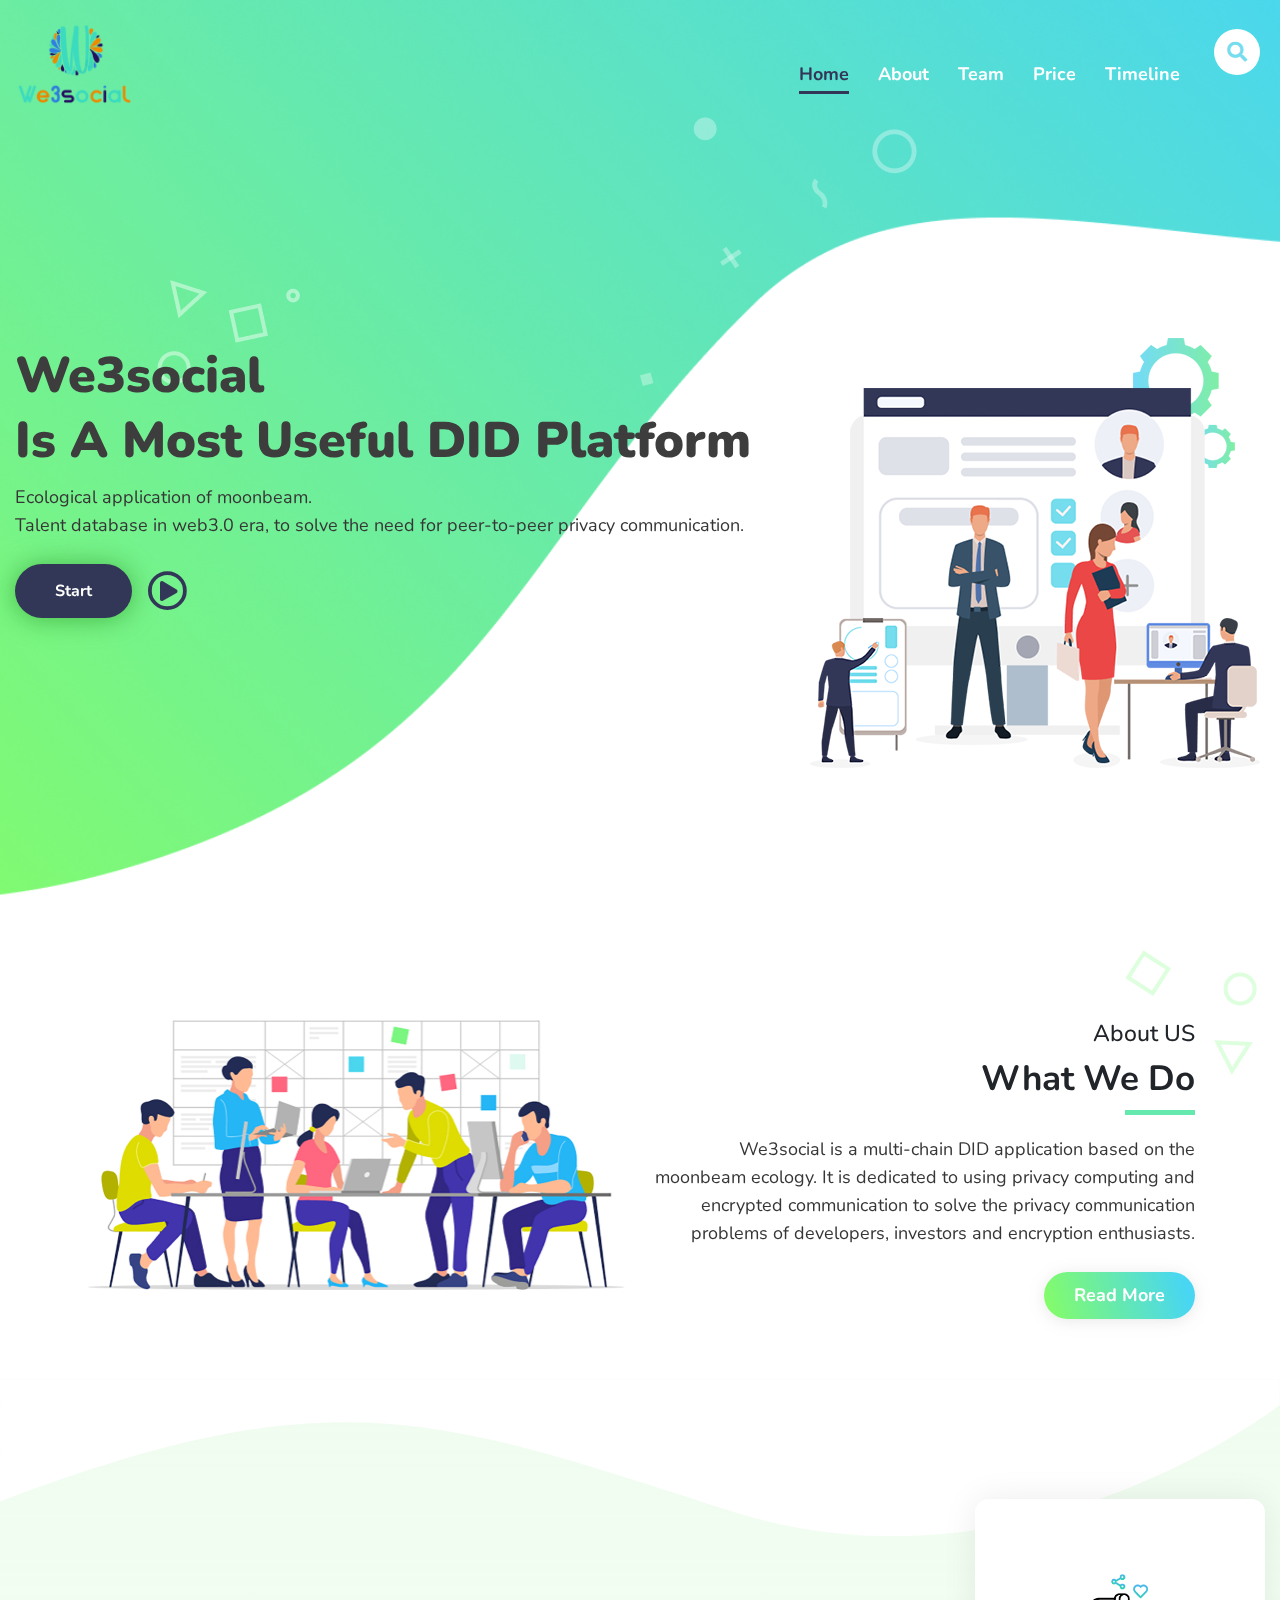
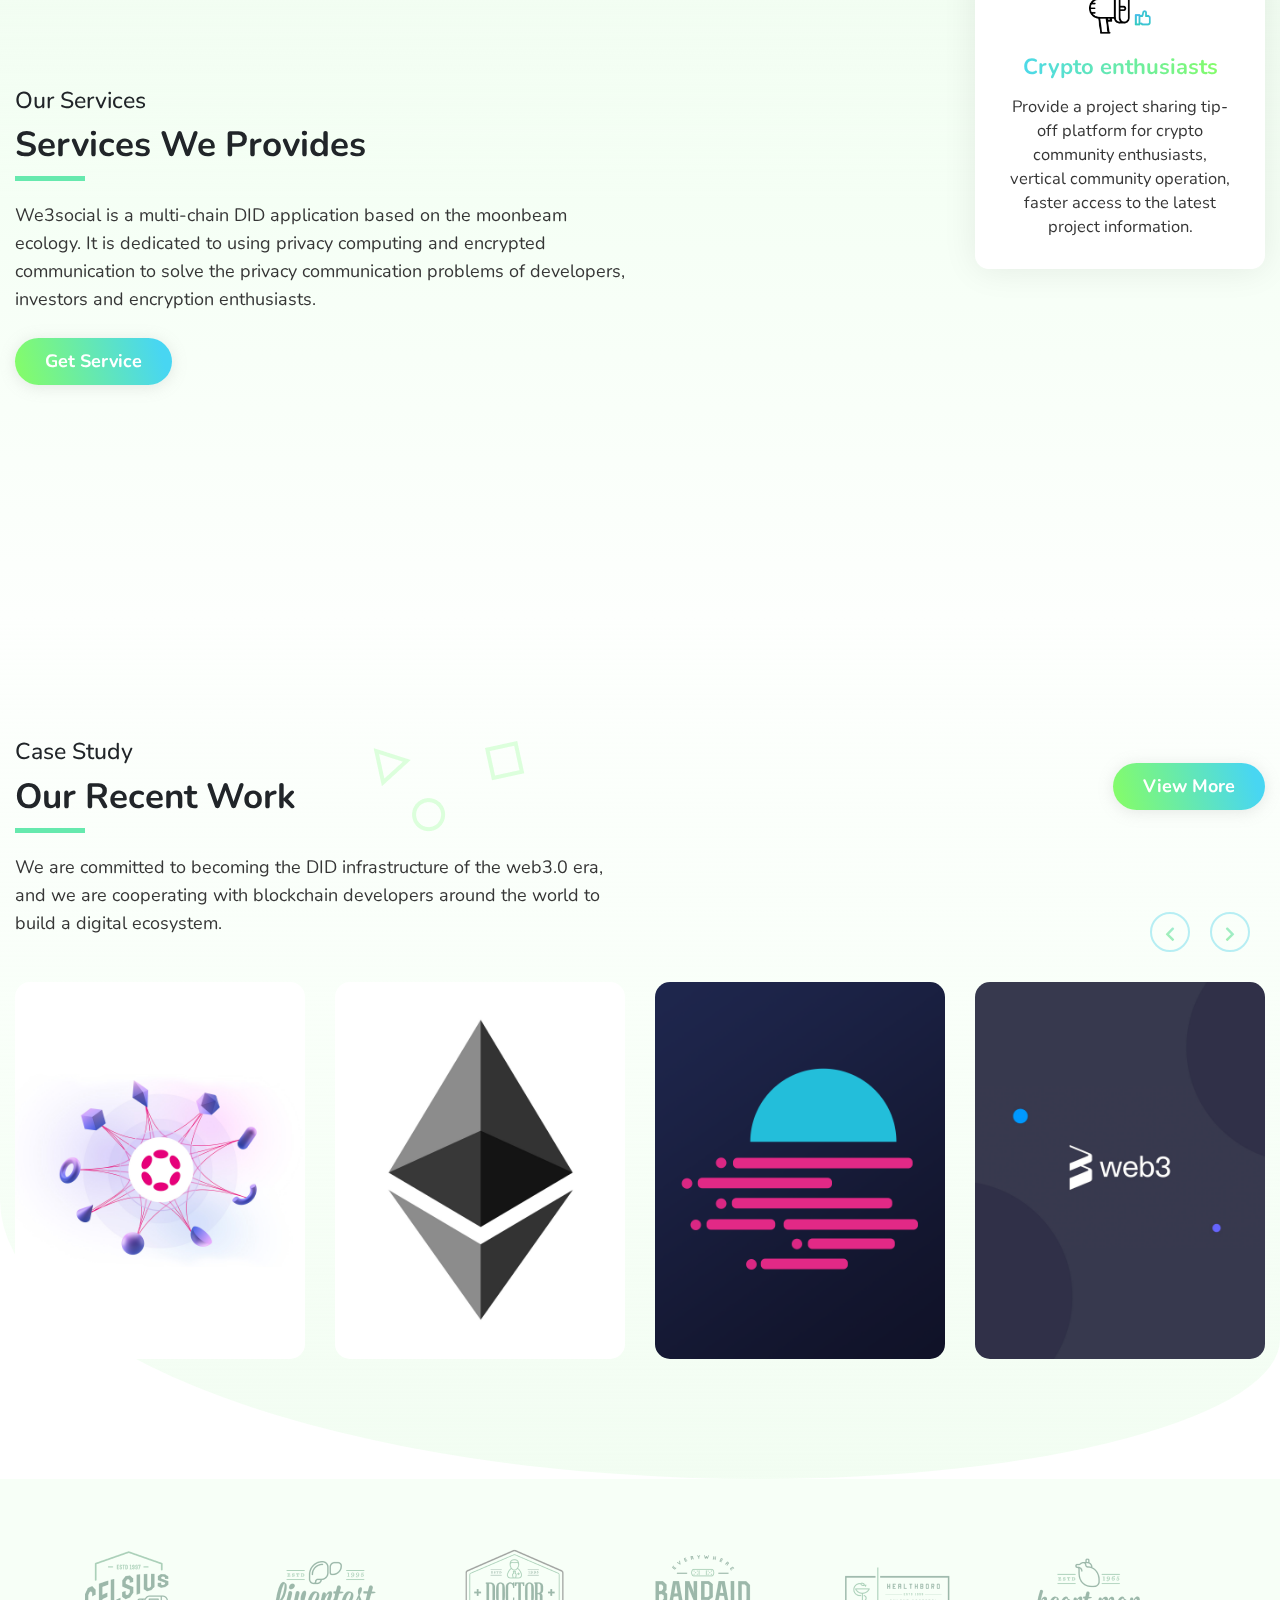
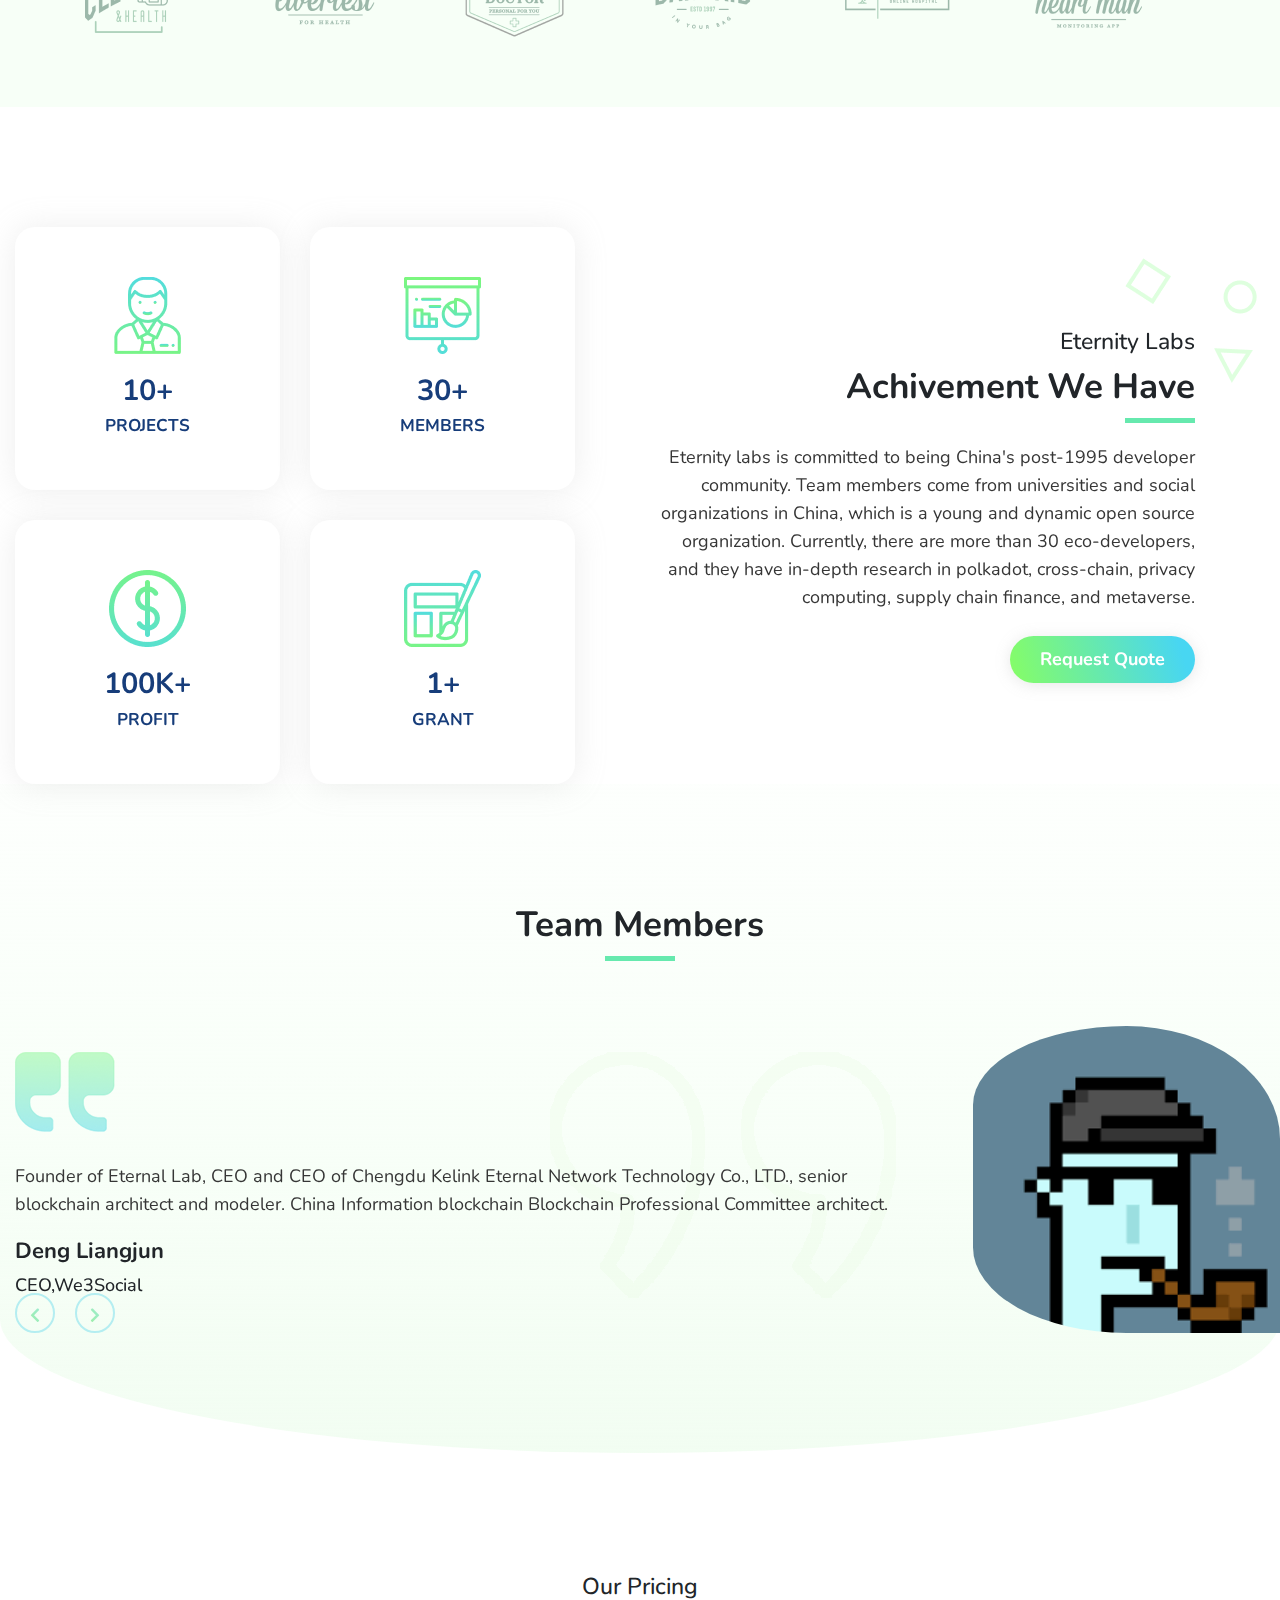
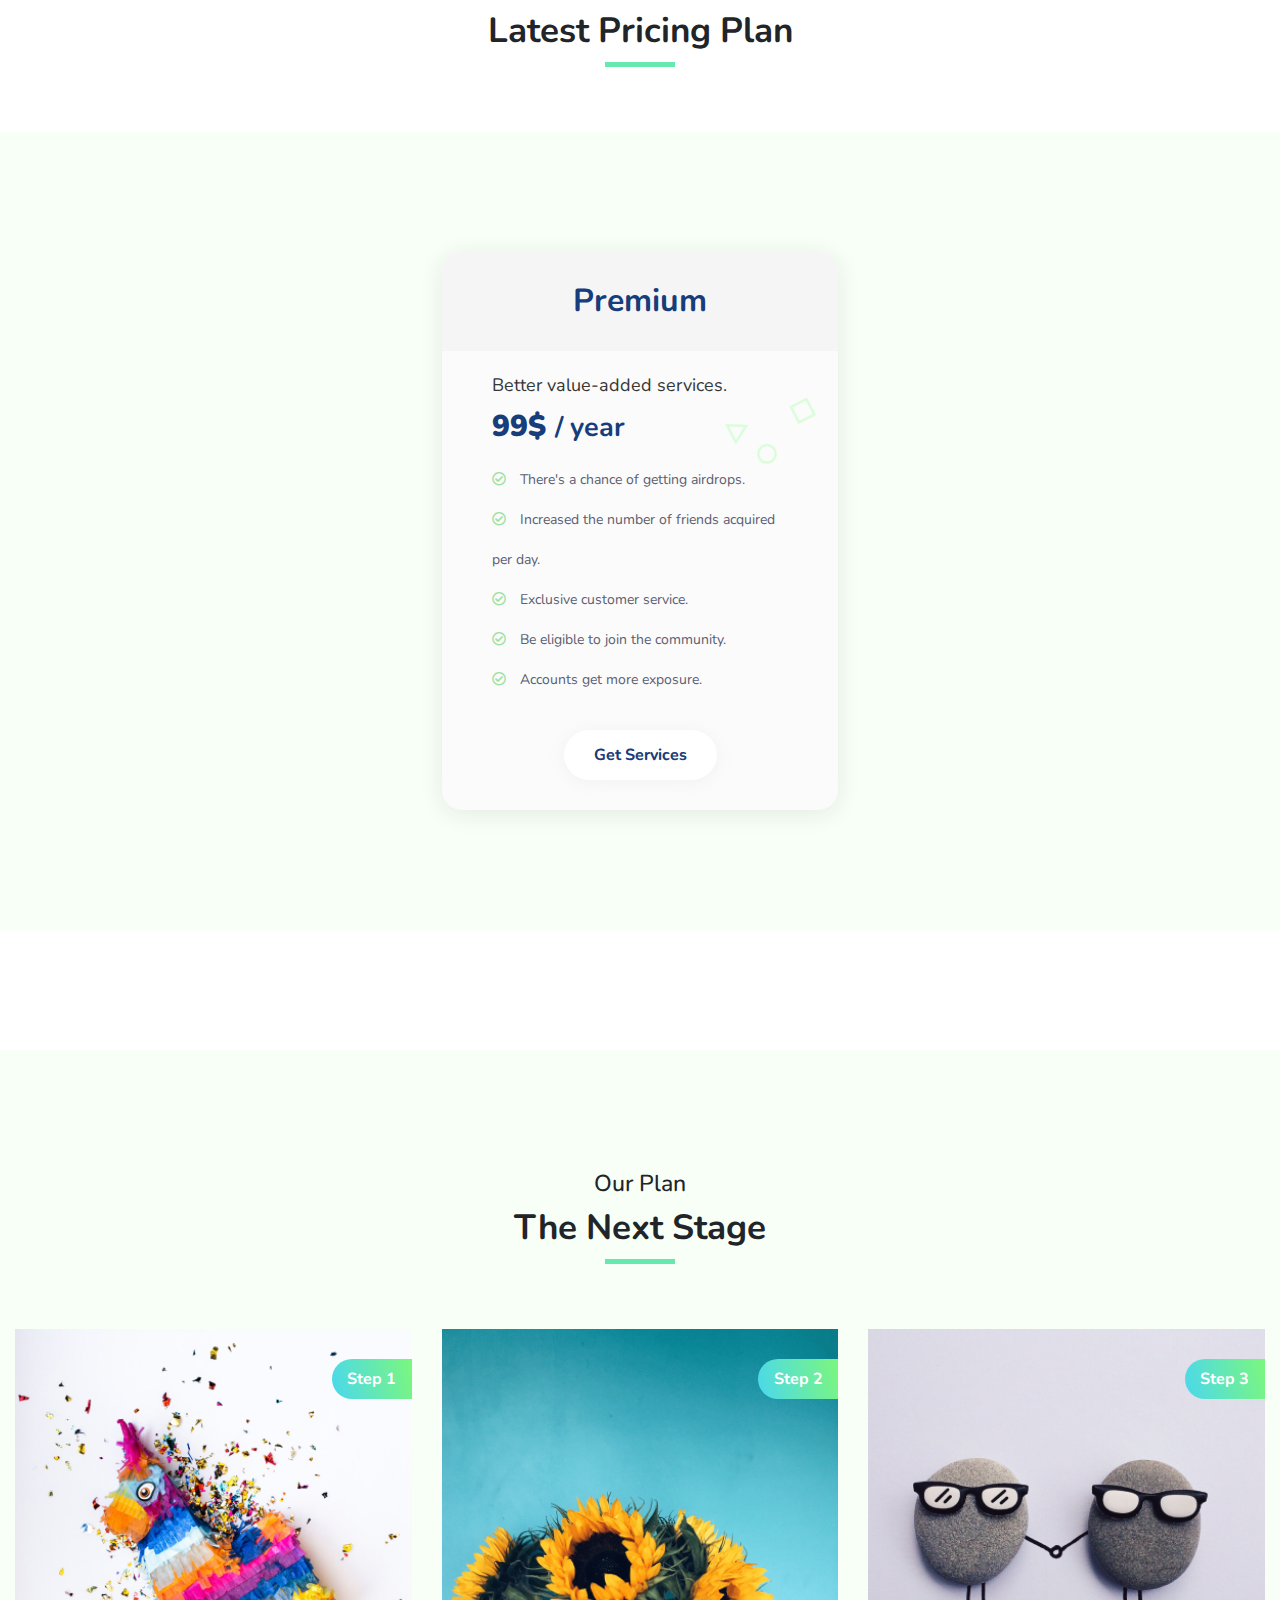
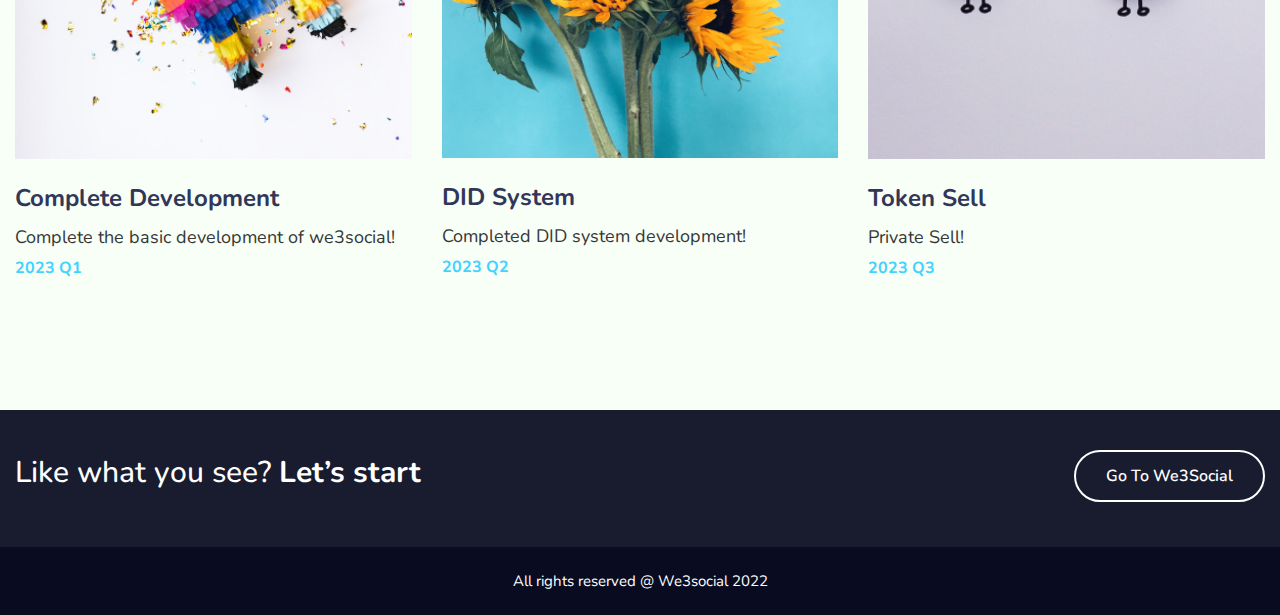
<file: Coagex/index.html>
<!doctype html>
<html lang="ZXX">

<head>
	<title>We3Social</title>
	<!-- Required meta tags -->
	<meta charset="utf-8">
	<meta name="viewport" content="width=device-width, initial-scale=1, shrink-to-fit=no">
	<meta name=description content="">
	<meta name=author content="Enventer">
	<link rel="icon" href="img/favicon.png" type="image/png">
	<!-- Bootstrap CSS -->
	<link rel="stylesheet" href="css/bootstrap.min.css">
	<!-- Fontawesome CSS -->
	<link rel="stylesheet" href="https://use.fontawesome.com/releases/v5.2.0/css/all.css">
	<!-- Google Font -->
	<link href="https://fonts.googleapis.com/css?family=Nunito:400,700,900&display=swap" rel="stylesheet">
	<!-- Meanmenu css -->
	<link rel="stylesheet" href="css/meanmenu.css">
	<!-- Magnific css -->
	<link rel="stylesheet" href="css/magnific-popup.min.css">
	<!-- Animation CSS -->
	<link href="css/aos.min.css" rel="stylesheet">
	<!-- Slick Carousel CSS -->
	<link href="css/slick.css" rel="stylesheet">
	<!-- Main CSS -->
	<link rel="stylesheet" href="style.css">
	<link rel="stylesheet" href="css/responsive.css">
</head>

<body>
	<!--[if lt IE 8]>
<p class="browserupgrade">You are using an <strong>outdated</strong> browser. Please <a href="http://browsehappy.com/">upgrade your browser</a> to improve your experience.</p>
<![endif]-->

	<!--  Preloader Start
========================-->
	<div id='preloader'>
		<div id='status'>
			<img src='img/loading.gif' alt='LOADING....!!!!!' />
		</div>
	</div>

	<!--=========== Main Header area ===============-->
	<header id="home">
		<div class="main-navigation">
			<div class="container">
				<div class="row">
					<!-- logo-area-->
					<div class="col-xl-2 col-lg-3 col-md-3">
						<div class="logo-area">
							<a href="index.html"><img src="img/logo.png" alt="enventer"></a>
						</div>
					</div>
					<!-- mainmenu-area-->
					<div class="col-xl-10 col-lg-9 col-md-9">
						<div class="main-menu f-right">
							<nav id="mobile-menu">
								<ul>
									<li>
										<a class="current" href="index.html">home</a>
									</li>
									<li>
										<a href="#about">about</a>
									</li>
									<li>
										<a href="#team">team</a>
									</li>
									<!-- dropdown menu-area-->
									<li>
										<a href="#price">price</i>
										
									</li>
									<li>
										<a href="#time">Timeline</a>
									</li>
								</ul>
							</nav>
						</div>
						<!-- mobile menu-->
						<div class="mobile-menu"></div>
						<!--Search-->
						<div class="search-box-area">
							<div id="search" class="fade">
								<a href="#" class="close-btn" id="close-search">
									<em class="fa fa-times"></em>
								</a>
								<input placeholder="what are you looking for?" id="searchbox" type="search" />
							</div>
							<div class="search-icon-area">
								<a href='#search'>
									<i class="fa fa-search"></i>
								</a>
							</div>
						</div>
					</div>
				</div>
			</div>
		</div>
	</header>
	<!-- =========Header Content Area=========== -->
	<section>
		<div class="header-content-area">
			<div class="container">
				<!--header pattern-->
				<div class="header-pattern-1">
					<img src="img/header-pattern-1.png" alt="">
				</div>
				<div class="header-pattern-2">
					<img src="img/header-pattern2.png" alt="">
				</div>
				<div class="header-animation-area">
					<div class="row">
						<div class="col-xl-12 col-lg-12 col-md-12">
							<!--header text-->
							<div class="intro-text">
								<h1 data-aos="slide-right" data-aos-anchor-placement="top-bottom" data-aos-delay="700" data-aos-duration="1200">We3social <br>is a most useful DID platform</h1>
								<p data-aos="fade-in" data-aos-anchor-placement="top-bottom" data-aos-delay="1500" data-aos-duration="1200">Ecological application of moonbeam. <br>
									Talent database in web3.0 era, to solve the need for peer-to-peer privacy communication.</p>
								<div class="learnmore" data-aos="fade-in" data-aos-anchor-placement="top-bottom" data-aos-delay="1500" data-aos-duration="1200">
									<a href="http://dapp.w3social.chat" class="skill-btn"> Start</a>
									<div class="learnmore2">
										<a href="https://www.youtube.com/watch?v=kOxSwUQ-cSE" class="skill-btn-youtube popup-youtube"><i class="far fa-play-circle"></i></a>
									</div>
								</div>
							</div>
						</div>
						<!--header artwork-->
						<div class="header-1-artwork">
							<div class="layer">
								<img src="img/header-1-artwork.png" alt="">
								<div class="layer-1" data-aos="fade-up" data-aos-anchor-placement="top-bottom" data-aos-delay="800" data-aos-duration="1000">
									<img src="img/man-in-board.png" alt="">
								</div>
								<div class="layer-2" data-aos="fade-up" data-aos-anchor-placement="top-bottom" data-aos-delay="800" data-aos-duration="1000">
									<img src="img/man-in-pc.png" alt="">
								</div>
								<div class="layer-3">
									<img src="img/spin.png" alt="">
								</div>
							</div>
						</div>
					</div>
				</div>
			</div>
		</div>
	</section>
	<!-- =========About Us Area=========== -->
	<section id = "about">
		<div class="home-about-area">
			<div class="container">
				<div class="row">
					<!--about image-->
					<div class="col-xl-6 col-lg-6 col-md-6">
						<div class="home-about-image">
							<img src="img/home-about.jpg" alt="">
						</div>
					</div>
					<!--about text-->
					<div class="col-xl-6 col-lg-6 col-md-6">
						<div class="section-heading-1 home-about-text">
							<h4>About US</h4>
							<h3>What we do</h3>
							<p>We3social is a multi-chain DID application based on the moonbeam ecology. It is dedicated to using privacy computing and encrypted communication to solve the privacy communication problems of developers, investors and encryption enthusiasts. </p>
							<div class="section-button">
								<a href="#">Read More</a>
							</div>
							<div class="e-pattern">
								<img src="img/expertise/e-pattern.png" alt="">
							</div>
						</div>
					</div>
				</div>
			</div>
		</div>
	</section>
	<!-- =========Service Area=========== -->
	<section>
		<div class="services-area">
			<svg id="curve" data-name="layer 1" xmlns="http://www.w3.org/2000/svg" viewbox="0 0 1416.99 174.01">
				<path class="cls-1" d="M0,280.8S283.66,59,608.94,163.56s437.93,150.57,808,10.34V309.54H0V280.8Z" transform="translate(0 -135.53)" />
			</svg>
			<div class="container">
				<div class="row">
					<div class="col-xl-6 col-lg-6 col-md-5 d-flex align-items-center">
						<!--service heading text-->
						<div class="section-heading-2 section-heading-2-p">
							<h4>our services</h4>
							<h3>Services We provides</h3>
							<p>We3social is a multi-chain DID application based on the moonbeam ecology. It is dedicated to using privacy computing and encrypted communication to solve the privacy communication problems of developers, investors and encryption enthusiasts.</p>
							<div class="section-button">
								<a href="#">get service</a>
							</div>
						</div>
					</div>
					<div class="col-xl-6 col-lg-6 col-md-7">
						<div class="row">
							<!--service box-->
							<div class="col-xl-6 col-lg-6 col-md-6 col-sm-6 d-flex align-items-center">
								<div class="single-service" data-aos="fadein" data-aos-anchor-placement="top-bottom" data-aos-delay="100" data-aos-duration="1000">
									<div class="service-icon">
										<img src="img/service/1.png" alt="">
									</div>
									<div class="service-text">
										<h3>The Builder</h3>
										<p> Provide a channel for web3 builders to communicate and share, reduce the resource consumption of early projects in the search for human resources, faster to find developers.</p>
									</div>
									<div class="servive-p-1">
										<img src="img/service/service-p-1.png" alt="">
									</div>
								</div>
							</div>
							<div class="col-xl-6 col-lg-6 col-md-6 col-sm-6 margin-top-sb-30">
								<div class="row">
									<!--service box-->
									<div class="col-xl-12">
										<div class="single-service">
											<div class="service-icon">
												<img src="img/service/3.png" alt="">
											</div>
											<div class="service-text">
												<h3>Crypto enthusiasts</h3>
												<p>Provide a project sharing tip-off platform for crypto community enthusiasts, vertical community operation, faster access to the latest project information.</p>
											</div>
										</div>
									</div>
									<!--service box-->
									<div class="col-xl-12">
										<div class="single-service service-mt-30" data-aos="fadein" data-aos-anchor-placement="top-bottom" data-aos-delay="300" data-aos-duration="1000">
											<div class="service-icon">
												<img src="img/service/2.png" alt="">
											</div>
											<div class="service-text">
												<h3>The DID</h3>
												<p>Built DID infrastructure wallet based on moonbeam.</p>
											</div>
											<div class="servive-p-2">
												<img src="img/service/service-p-3.png" alt="">
											</div>
										</div>
									</div>
								</div>
							</div>
						</div>
					</div>
				</div>
			</div>
		</div>
	</section>
	<!-- =========Portfolio Area=========== -->
	<section >
		<div class="portfolio-area">
			<div class="container">
				<div class="row">
					<div class="col-xl-6 col-lg-6 col-md-6">
						<!--portfolio heading text-->
						<div class="section-heading-2 portfolio-pattern">
							<h4>Case Study</h4>
							<h3>Our Recent Work</h3>
							<p>We are committed to becoming the DID infrastructure of the web3.0 era, and we are cooperating with blockchain developers around the world to build a digital ecosystem.</p>
							<div class="p-pattern">
								<img src="img/portfolio/p-pattern.png" alt="">
							</div>
						</div>
					</div>
					<!--portfolio view more button-->
					<div class="col-xl-6 col-lg-6 col-md-6">
						<div class="portfolio-button-area">
							<div class="section-button">
								<a href="#">view more</a>
							</div>
						</div>
					</div>
				</div>
				<div class="row portfolio-item-slider">
					
					<!--single potfolio item-->
					<div class="single-portfolio-item">
						<img src="img/portfolio/polkadot.pic.jpg" alt="">
						<div class="portfolio-item-content">
							<div class="item-icon">
								<a href="#"><i class="fas fa-link"></i></a>
							</div>
							<div class="item-text">
								<h5>Polkadot</h5>
								<p>Lorem ipsum dolor sit amet, consectetur adipisicing elit. Deleniti explicabo, ea dolores.</p>
							</div>
						</div>
					</div>
					<!--single potfolio item-->
					<div class="single-portfolio-item">
						<img src="img/portfolio/ethereum.pic.jpg" alt="">
						<div class="portfolio-item-content">
							<div class="item-icon">
								<a href="#"><i class="fas fa-link"></i></a>
							</div>
							<div class="item-text">
								<h5>Ethereum </h5>
								<p>Lorem ipsum dolor sit amet, consectetur adipisicing elit. Deleniti explicabo, ea dolores.</p>
							</div>
						</div>
					</div>
					<!--single potfolio item-->
					<div class="single-portfolio-item">
						<img src="img/portfolio/moonbeam.jpg" alt="">
						<div class="portfolio-item-content">
							<div class="item-icon">
								<a href="#"><i class="fas fa-link"></i></a>
							</div>
							<div class="item-text">
								<h5>Moonbeam</h5>
								<p>Lorem ipsum dolor sit amet, consectetur adipisicing elit. Deleniti explicabo, ea dolores.</p>
							</div>
						</div>
					</div>
					<!--single potfolio item-->
					<div class="single-portfolio-item">
						<img src="img/portfolio/web3.pic.jpg" alt="">
						<div class="portfolio-item-content">
							<div class="item-icon">
								<a href="#"><i class="fas fa-link"></i></a>
							</div>
							<div class="item-text">
								<h5>Eternitylabs </h5>
								<p>Lorem ipsum dolor sit amet, consectetur adipisicing elit. Deleniti explicabo, ea dolores.</p>
							</div>
						</div>
					</div>
					
					<!--single potfolio item-->
					<div class="single-portfolio-item">
						<img src="img/portfolio/polkadot.pic.jpg" alt="">
						<div class="portfolio-item-content">
							<div class="item-icon">
								<a href="#"><i class="fas fa-link"></i></a>
							</div>
							<div class="item-text">
								<h5>Polkadot</h5>
								<p>Lorem ipsum dolor sit amet, consectetur adipisicing elit. Deleniti explicabo, ea dolores.</p>
							</div>
						</div>
					</div>
					<!--single potfolio item-->
					<div class="single-portfolio-item">
						<img src="img/portfolio/ethereum.pic.jpg" alt="">
						<div class="portfolio-item-content">
							<div class="item-icon">
								<a href="#"><i class="fas fa-link"></i></a>
							</div>
							<div class="item-text">
								<h5>Ethereum </h5>
								<p>Lorem ipsum dolor sit amet, consectetur adipisicing elit. Deleniti explicabo, ea dolores.</p>
							</div>
						</div>
					</div>
					<!--single potfolio item-->
					<div class="single-portfolio-item">
						<img src="img/portfolio/moonbeam.jpg" alt="">
						<div class="portfolio-item-content">
							<div class="item-icon">
								<a href="#"><i class="fas fa-link"></i></a>
							</div>
							<div class="item-text">
								<h5>Moonbeam</h5>
								<p>Lorem ipsum dolor sit amet, consectetur adipisicing elit. Deleniti explicabo, ea dolores.</p>
							</div>
						</div>
					</div>
					<!--single potfolio item-->
					<div class="single-portfolio-item">
						<img src="img/portfolio/web3.pic.jpg" alt="">
						<div class="portfolio-item-content">
							<div class="item-icon">
								<a href="#"><i class="fas fa-link"></i></a>
							</div>
							<div class="item-text">
								<h5>Eternitylabs </h5>
								<p>Lorem ipsum dolor sit amet, consectetur adipisicing elit. Deleniti explicabo, ea dolores.</p>
							</div>
						</div>
					</div>
					
					
				</div>
			</div>
		</div>
	</section>
	<!-- =========Expertise Area=========== -->

	<!-- =========Client Area=========== -->
	<div class="client-area">
		<div class="container">
			<div class="row d-flex align-items-center">
				<!--single clients logo-->
				<div class="col-xl-2 col-lg-2 col-md-4 col-sm-4 col-6">
					<div class="single-client-img">
						<img src="img/client/1.png" alt="">
					</div>
				</div>
				<!--single clients logo-->
				<div class="col-xl-2 col-lg-2 col-md-4 col-sm-4 col-6">
					<div class="single-client-img">
						<img src="img/client/2.png" alt="">
					</div>
				</div>
				<!--single clients logo-->
				<div class="col-xl-2 col-lg-2 col-md-4 col-sm-4 col-6">
					<div class="single-client-img">
						<img src="img/client/3.png" alt="">
					</div>
				</div>
				<!--single clients logo-->
				<div class="col-xl-2 col-lg-2 col-md-4 col-sm-4 col-6">
					<div class="single-client-img">
						<img src="img/client/4.png" alt="">
					</div>
				</div>
				<!--single clients logo-->
				<div class="col-xl-2 col-lg-2 col-md-4 col-sm-4 col-6">
					<div class="single-client-img">
						<img src="img/client/5.png" alt="">
					</div>
				</div>
				<!--single clients logo-->
				<div class="col-xl-2 col-lg-2 col-md-4 col-sm-4 col-6">
					<div class="single-client-img">
						<img src="img/client/6.png" alt="">
					</div>
				</div>
			</div>
		</div>
	</div>
	<!-- =========Counter Area=========== -->
	<section>
		<div class="main-counter-area">
			<div class="container">
				<div class="row">
					<div class="col-xl-6">
						<div class="row counter-area-small">
							<!-- single-coutdown-->
							<div class="col-xl-6 col-lg-6 col-md-6 col-sm-6 single-count-item-mb">
								<div class="single-count-area"><img src="img/counter/manager.png" alt=""> <br> <span class="counter">10</span><span>+</span>
									<p>projects</p>
								</div>
							</div>
							<!-- single-coutdown-->
							<div class="col-xl-6 col-lg-6 col-md-6 col-sm-6 single-count-item-mb">
								<div class="single-count-area"><img src="img/counter/chart.png" alt=""><br><span class="counter">30</span><span>+</span>
									<p>members</p>
								</div>
							</div>
							<!-- single-coutdown-->
							<div class="col-xl-6 col-lg-6 col-md-6 col-sm-6">
								<div class="single-count-area"> <img src="img/counter/coin.png" alt=""> <br> <span class="counter">100</span><span>k+</span>
									<p>profit</p>
								</div>
							</div>
							<!-- single-coutdown-->
							<div class="col-xl-6 col-lg-6 col-md-6 col-sm-6 margin-top-sb-30">
								<div class="single-count-area"> <img src="img/counter/theme.png" alt=""> <br> <span class="counter">1</span><span>+</span>
									<p>Grant</p>
								</div>
							</div>
						</div>
					</div>
					<!-- section heading text-->
					<div class="col-xl-6 d-flex align-items-center">
						<div class="section-heading-1 home-counter-text">
							<h4>Eternity labs</h4>
							<h3>Achivement we have</h3>
							<p> Eternity labs is committed to being China's post-1995 developer community. Team members come from universities and social organizations in China, which is a young and dynamic open source organization. Currently, there are more than 30 eco-developers, and they have in-depth research in polkadot, cross-chain, privacy computing, supply chain finance, and metaverse.</p>
							<div class="section-button">
								<a href="#">Request quote</a>
							</div>
							<div class="e-pattern">
								<img src="img/expertise/e-pattern.png" alt="">
							</div>
						</div>
					</div>
				</div>
			</div>
		</div>
	</section>
	<!-- =========Testimonial Area=========== -->
	<section id = "team">
		<div class="testimonial-area">
			<div class="container">
				<div class="row">
					<!-- testimonial heading text-->
					<div class="col-xl-12">
						<div class="section-heading-3">
							<!-- <h4>Testimonial</h4> -->
							<h3>Team members</h3>
						</div>
					</div>
				</div>
				<div class="row testimonial-slider">
					<!-- single testimonial-->
					<div class="single-testimonial d-flex align-items-center">
						<div class="left-content">
							<div class="quotation">
								<img src="img/client/qoute.png" alt="">
							</div>
							<div class="testi-slider-text">
								<p>  Founder of Eternal Lab, CEO and CEO of Chengdu Kelink Eternal Network Technology Co., LTD., senior blockchain architect and modeler. China Information blockchain Blockchain Professional Committee architect.</p>
								<h4>Deng Liangjun</h4>
								<h5>CEO,We3Social</h5>
							</div>
							<div class="right-quote">
								<img src="img/client/right-quote.png" alt="">
							</div>
						</div>
						<div class="right-content">
							<div class="testimonial-img">
								<img src="img/client/testimonial-1.png" alt="">
							</div>
						</div>
					</div>
					<!-- single testimonial-->
					<div class="single-testimonial d-flex align-items-center">
						<div class="left-content">
							<div class="quotation">
								<img src="img/client/qoute.png" alt="">
							</div>
							<div class="testi-slider-text">
								<p> Beijing Information Technology Master, early co-creator of Eternity labs, senior blockchain HRBP, chief blockchain operation Officer.</p>
								<h4>LiuLei</h4>
								<h5>COO,We3Social</h5>
							</div>
							<div class="right-quote">
								<img src="img/client/right-quote.png" alt="">
							</div>
						</div>
						<div class="right-content">
							<div class="testimonial-img">
								<img src="img/client/test.jpeg" alt="">
							</div>
						</div>
					</div>
					<!-- single testimonial-->
					<div class="single-testimonial d-flex align-items-center">
						<div class="left-content">
							<div class="quotation">
								<img src="img/client/qoute.png" alt="">
							</div>
							<div class="testi-slider-text">
								<p> Master of Tsinghua University, early co-creator of Eternal Lab, senior blockchain technology developer and chief blockchain scientist.</p>
								<h4>Wang YF</h4>
								<h5>Chief Scientist,We3Social</h5>
							</div>
							<div class="right-quote">
								<img src="img/client/right-quote.png" alt="">
							</div>
						</div>
						<div class="right-content">
							<div class="testimonial-img">
								<img src="img/client/crypto.jpeg" alt="">
							</div>
						</div>
					</div>

					<!-- single testimonial-->
					<div class="single-testimonial d-flex align-items-center">
						<div class="left-content">
							<div class="quotation">
								<img src="img/client/qoute.png" alt="">
							</div>
							<div class="testi-slider-text">
								<p> Front end Senior development Engineer.</p>
								<h4>Kong Lili</h4>
								<h5>front-end,We3Social</h5>
							</div>
							<div class="right-quote">
								<img src="img/client/right-quote.png" alt="">
							</div>
						</div>
						<div class="right-content">
							<div class="testimonial-img">
								<img src="img/client/test.jpeg" alt="">
							</div>
						</div>
					</div>


				</div>
			</div>
		</div>
	</section>
	<!-- =========Pricing Area=========== -->
	<section id="price">
		<div class="pricing-plan-area">
			<div class="container">
				<div class="row">
					<!-- price heading text-->
					<div class="col-xl-12">
						<div class="section-heading-3">
							<h4>our Pricing</h4>
							<h3>latest Pricing plan</h3>
						</div>
					</div>
				</div>
				<div class="row d-flex justify-content-center home-blog-area" >
			

					<!-- single price-->
					<div class="col-xl-4 col-lg-4 col-md-4 col-sm-6 margin-top-sb-30 margin-top-lb-30">
						<div class="single-price">
							<div class="price-pattern">
								<img src="img/p-pattern.png" alt="">
							</div>
							<div class="package">
								<h3>Premium</h3>
							</div>
							<div class="price-qoute">
								<p>Better value-added services.</p>
								<h2>99$ <span>/ year </span></h2>
							</div>
							<div class="price-details">
								<ul>
									<li><i class="far fa-check-circle"></i> There's a chance of getting airdrops.</li>
									<li><i class="far fa-check-circle"></i> Increased the number of friends acquired per day.</li>
									<li><i class="far fa-check-circle"></i> Exclusive customer service.</li>
									<li><i class="far fa-check-circle"></i> Be eligible to join the community.</li>
									<li><i class="far fa-check-circle"></i> Accounts get more exposure.</li>
								</ul>
							</div>
							<div class="price-button">
								<a href="#">Get Services</a>
							</div>
						</div>
					</div>
				
					



				</div>
			</div>
		</div>
	</section>
	<!-- =========Blog Area=========== -->
	<section id = "time">
		<div class="home-blog-area">
			<div class="container">
				<div class="row">
					<!-- blog heading text-->
					<div class="col-xl-12">
						<div class="section-heading-3">
							<h4>Our plan</h4>
							<h3>The next stage</h3>
						</div>
					</div>
				</div>
				<div class="row">
					<!-- single blog-->
					<div class="col-xl-4 col-lg-4 col-md-4 col-sm-6">
						<div class="home-single-blog">
							<div class="s-blog-image">
								<img src="img/blog/1.jpg" alt="">
								<div class="blog-post-date">
									<span>Step 1</span>
								</div>
							</div>
							<div class="s-blog-content">
								<h4>Complete development </h4>
								<p>Complete the basic development of we3social!</p>
								<a href="#">2023 Q1</a>
							</div>
						</div>
					</div>
					<!-- single blog-->
					<div class="col-xl-4 col-lg-4 col-md-4 col-sm-6 margin-top-sb-30">
						<div class="home-single-blog">
							<div class="s-blog-image">
								<img src="img/blog/3.png" alt="">
								<div class="blog-post-date">
									<span>Step 2</span>
								</div>
							</div>
							<div class="s-blog-content">
								<h4>DID system</h4>
								<p>Completed DID system development!</p>
								<a href="#">2023 Q2</a>
							</div>
						</div>
					</div>
					<!-- single blog-->
					<div class="col-xl-4 col-lg-4 col-md-4 col-sm-6 margin-top-sb-30 margin-top-lb-30">
						<div class="home-single-blog">
							<div class="s-blog-image">
								<img src="img/blog/2.png" alt="">
								<div class="blog-post-date">
									<span>Step 3</span>
								</div>
							</div>
							<div class="s-blog-content">
								<h4>Token Sell</h4>
								<p>Private Sell!</p>
								<a href="#">2023 Q3</a>
							</div>
						</div>
					</div>
				</div>
			</div>
		</div>
	</section>
	<!-- =========Call to Action=========== -->
	<div class="callto-action">
		<div class="container">
			<div class="row">
				<div class="col-xl-8 col-lg-8 col-md-8 col-sm-7">
					<div class="callto-action-text">
						<h5>Like what you see? <span>Let’s start</span> </h5>
					</div>
				</div>
				<div class="col-xl-4 col-lg-4 col-md-4 col-sm-5">
					<div class="callto-action-btn">
						<a href="http://dapp.w3social.chat">Go to We3Social</a>
					</div>
				</div>
			</div>
		</div>
	</div>
	<!-- =========Footer Area=========== -->
	<section id="footer-fixed">
		
		<!--copyright-->
		<footer>
			<p>All rights reserved @ We3social 2022</p>
		</footer>
	</section>
	<!-- Jquery JS -->
	<script src="js/vendor/jquery-2.2.4.min.js"></script>
	<!-- Proper JS -->
	<script src="js/popper.min.js"></script>
	<!-- Bootstrap Js -->
	<script src="js/bootstrap.min.js"></script>
	<!-- Video popup Js -->
	<script src="js/magnific-popup.min.js"></script>
	<!-- Waypoint Up Js -->
	<script src="js/waypoints.min.js"></script>
	<!-- Counter Up Js -->
	<script src="js/counterup.min.js"></script>
	<!-- Meanmenu Js -->
	<script src="js/meanmenu.min.js"></script>
	<!-- Animation Js -->
	<script src="js/aos.min.js"></script>
	<!-- Filtering Js -->
	<script src="js/isotope.min.js"></script>
	<!-- Background Move Js -->
	<script src="js/jquery.backgroundMove.js"></script>
	<!-- Slick Carousel Js -->
	<script src="js/slick.min.js"></script>
	<!-- ScrollUp Js -->
	<script src="js/scrollUp.js"></script>
	<!-- Main Js -->
	<script src="js/main.js"></script>
</body>

</html>
</file>
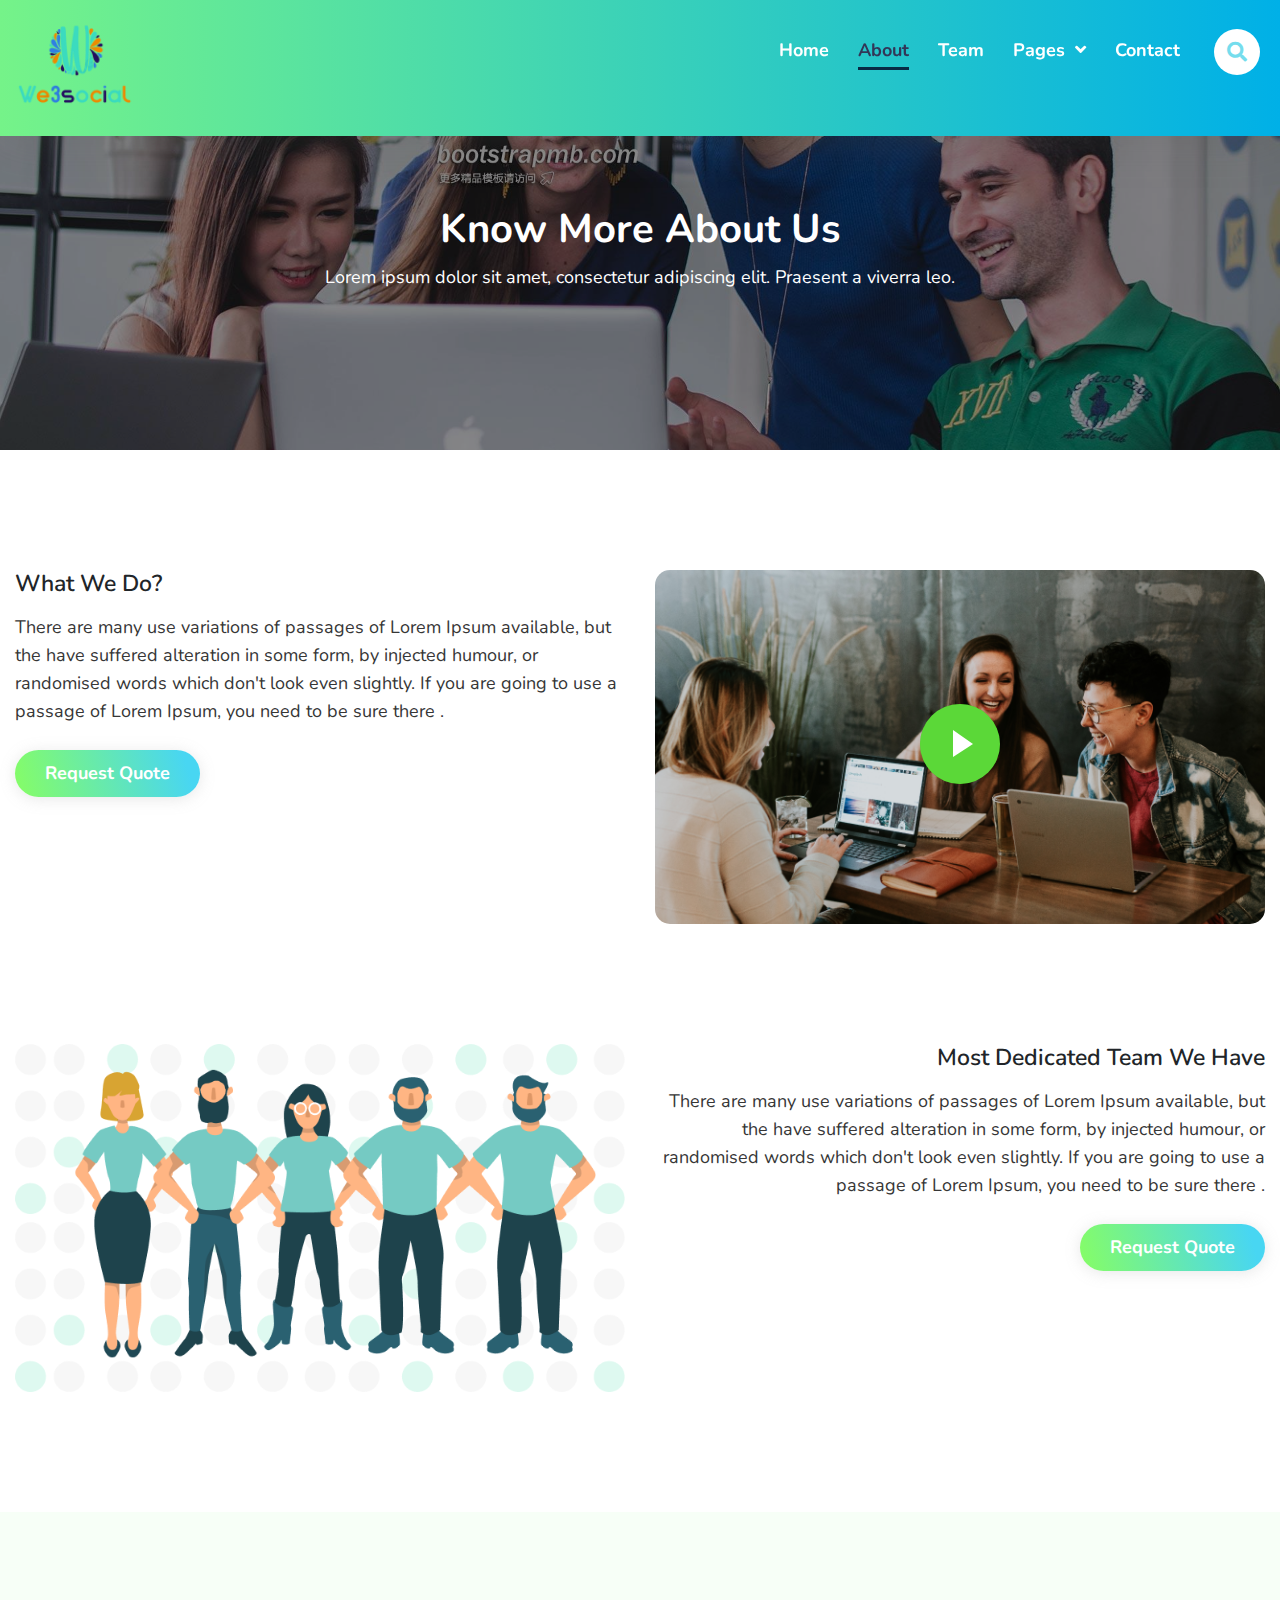
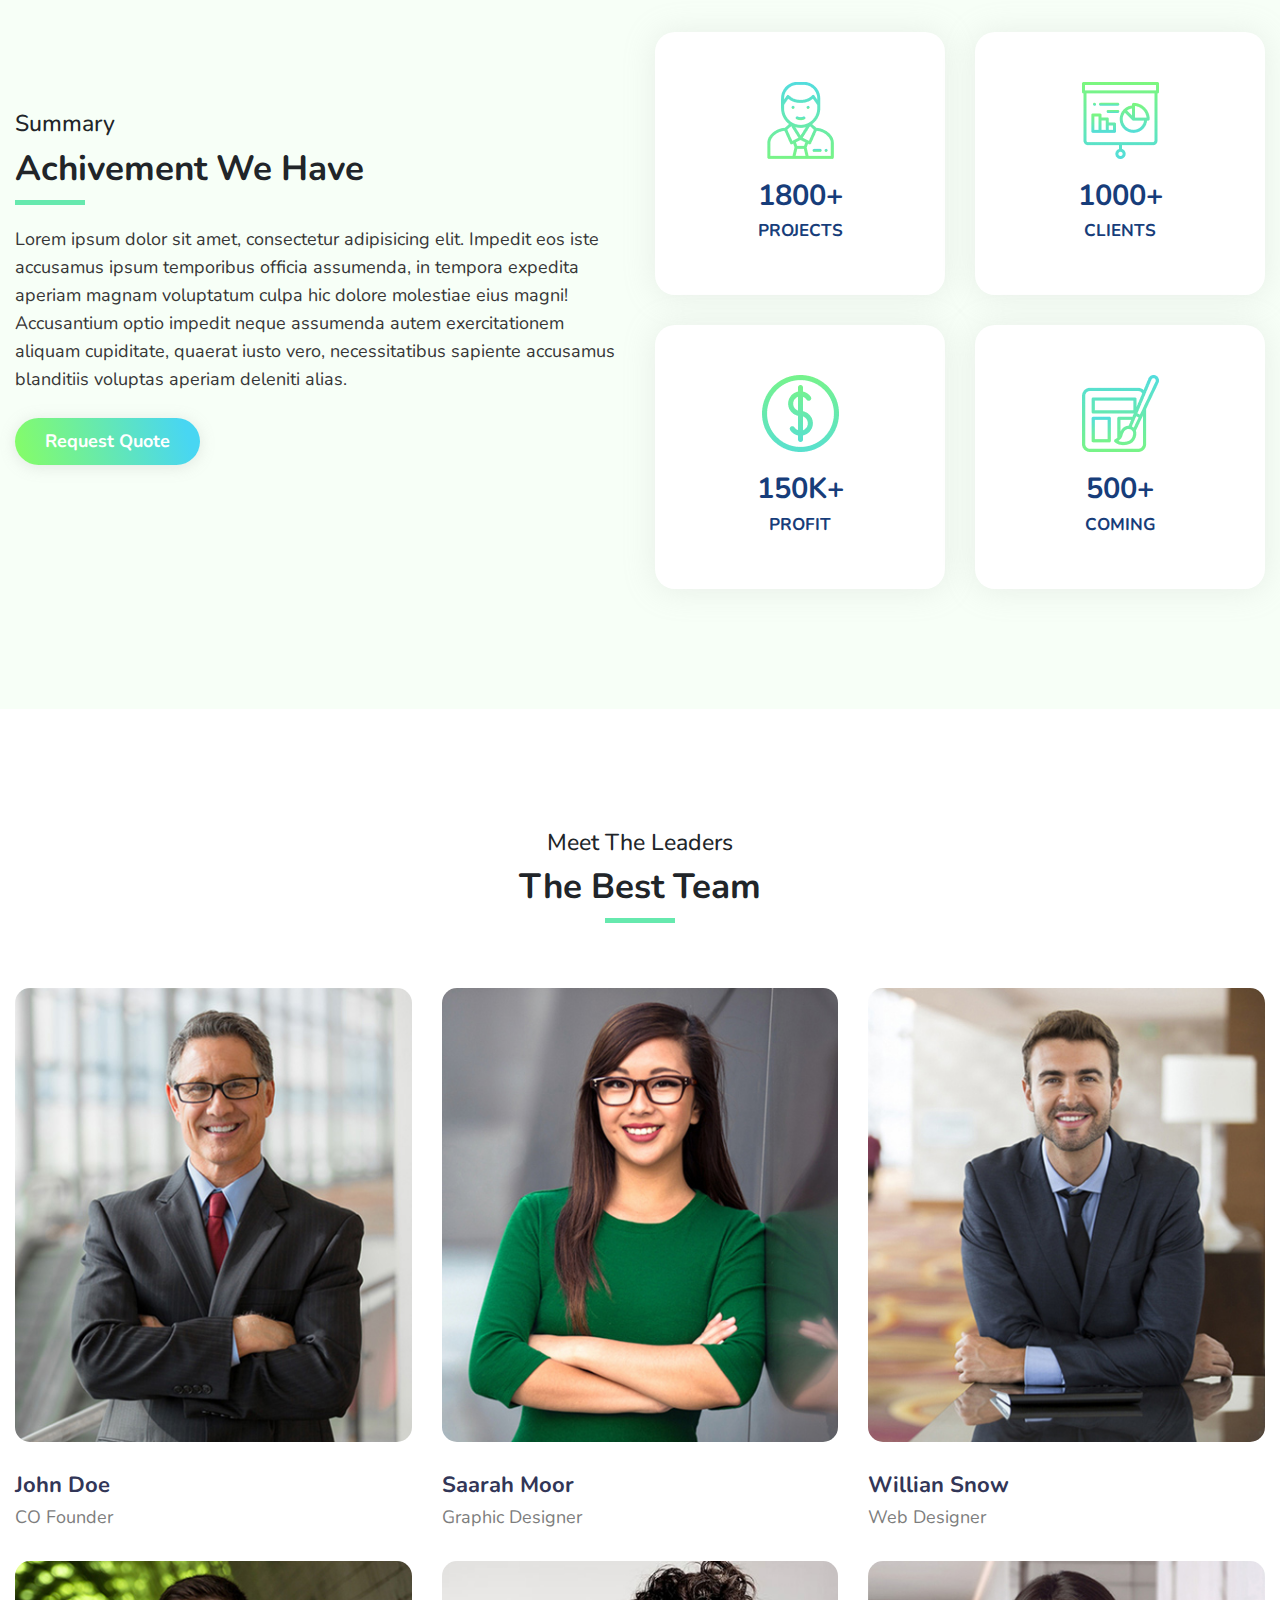
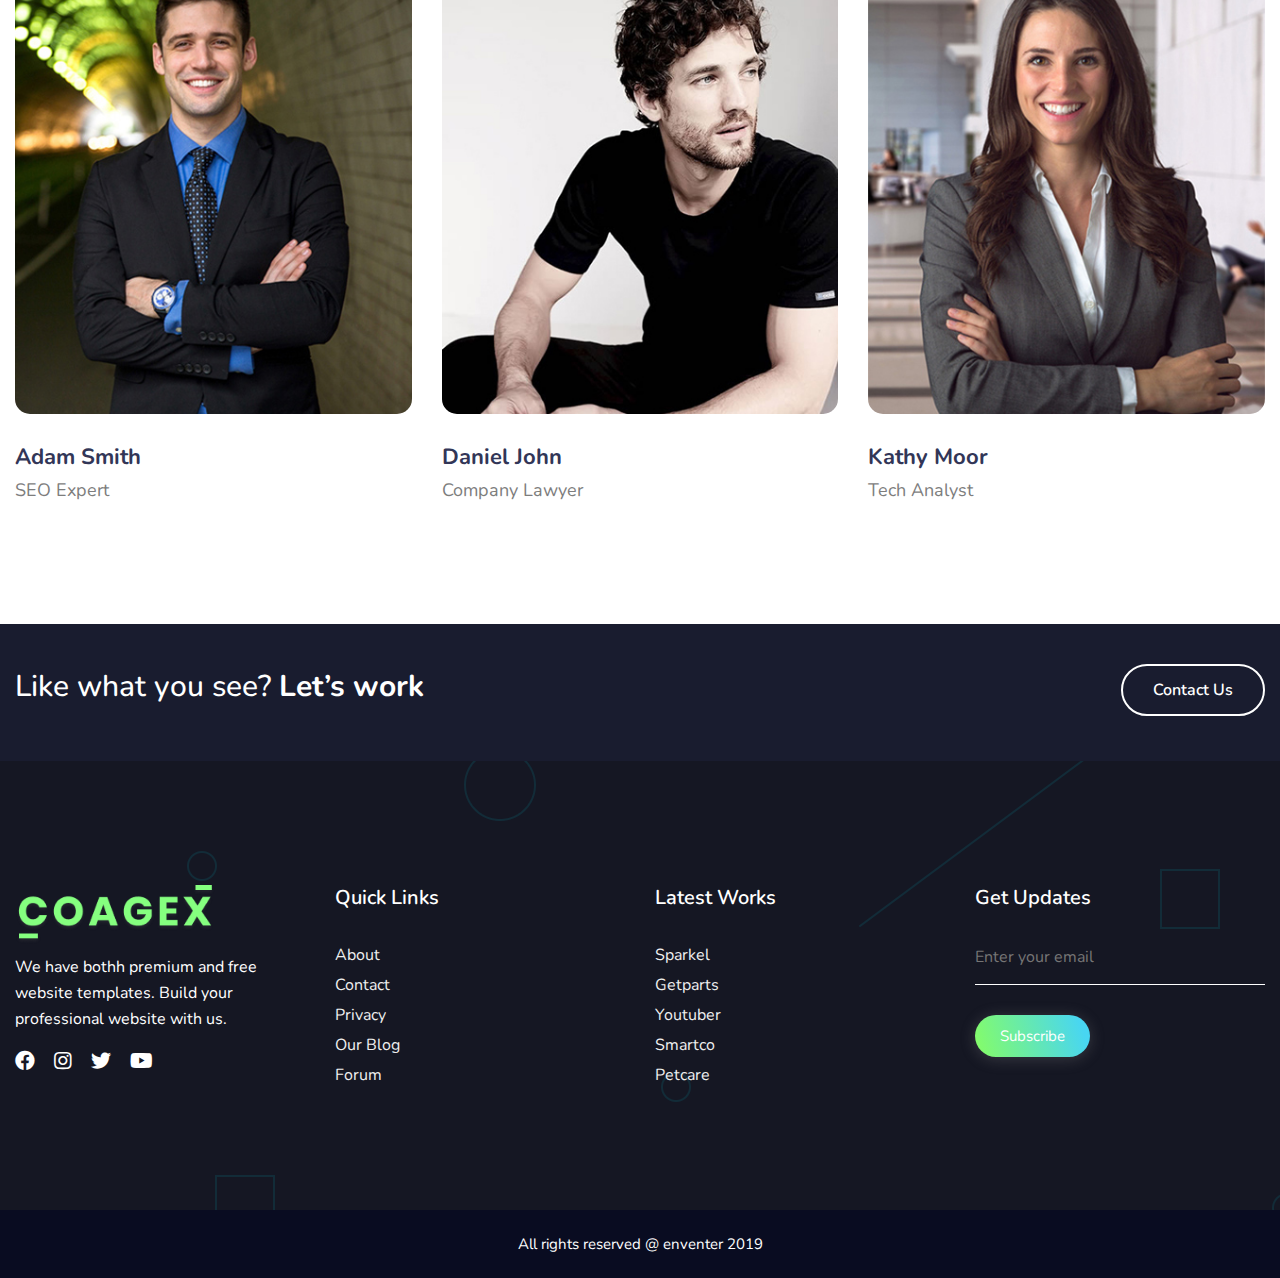
<file: Coagex/about-us.html>
<!doctype html>
<html lang="ZXX">

<head>
	<title>COAGEX - Creative Agency Template</title>
	<!-- Required meta tags -->
	<meta charset="utf-8">
	<meta name="viewport" content="width=device-width, initial-scale=1, shrink-to-fit=no">
	<meta name=description content="">
	<meta name=author content="Enventer">
	<link rel="icon" href="img/favicon.png" type="image/png">
	<!-- Bootstrap CSS -->
	<link rel="stylesheet" href="css/bootstrap.min.css">
	<!-- Fontawesome CSS -->
	<link rel="stylesheet" href="https://use.fontawesome.com/releases/v5.2.0/css/all.css">
	<!-- Google Font -->
	<link href="https://fonts.googleapis.com/css?family=Nunito:400,700,900&display=swap" rel="stylesheet">
	<!-- Meanmenu css -->
	<link rel="stylesheet" href="css/meanmenu.css">
	<!-- Magnific css -->
	<link rel="stylesheet" href="css/magnific-popup.min.css">
	<!-- Animation CSS -->
	<link href="css/aos.min.css" rel="stylesheet">
	<!-- Slick Carousel CSS -->
	<link href="css/slick.css" rel="stylesheet">
	<!-- Main CSS -->
	<link rel="stylesheet" href="style.css">
	<link rel="stylesheet" href="css/responsive.css">
</head>

<body>
	<!--[if lt IE 8]>
<p class="browserupgrade">You are using an <strong>outdated</strong> browser. Please <a href="http://browsehappy.com/">upgrade your browser</a> to improve your experience.</p>
<![endif]-->


	<!--  Preloader Start
========================-->

	<div id='preloader'>
		<div id='status'>
			<img src='img/loading.gif' alt='LOADING....!!!!!' />
		</div>
	</div>

	<!--=========== Main Header area ===============-->
	<header id="home">
		<div class="main-navigation-1">
			<div class="container">
				<div class="row">
					<!-- logo-area-->
					<div class="col-xl-2 col-lg-3 col-md-3">
						<div class="logo-area">
							<a href="index.html"><img src="img/logo.png" alt="enventer"></a>
						</div>
					</div>
					<!-- mainmenu-area-->
					<div class="col-xl-10 col-lg-9 col-md-9">
						<div class="main-menu f-right">
							<nav id="mobile-menu">
								<ul>
									<li>
										<a href="#">home</a>
									</li>
									<li>
										<a class="current" href="about-us.html">about</a>
									</li>
									<li>
										<a href="team.html">team</a>
									</li>
									<!-- dropdown menu-area-->
									<li>
										<a href="#" onclick="return false">pages <i class="fas fa-angle-down"></i>
										</a>
										<ul class="dropdown">
											<li><a href="about-us.html">about us</a></li>
											<li><a href="portfolio.html">portfolio</a></li>
											<li><a href="portfolio2.html">portfolio two</a></li>
											<li><a href="single-portfolio.html">single portfolio</a></li>
											<li><a href="blog.html">blog page</a></li>
											<li><a href="single-blog.html">single blog</a></li>
											<li><a href="single-blog2.html">single blog two</a></li>
											<li><a href="team.html">our team</a></li>
											<li><a href="contact.html">contact us</a></li>
											<li><a href="404.html">404 Page</a></li>
										</ul>
									</li>
									<li>
										<a href="contact.html">contact</a>
									</li>
								</ul>
							</nav>
						</div>
						<!-- mobile menu-->
						<div class="mobile-menu"></div>
						<!--Search-->
						<div class="search-box-area">
							<div id="search" class="fade">
								<a href="#" class="close-btn" id="close-search">
									<em class="fa fa-times"></em>
								</a>
								<input placeholder="what are you looking for?" id="searchbox" type="search" />
							</div>
							<div class="search-icon-area">
								<a href='#search'>
									<i class="fa fa-search"></i>
								</a>
							</div>
						</div>
					</div>
				</div>
			</div>
		</div>
	</header>
	<!-- =========About Header Image Area=========== -->
	<div class="about-hero-banner">
		<div class="about-hero-text">
			<h1>Know more about Us</h1>
			<p>Lorem ipsum dolor sit amet, consectetur adipiscing elit. Praesent a viverra leo. </p>
		</div>
	</div>
	<!-- =========About Conetnt Area=========== -->
	<section id="about">
		<div class="abou-us-area">
			<div class="container">
				<div class="row">
					<div class="col-xl-6 col-lg-6 col-md-6">
						<!-- about brief-->
						<div class="about-content">
							<div class="about-section-title">
								<h4>What We do?</h4>
							</div>
							<p>There are many use variations of passages of Lorem Ipsum available, but the have suffered alteration in some form, by injected humour, or randomised words which don't look even slightly. If you are going to use a passage of Lorem Ipsum, you need to be sure there .</p>
							<div class="section-button">
								<a href="#">Request Quote</a>
							</div>
						</div>
					</div>
					<!-- about video-->
					<div class="col-xl-6 col-lg-6 col-md-6 margin-top-lb-30 margin-top-sb-30">
						<div class="youtube-video-wrapper">
							<div class="popup-gallery">
								<a class="popup-youtube video-play-button" href="https://www.youtube.com/watch?v=IMbG5et2pZw"><span></span></a>
							</div>
						</div>
					</div>
				</div>
				<!-- about team photo-->
				<div class="row about-section-separate">
					<div class="col-xl-6 col-lg-6 col-md-6">
						<div class="about-team">
							<img src="img/carechter.png" alt="">
						</div>
					</div>
					<!-- about brief-->
					<div class="col-xl-6 col-lg-6 col-md-6 margin-top-sb-30 margin-top-lb-30">
						<div class="about-content about-content-right">
							<div class="about-section-title ">
								<h4>Most Dedicated team we have</h4>
							</div>
							<p>There are many use variations of passages of Lorem Ipsum available, but the have suffered alteration in some form, by injected humour, or randomised words which don't look even slightly. If you are going to use a passage of Lorem Ipsum, you need to be sure there .</p>
							<div class="section-button">
								<a href="#">Request Quote</a>
							</div>
						</div>
					</div>
				</div>
			</div>
		</div>
	</section>
	<!-- =========About Countdown Area=========== -->
	<div class="about-counter-area">
		<div class="container">
			<div class="row">
				<!-- section heading text-->
				<div class="col-xl-6 d-flex align-items-center">
					<div class="section-heading-2 section-heading-2-p-a about-counter-text">
						<h4>Summary</h4>
						<h3>Achivement we have</h3>
						<p>Lorem ipsum dolor sit amet, consectetur adipisicing elit. Impedit eos iste accusamus ipsum temporibus officia assumenda, in tempora expedita aperiam magnam voluptatum culpa hic dolore molestiae eius magni! Accusantium optio impedit neque assumenda autem exercitationem aliquam cupiditate, quaerat iusto vero, necessitatibus sapiente accusamus blanditiis voluptas aperiam deleniti alias.</p>
						<div class="section-button">
							<a href="#">Request quote</a>
						</div>
					</div>
				</div>
				<div class="col-xl-6">
					<div class="row">
						<!-- single-coutdown-->
						<div class="col-xl-6 col-lg-6 col-md-6 col-sm-6 single-count-item-mb">
							<div class="single-count-area"><img src="img/counter/manager.png" alt=""> <br> <span class="counter">1800</span><span>+</span>
								<p>projects</p>
							</div>
						</div>
						<!-- single-coutdown-->
						<div class="col-xl-6 col-lg-6 col-md-6 col-sm-6 single-count-item-mb">
							<div class="single-count-area"><img src="img/counter/chart.png" alt=""><br><span class="counter">1000</span><span>+</span>
								<p>clients</p>
							</div>
						</div>
						<!-- single-coutdown-->
						<div class="col-xl-6 col-lg-6 col-md-6 col-sm-6">
							<div class="single-count-area"> <img src="img/counter/coin.png" alt=""> <br> <span class="counter">150</span><span>k+</span>
								<p>profit</p>
							</div>
						</div>
						<!-- single-coutdown-->
						<div class="col-xl-6 col-lg-6 col-md-6 col-sm-6 margin-top-sb-30">
							<div class="single-count-area"> <img src="img/counter/theme.png" alt=""> <br> <span class="counter">500</span><span>+</span>
								<p>coming</p>
							</div>
						</div>
					</div>
				</div>
			</div>
		</div>
	</div>
	<!-- =========About Team Area=========== -->
	<div class="team-area">
		<div class="container">
			<div class="row">
				<!--section heading-->
				<div class="col-xl-12 col-lg-12 col-md-12">
					<div class="section-heading-3">
						<h4> meet the leaders</h4>
						<h3>the best team</h3>
					</div>
				</div>
			</div>
			<div class="row">
				<!--single team-->
				<div class="col-xl-4 col-lg-4 col-md-6 col-sm-6">
					<div class="single-team">
						<div class="team-image">
							<img src="img/team/1.jpg" alt="">
							<div class="team-content">
								<div class="team-social">
									<ul>
										<li><a href="#"><i class="fab fa-facebook"></i></a></li>
										<li><a href="#"><i class="fab fa-instagram"></i></a></li>
										<li><a href="#"><i class="fab fa-twitter"></i></a></li>
										<li><a href="#"><i class="fab fa-youtube"></i></a></li>
									</ul>
								</div>
							</div>
						</div>
						<div class="person-name">
							<h4>john doe</h4>
							<p>CO Founder</p>
						</div>
					</div>
				</div>
				<!--single team-->
				<div class="col-xl-4 col-lg-4 col-md-6 col-sm-6 margin-top-sb-30">
					<div class="single-team">
						<div class="team-image">
							<img src="img/team/4.jpg" alt="">
							<div class="team-content">
								<div class="team-social">
									<ul>
										<li><a href="#"><i class="fab fa-facebook"></i></a></li>
										<li><a href="#"><i class="fab fa-instagram"></i></a></li>
										<li><a href="#"><i class="fab fa-twitter"></i></a></li>
										<li><a href="#"><i class="fab fa-youtube"></i></a></li>
									</ul>
								</div>
							</div>
						</div>
						<div class="person-name">
							<h4>saarah moor</h4>
							<p>graphic designer</p>
						</div>
					</div>
				</div>
				<!--single team-->
				<div class="col-xl-4 col-lg-4 col-md-6 col-sm-6 default-margin-mt-sm margin-top-lb-30 margin-top-sb-30">
					<div class="single-team">
						<div class="team-image">
							<img src="img/team/5.jpg" alt="">
							<div class="team-content">
								<div class="team-social">
									<ul>
										<li><a href="#"><i class="fab fa-facebook"></i></a></li>
										<li><a href="#"><i class="fab fa-instagram"></i></a></li>
										<li><a href="#"><i class="fab fa-twitter"></i></a></li>
										<li><a href="#"><i class="fab fa-youtube"></i></a></li>
									</ul>
								</div>
							</div>
						</div>
						<div class="person-name">
							<h4>willian snow</h4>
							<p>web designer</p>
						</div>
					</div>
				</div>
				<!--single team-->
				<div class="col-xl-4 col-lg-4 col-md-6 col-sm-6 default-margin-mt default-margin-mt-sm margin-top-lb-30 margin-top-sb-30">
					<div class="single-team">
						<div class="team-image">
							<img src="img/team/3.jpg" alt="">
							<div class="team-content">
								<div class="team-social">
									<ul>
										<li><a href="#"><i class="fab fa-facebook"></i></a></li>
										<li><a href="#"><i class="fab fa-instagram"></i></a></li>
										<li><a href="#"><i class="fab fa-twitter"></i></a></li>
										<li><a href="#"><i class="fab fa-youtube"></i></a></li>
									</ul>
								</div>
							</div>
						</div>
						<div class="person-name">
							<h4>adam smith</h4>
							<p>SEO expert</p>
						</div>
					</div>
				</div>
				<!--single team-->
				<div class="col-xl-4 col-lg-4 col-md-6 col-sm-6 default-margin-mt default-margin-mt-sm margin-top-lb-30 margin-top-sb-30">
					<div class="single-team">
						<div class="team-image">
							<img src="img/team/6.jpg" alt="">
							<div class="team-content">
								<div class="team-social">
									<ul>
										<li><a href="#"><i class="fab fa-facebook"></i></a></li>
										<li><a href="#"><i class="fab fa-instagram"></i></a></li>
										<li><a href="#"><i class="fab fa-twitter"></i></a></li>
										<li><a href="#"><i class="fab fa-youtube"></i></a></li>
									</ul>
								</div>
							</div>
						</div>
						<div class="person-name">
							<h4>daniel john</h4>
							<p>company lawyer</p>
						</div>
					</div>
				</div>
				<!--single team-->
				<div class="col-xl-4 col-lg-4 col-md-6 col-sm-6 default-margin-mt default-margin-mt-sm margin-top-lb-30 margin-top-sb-30">
					<div class="single-team">
						<div class="team-image">
							<img src="img/team/2.jpg" alt="">
							<div class="team-content">
								<div class="team-social">
									<ul>
										<li><a href="#"><i class="fab fa-facebook"></i></a></li>
										<li><a href="#"><i class="fab fa-instagram"></i></a></li>
										<li><a href="#"><i class="fab fa-twitter"></i></a></li>
										<li><a href="#"><i class="fab fa-youtube"></i></a></li>
									</ul>
								</div>
							</div>
						</div>
						<div class="person-name">
							<h4>kathy moor</h4>
							<p>tech analyst</p>
						</div>
					</div>
				</div>
			</div>
		</div>
	</div>
	<!-- =========Call to Action=========== -->
	<div class="callto-action">
		<div class="container">
			<div class="row">
				<div class="col-xl-8 col-lg-8 col-md-8 col-sm-7">
					<div class="callto-action-text">
						<h5>Like what you see? <span>Let’s work</span> </h5>
					</div>
				</div>
				<div class="col-xl-4 col-lg-4 col-md-4 col-sm-5">
					<div class="callto-action-btn">
						<a href="#">contact us</a>
					</div>
				</div>
			</div>
		</div>
	</div>

	<!-- =========Footer Area=========== -->
	<section id="footer-fixed">
		<div class="big-footer">
			<div class="container">
				<div class="row">
					<!--footer logo-->
					<div class="col-xl-3 col-lg-3 col-md-3 col-sm-6">
						<div class="footer-logo">
							<a href="#">
								<img src="img/footer-logo.png" alt="">
							</a>
							<p> We have bothh premium and free website templates. Build your professional website with us.</p>
						</div>
						<!--footer social-->
						<div class="social">
							<ul>
								<li><a class="footer-socials" href="#"><i class="fab fa-facebook"></i></a></li>
								<li><a class="footer-socials" href="#"><i class="fab fa-instagram"></i></a></li>
								<li><a class="footer-socials" href="#"><i class="fab fa-twitter"></i></a></li>
								<li><a class="footer-socials" href="#"><i class="fab fa-youtube"></i></a></li>
							</ul>
						</div>
					</div>
					<!--footer quick links-->
					<div class="col-xl-3 col-lg-3 col-md-3 col-sm-6">
						<div class="footer-heading">
							<h3>quick links</h3>
						</div>
						<div class="footer-content">
							<ul>
								<li><a href="">about</a></li>
								<li><a href="">contact</a></li>
								<li><a href="">privacy</a></li>
								<li><a href="">our blog</a></li>
								<li><a href="">forum</a></li>
							</ul>
						</div>
					</div>
					<!--footer latest work-->
					<div class="col-xl-3 col-lg-3 col-md-3 col-sm-6">
						<div class="footer-heading">
							<h3>Latest works</h3>
						</div>
						<div class="footer-content">
							<ul>
								<li><a href="">sparkel</a></li>
								<li><a href="">getparts</a></li>
								<li><a href="">youtuber</a></li>
								<li><a href="">smartco</a></li>
								<li><a href="">petcare</a></li>
							</ul>
						</div>
					</div>
					<!--footer subscribe-->
					<div class="col-xl-3 col-lg-3 col-md-3 col-sm-6">
						<div class="footer-heading">
							<h3>Get Updates</h3>
						</div>
						<div class="footer-content footer-cont-mar-40">
							<form action="#">
								<input id="leadgenaration" type="email" placeholder="Enter your email">
								<input id="subscribe" type="submit" value="Subscribe">
							</form>
						</div>
					</div>
				</div>
			</div>
		</div>
		<!--copyright-->
		<footer>
			<p>All rights reserved @ enventer 2019</p>
		</footer>
	</section>
	<!-- Jquery JS -->
	<script src="js/vendor/jquery-2.2.4.min.js"></script>
	<!-- Proper JS -->
	<script src="js/popper.min.js"></script>
	<!-- Bootstrap Js -->
	<script src="js/bootstrap.min.js"></script>
	<!-- Video popup Js -->
	<script src="js/magnific-popup.min.js"></script>
	<!-- Waypoint Up Js -->
	<script src="js/waypoints.min.js"></script>
	<!-- Counter Up Js -->
	<script src="js/counterup.min.js"></script>
	<!-- Meanmenu Js -->
	<script src="js/meanmenu.min.js"></script>
	<!-- Animation Js -->
	<script src="js/aos.min.js"></script>
	<!-- Filtering Js -->
	<script src="js/isotope.min.js"></script>
	<!-- Background Move Js -->
	<script src="js/jquery.backgroundMove.js"></script>
	<!-- Slick Carousel Js -->
	<script src="js/slick.min.js"></script>
	<!-- ScrollUp Js -->
	<script src="js/scrollUp.js"></script>
	<!-- Main Js -->
	<script src="js/main.js"></script>
</body>

</html>
</file>
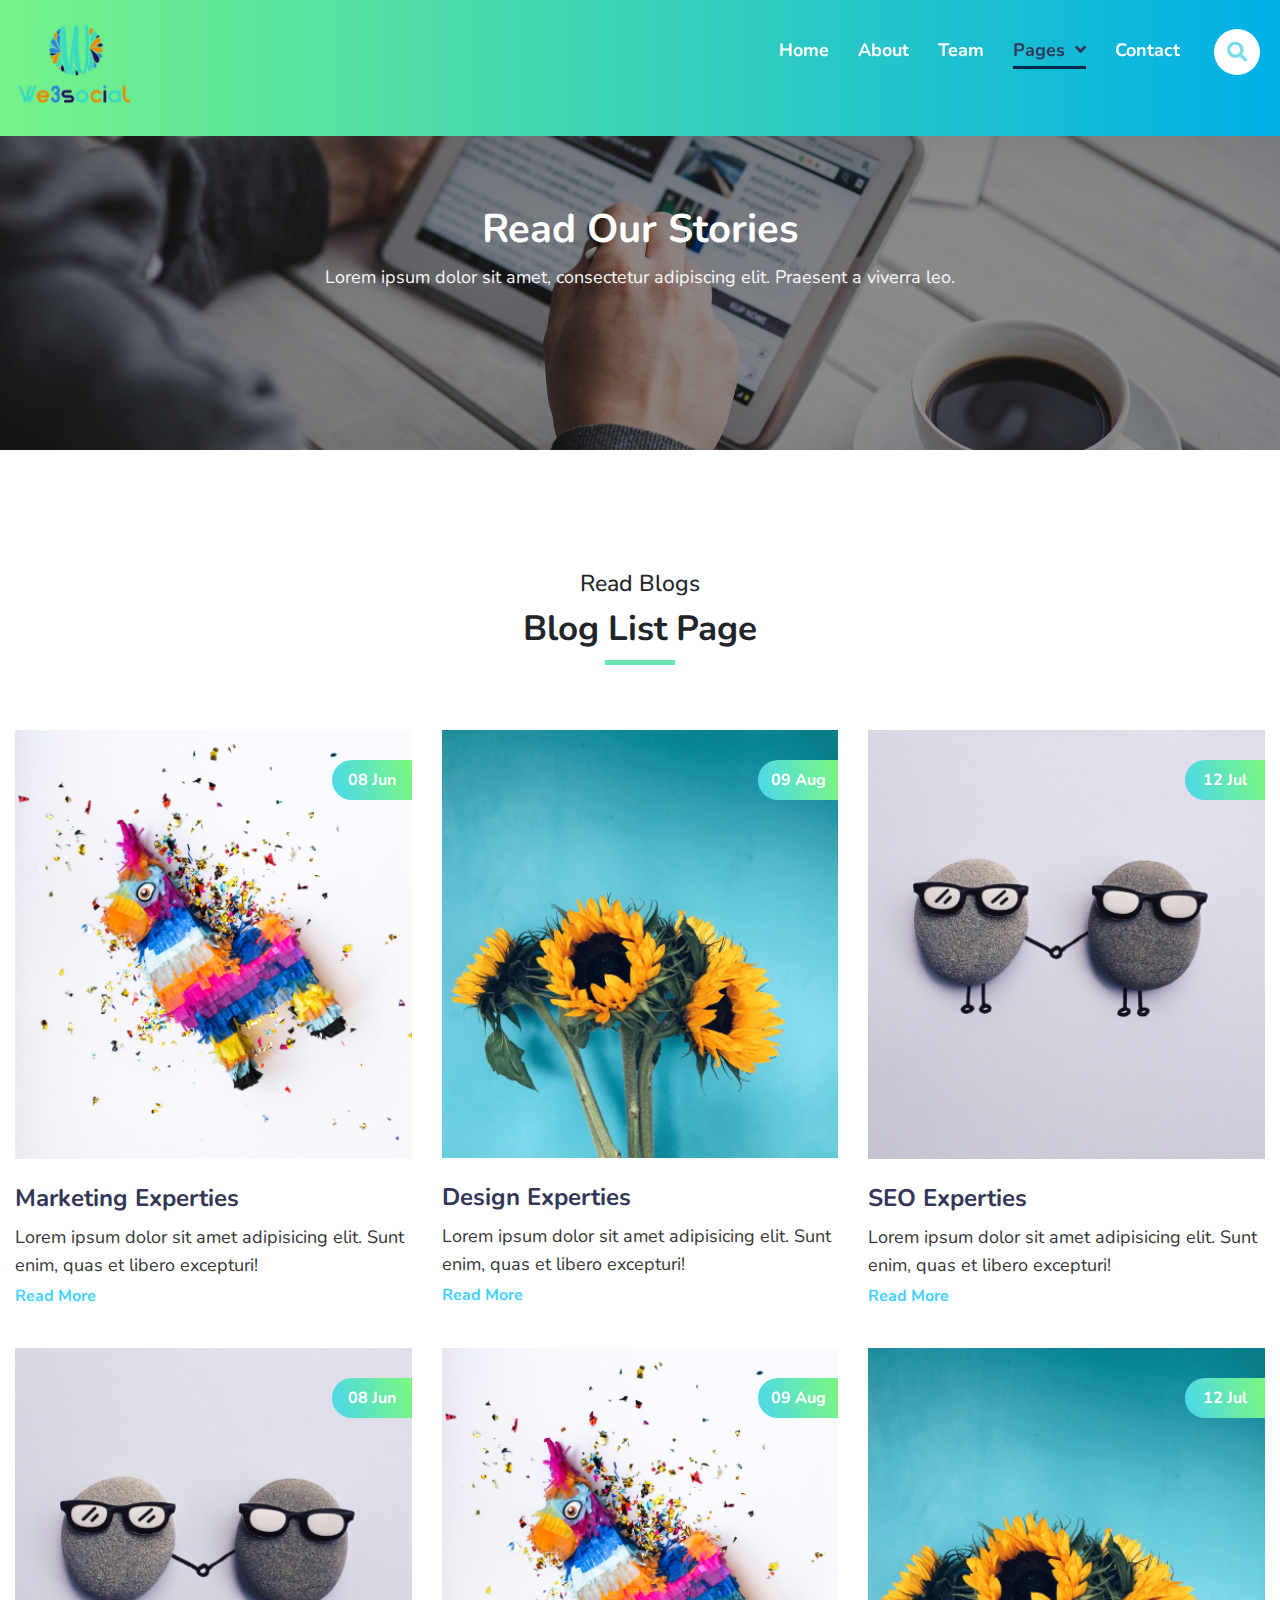
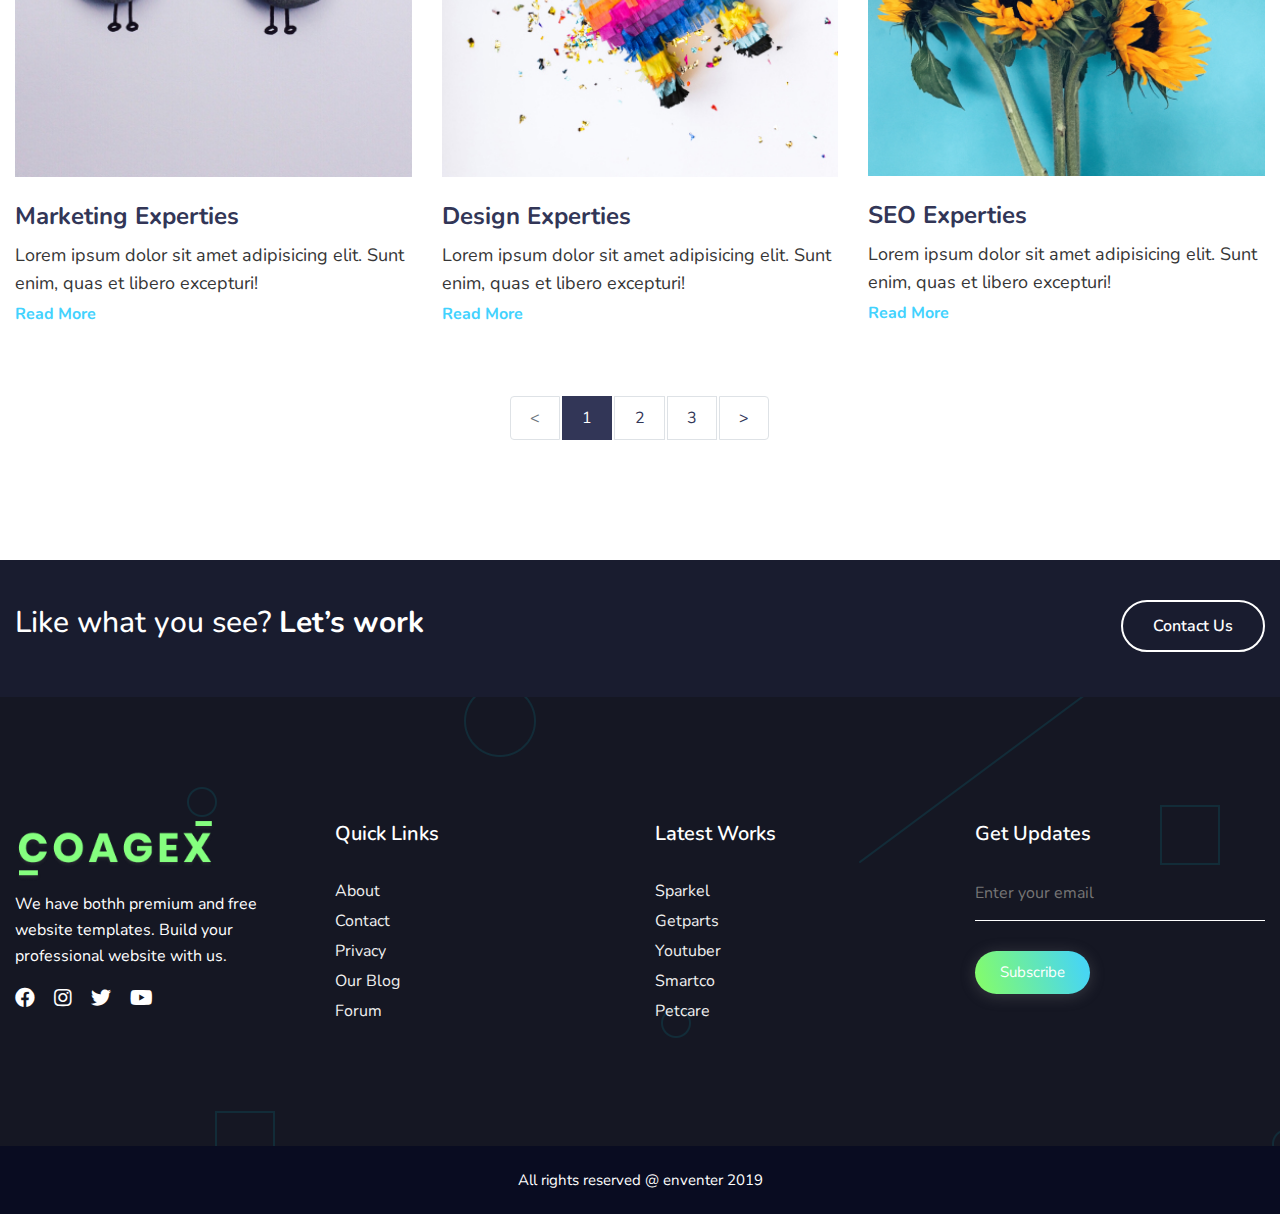
<file: Coagex/blog.html>
<!doctype html>
<html lang="ZXX">

<head>
	<title>COAGEX - Creative Agency Template</title>
	<!-- Required meta tags -->
	<meta charset="utf-8">
	<meta name="viewport" content="width=device-width, initial-scale=1, shrink-to-fit=no">
	<meta name=description content="">
	<meta name=author content="Enventer">
	<link rel="icon" href="img/favicon.png" type="image/png">
	<!-- Bootstrap CSS -->
	<link rel="stylesheet" href="css/bootstrap.min.css">
	<!-- Fontawesome CSS -->
	<link rel="stylesheet" href="https://use.fontawesome.com/releases/v5.2.0/css/all.css">
	<!-- Google Font -->
	<link href="https://fonts.googleapis.com/css?family=Nunito:400,700,900&display=swap" rel="stylesheet">
	<!-- Meanmenu css -->
	<link rel="stylesheet" href="css/meanmenu.css">
	<!-- Animation CSS -->
	<link href="css/aos.min.css" rel="stylesheet">
	<!-- Slick Carousel CSS -->
	<link href="css/slick.css" rel="stylesheet">
	<!-- Main CSS -->
	<link rel="stylesheet" href="style.css">
	<link rel="stylesheet" href="css/responsive.css">
</head>

<body>
	<!--[if lt IE 8]>
<p class="browserupgrade">You are using an <strong>outdated</strong> browser. Please <a href="http://browsehappy.com/">upgrade your browser</a> to improve your experience.</p>
<![endif]-->


	<!--  Preloader Start
========================-->

	<div id='preloader'>
		<div id='status'>
			<img src='img/loading.gif' alt='LOADING....!!!!!' />
		</div>
	</div>
	<!--=========== Main Header Area ===============-->
	<header id="home">
		<div class="main-navigation-1">
			<div class="container">
				<div class="row">
					<!-- logo-area-->
					<div class="col-xl-2 col-lg-3 col-md-3">
						<div class="logo-area">
							<a href="index.html"><img src="img/logo.png" alt="enventer"></a>
						</div>
					</div>
					<!-- mainmenu-area-->
					<div class="col-xl-10 col-lg-9 col-md-9">
						<div class="main-menu f-right">
							<nav id="mobile-menu">
								<ul>
									<li>
										<a href="#">home</a>
									</li>
									<li>
										<a href="about-us.html">about</a>
									</li>
									<li>
										<a href="team.html">team</a>
									</li>
									<!-- dropdown menu-area-->
									<li>
										<a class="current" href="#" onclick="return false">pages <i class="fas fa-angle-down"></i>
										</a>
										<ul class="dropdown">
											<li><a href="about-us.html">about us</a></li>
											<li><a href="portfolio.html">portfolio</a></li>
											<li><a href="portfolio2.html">portfolio two</a></li>
											<li><a href="single-portfolio.html">single portfolio</a></li>
											<li><a href="blog.html">blog page</a></li>
											<li><a href="single-blog.html">single blog</a></li>
											<li><a href="single-blog2.html">single blog two</a></li>
											<li><a href="team.html">our team</a></li>
											<li><a href="contact.html">contact us</a></li>
											<li><a href="404.html">404 Page</a></li>
										</ul>
									</li>
									<li>
										<a href="contact.html">contact</a>
									</li>
								</ul>
							</nav>
						</div>
						<!-- mobile menu-->
						<div class="mobile-menu"></div>
						<!--Search-->
						<div class="search-box-area">
							<div id="search" class="fade">
								<a href="#" class="close-btn" id="close-search">
									<em class="fa fa-times"></em>
								</a>
								<input placeholder="what are you looking for?" id="searchbox" type="search" />
							</div>
							<div class="search-icon-area">
								<a href='#search'>
									<i class="fa fa-search"></i>
								</a>
							</div>
						</div>
					</div>
				</div>
			</div>
		</div>
	</header>
	<!-- =========Blog Image Area=========== -->
	<div class="blog-home-page">
		<div class="blog-hero-home">
			<div class="blog-home-text">
				<h1>read our stories</h1>
				<p>Lorem ipsum dolor sit amet, consectetur adipiscing elit. Praesent a viverra leo. </p>
			</div>
		</div>
		<div class="container">
			<div class="main-blog-list">
			<div class="row">
				<div class="col-xl-12">
					<div class="section-heading-3">
						<h4> read blogs</h4>
						<h3>blog list page</h3>
					</div>
				</div>
			</div>
				<div class="row">
					<!-- single blog-->
					<div class="col-xl-4 col-lg-4 col-md-4 col-sm-6">
						<div class="home-single-blog">
							<div class="s-blog-image">
								<img src="img/blog/1.jpg" alt="">
								<div class="blog-post-date">
									<span>08 jun</span>
								</div>
							</div>
							<div class="s-blog-content">
								<h4>Marketing Experties</h4>
								<p>Lorem ipsum dolor sit amet adipisicing elit. Sunt enim, quas et libero excepturi!</p>
								<a href="#">Read More</a>
							</div>
						</div>
					</div>
					<!-- single blog-->
					<div class="col-xl-4 col-lg-4 col-md-4 col-sm-6 margin-top-sb-30 margin-top-sb-30">
						<div class="home-single-blog">
							<div class="s-blog-image">
								<img src="img/blog/3.png" alt="">
								<div class="blog-post-date">
									<span>09 aug</span>
								</div>
							</div>
							<div class="s-blog-content">
								<h4>design Experties</h4>
								<p>Lorem ipsum dolor sit amet adipisicing elit. Sunt enim, quas et libero excepturi!</p>
								<a href="#">Read More</a>
							</div>
						</div>
					</div>
					<!-- single blog-->
					<div class="col-xl-4 col-lg-4 col-md-4 col-sm-6 margin-top-sb-30 margin-top-lb-30">
						<div class="home-single-blog">
							<div class="s-blog-image">
								<img src="img/blog/2.png" alt="">
								<div class="blog-post-date">
									<span>12 jul</span>
								</div>
							</div>
							<div class="s-blog-content">
								<h4>SEO Experties</h4>
								<p>Lorem ipsum dolor sit amet adipisicing elit. Sunt enim, quas et libero excepturi!</p>
								<a href="#">Read More</a>
							</div>
						</div>
					</div>
							<!-- single blog-->
					<div class="col-xl-4 col-lg-4 col-md-4 col-sm-6 default-margin-mt margin-top-sb-30 margin-top-lb-30">
						<div class="home-single-blog">
							<div class="s-blog-image">
								<img src="img/blog/2.png" alt="">
								<div class="blog-post-date">
									<span>08 jun</span>
								</div>
							</div>
							<div class="s-blog-content">
								<h4>Marketing Experties</h4>
								<p>Lorem ipsum dolor sit amet adipisicing elit. Sunt enim, quas et libero excepturi!</p>
								<a href="#">Read More</a>
							</div>
						</div>
					</div>
					<!-- single blog-->
					<div class="col-xl-4 col-lg-4 col-md-4 col-sm-6 default-margin-mt margin-top-sb-30 margin-top-lb-30">
						<div class="home-single-blog">
							<div class="s-blog-image">
								<img src="img/blog/1.jpg" alt="">
								<div class="blog-post-date">
									<span>09 aug</span>
								</div>
							</div>
							<div class="s-blog-content">
								<h4>design Experties</h4>
								<p>Lorem ipsum dolor sit amet adipisicing elit. Sunt enim, quas et libero excepturi!</p>
								<a href="#">Read More</a>
							</div>
						</div>
					</div>
					<!-- single blog-->
					<div class="col-xl-4 col-lg-4 col-md-4 col-sm-6 default-margin-mt margin-top-sb-30 margin-top-lb-30">
						<div class="home-single-blog">
							<div class="s-blog-image">
								<img src="img/blog/3.png" alt="">
								<div class="blog-post-date">
									<span>12 jul</span>
								</div>
							</div>
							<div class="s-blog-content">
								<h4>SEO Experties</h4>
								<p>Lorem ipsum dolor sit amet adipisicing elit. Sunt enim, quas et libero excepturi!</p>
								<a href="#">Read More</a>
							</div>
						</div>
					</div>
				</div>
				<!-- Pagination -->
				<div class="col-xl-12">
					<div class="next-previous-page">
						<nav aria-label="...">
							<ul class="pagination">
								<li class="page-item disabled">
									<a class="page-link" href="#" tabindex="-1"> &#60; </a></li>
								<li class="page-item active"><a class="page-link" href="#">1 <span class="sr-only">(current)</span></a></li>
								<li class="page-item">
									<a class="page-link" href="#">2</a>
								</li>
								<li class="page-item"><a class="page-link" href="#">3</a></li>
								<li class="page-item">
									<a class="page-link" href="#">&#62;</a>
								</li>
							</ul>
						</nav>
					</div>
				</div>
			</div>
		</div>
	</div>
	<!-- =========Call to Action=========== -->
	<div class="callto-action">
		<div class="container">
			<div class="row">
				<div class="col-xl-8 col-lg-8 col-md-8 col-sm-7">
					<div class="callto-action-text">
						<h5>Like what you see? <span>Let’s work</span> </h5>
					</div>
				</div>
				<div class="col-xl-4 col-lg-4 col-md-4 col-sm-5">
					<div class="callto-action-btn">
						<a href="#">contact us</a>
					</div>
				</div>
			</div>
		</div>
	</div>
	<!-- =========Footer Area=========== -->
	<section id="footer-fixed">
		<div class="big-footer">
			<div class="container">
				<div class="row">
					<!--footer logo-->
					<div class="col-xl-3 col-lg-3 col-md-3 col-sm-6">
						<div class="footer-logo">
							<a href="#">
								<img src="img/footer-logo.png" alt="">
							</a>
							<p> We have bothh premium and free website templates. Build your professional website with us.</p>
						</div>
						<!--footer social-->
						<div class="social">
							<ul>
								<li><a class="footer-socials" href="#"><i class="fab fa-facebook"></i></a></li>
								<li><a class="footer-socials" href="#"><i class="fab fa-instagram"></i></a></li>
								<li><a class="footer-socials" href="#"><i class="fab fa-twitter"></i></a></li>
								<li><a class="footer-socials" href="#"><i class="fab fa-youtube"></i></a></li>
							</ul>
						</div>
					</div>
					<!--footer quick links-->
					<div class="col-xl-3 col-lg-3 col-md-3 col-sm-6">
						<div class="footer-heading">
							<h3>quick links</h3>
						</div>
						<div class="footer-content">
							<ul>
								<li><a href="">about</a></li>
								<li><a href="">contact</a></li>
								<li><a href="">privacy</a></li>
								<li><a href="">our blog</a></li>
								<li><a href="">forum</a></li>
							</ul>
						</div>
					</div>
					<!--footer latest work-->
					<div class="col-xl-3 col-lg-3 col-md-3 col-sm-6">
						<div class="footer-heading">
							<h3>Latest works</h3>
						</div>
						<div class="footer-content">
							<ul>
								<li><a href="">sparkel</a></li>
								<li><a href="">getparts</a></li>
								<li><a href="">youtuber</a></li>
								<li><a href="">smartco</a></li>
								<li><a href="">petcare</a></li>
							</ul>
						</div>
					</div>
					<!--footer subscribe-->
					<div class="col-xl-3 col-lg-3 col-md-3 col-sm-6">
						<div class="footer-heading">
							<h3>Get Updates</h3>
						</div>
						<div class="footer-content footer-cont-mar-40">
							<form action="#">
								<input id="leadgenaration" type="email" placeholder="Enter your email">
								<input id="subscribe" type="submit" value="Subscribe">
							</form>
						</div>
					</div>
				</div>
			</div>
		</div>
		<!--copyright-->
		<footer>
			<p>All rights reserved @ enventer 2019</p>
		</footer>
	</section>
	<!-- Jquery JS -->
	<script src="js/vendor/jquery-2.2.4.min.js"></script>
	<!-- Proper JS -->
	<script src="js/popper.min.js"></script>
	<!-- Bootstrap Js -->
	<script src="js/bootstrap.min.js"></script>
	<!-- Video popup Js -->
	<script src="js/magnific-popup.min.js"></script>
	<!-- Waypoint Up Js -->
	<script src="js/waypoints.min.js"></script>
	<!-- Counter Up Js -->
	<script src="js/counterup.min.js"></script>
	<!-- Meanmenu Js -->
	<script src="js/meanmenu.min.js"></script>
	<!-- Animation Js -->
	<script src="js/aos.min.js"></script>
	<!-- Filtering Js -->
	<script src="js/isotope.min.js"></script>
	<!-- Background Move Js -->
	<script src="js/jquery.backgroundMove.js"></script>
	<!-- Slick Carousel Js -->
	<script src="js/slick.min.js"></script>
	<!-- ScrollUp Js -->
	<script src="js/scrollUp.js"></script>
	<!-- Main Js -->
	<script src="js/main.js"></script>
</body>

</html>
</file>
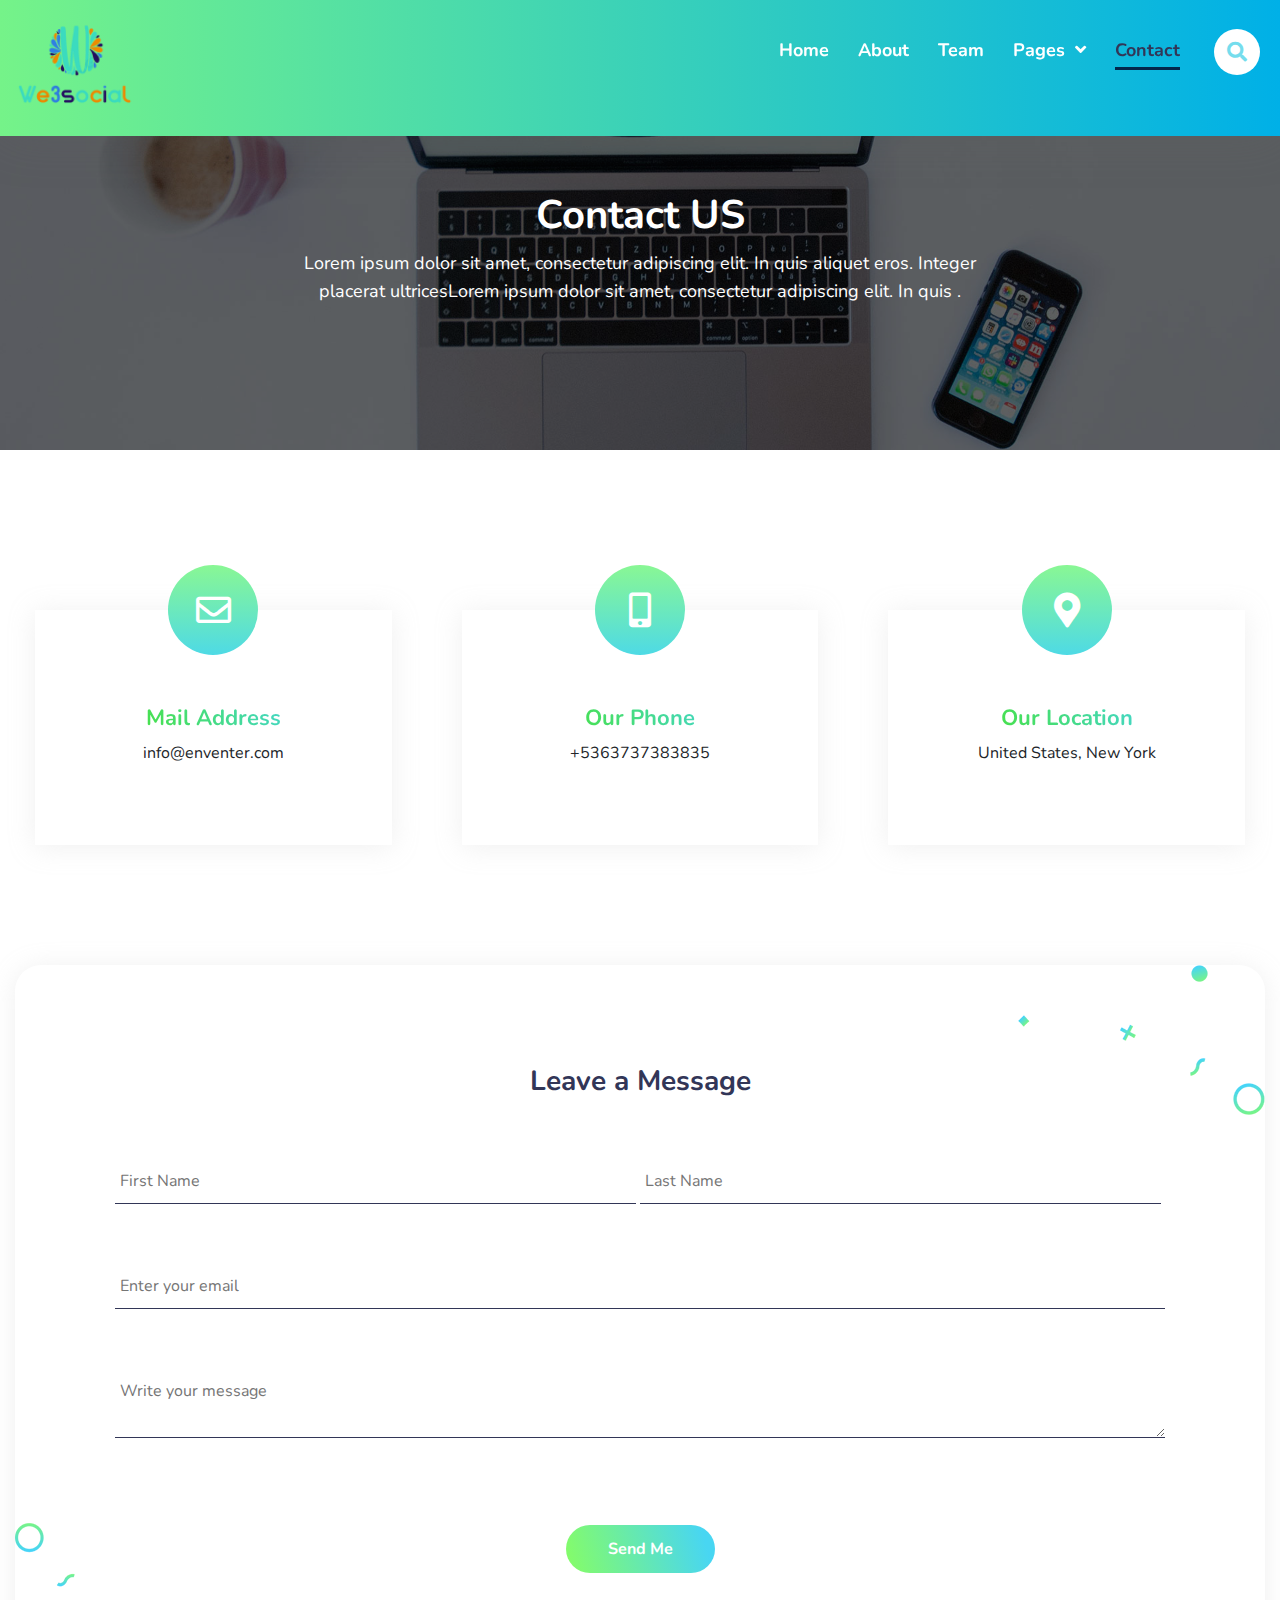
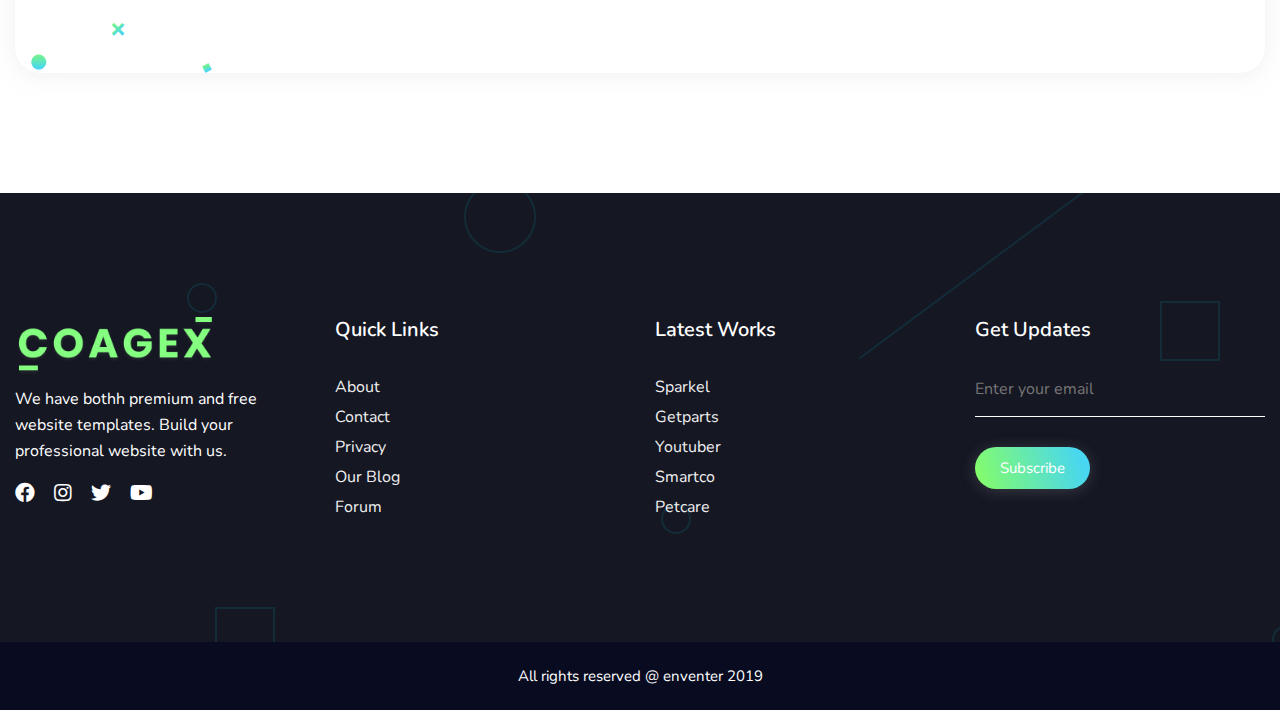
<file: Coagex/contact.html>
<!doctype html>
<html lang="ZXX">

<head>
	<title>C0AGEX - Creative Agency Template</title>
	<!-- Required meta tags -->
	<meta charset="utf-8">
	<meta name="viewport" content="width=device-width, initial-scale=1, shrink-to-fit=no">
	<meta name=description content="">
	<meta name=author content="Enventer">
	<link rel="icon" href="img/favicon.png" type="image/png">
	<!-- Bootstrap CSS -->
	<link rel="stylesheet" href="css/bootstrap.min.css">
	<!-- Fontawesome CSS -->
	<link rel="stylesheet" href="https://use.fontawesome.com/releases/v5.2.0/css/all.css">
	<!-- Google Font -->
	<link href="https://fonts.googleapis.com/css?family=Nunito:400,700,900&display=swap" rel="stylesheet">
	<!-- Meanmenu css -->
	<link rel="stylesheet" href="css/meanmenu.css">
	<!-- Animation CSS -->
	<link href="css/aos.min.css" rel="stylesheet">
	<!-- Slick Carousel CSS -->
	<link href="css/slick.css" rel="stylesheet">
	<!-- Main CSS -->
	<link rel="stylesheet" href="style.css">
	<link rel="stylesheet" href="css/responsive.css">
</head>

<body>
	<!--[if lt IE 8]>
<p class="browserupgrade">You are using an <strong>outdated</strong> browser. Please <a href="http://browsehappy.com/">upgrade your browser</a> to improve your experience.</p>
<![endif]-->


	<!--  Preloader Start
========================-->

	<div id='preloader'>
		<div id='status'>
			<img src='img/loading.gif' alt='LOADING....!!!!!' />
		</div>
	</div>

	<!--=========== Main Header area ===============-->
	<header id="home">
		<div class="main-navigation-1">
			<div class="container">
				<div class="row">
					<!-- logo-area-->
					<div class="col-xl-2 col-lg-3 col-md-3">
						<div class="logo-area">
							<a href="index.html"><img src="img/logo.png" alt="enventer"></a>
						</div>
					</div>
					<!-- mainmenu-area-->
					<div class="col-xl-10 col-lg-9 col-md-9">
						<div class="main-menu f-right">
							<nav id="mobile-menu">
								<ul>
									<li>
										<a href="#" >home</a>
									</li>
									<li>
										<a href="about-us.html">about</a>
									</li>
									<li>
										<a href="team.html">team</a>
									</li>
									<!-- dropdown menu-area-->
									<li>
										<a href="#" onclick="return false">pages <i class="fas fa-angle-down"></i>
										</a>
										<ul class="dropdown">
											<li><a href="about-us.html">about us</a></li>
											<li><a href="portfolio.html">portfolio</a></li>
											<li><a href="portfolio2.html">portfolio two</a></li>
											<li><a href="single-portfolio.html">single portfolio</a></li>
											<li><a href="blog.html">blog page</a></li>
											<li><a href="single-blog.html">single blog</a></li>
											<li><a href="single-blog2.html">single blog two</a></li>
											<li><a href="team.html">our team</a></li>
											<li><a href="contact.html">contact us</a></li>
											<li><a href="404.html">404 Page</a></li>
										</ul>
									</li>
									<li>
										<a class="current" href="contact.html">contact</a>
									</li>
								</ul>
							</nav>
						</div>
						<!-- mobile menu-->
						<div class="mobile-menu"></div>
						<!--Search-->
						<div class="search-box-area">
							<div id="search" class="fade">
								<a href="#" class="close-btn" id="close-search">
									<em class="fa fa-times"></em>
								</a>
								<input placeholder="what are you looking for?" id="searchbox" type="search" />
							</div>
							<div class="search-icon-area">
								<a href='#search'>
									<i class="fa fa-search"></i>
								</a>
							</div>
						</div>
					</div>
				</div>
			</div>
		</div>
	</header>
	<!-- =========Contact Image Area=========== -->
	<div class="contact-hero-banner">
		<div class="contact-banner-text">
			<h1>Contact US</h1>
			<p>Lorem ipsum dolor sit amet, consectetur adipiscing elit. In quis aliquet eros. Integer <br> placerat ultricesLorem ipsum dolor sit amet, consectetur adipiscing elit. In quis .</p>
		</div>
	</div>
	<div class="contactus-area">
		<div class="container">
			<div class="single-contact-area">
				<div class="row">
					<!--single contact-->
					<div class="col-xl-4 col-lg-4 col-md-4 col-sm-6">
						<div class="single-contact-info">
							<div class="info-icon">
								<i class="far fa-envelope"></i>
							</div>
							<div class="info-content">
								<h6>Mail address</h6>
								<span>info@enventer.com</span>
							</div>
						</div>
					</div>
					<!--single contact-->
					<div class="col-xl-4 col-lg-4 col-md-4 col-sm-6 margin-top-sb-30">
						<div class="single-contact-info">
							<div class="info-icon">
								<i class="fas fa-mobile-alt"></i>
							</div>
							<div class="info-content">
								<h6>Our Phone</h6>
								<span>+5363737383835</span>
							</div>
						</div>
					</div>
					<!--single contact-->
					<div class="col-xl-4 col-lg-4 col-md-4 col-sm-6 margin-top-sb-30">
						<div class="single-contact-info large-mb-d">
							<div class="info-icon">
								<i class="fas fa-map-marker-alt"></i>
							</div>
							<div class="info-content">
								<h6>Our Location</h6>
								<span>United States, New York</span>
							</div>
						</div>
					</div>
				</div>
			</div>
			<!--contact form area-->
			<div class="row">
				<div class="col-xl-12">
					<div class="contact-form-area">
						<!--contact left bg-->
						<div class="contact-left-bg">
							<img src="img/contact-p-2.png" alt="">
						</div>
						<div class="contact-form-heading">
							<h3>Leave a Message</h3>
						</div>
						<div class="contact-form">
							<form action="#">
								<input type="text" placeholder="First Name">
								<input class="margin-top-lb-30 margin-top-sb-30" type="text" placeholder="Last Name">
								<input type="email" placeholder="Enter your email">
								<textarea placeholder="Write your message"></textarea>
								<div class="send-btn">
									<input type="submit" value="send me" id="formsend">
								</div>
							</form>
						</div>
						<!--contact right bg-->
						<div class="contact-right-bg">
							<img src="img/contact-p-1.png" alt="">
						</div>
					</div>
				</div>
			</div>
		</div>
	</div>
	<!-- =========Footer Area=========== -->
	<section id="footer-fixed">
		<div class="big-footer">
			<div class="container">
				<div class="row">
					<div class="col-xl-3 col-lg-3 col-md-3 col-sm-6">
						<div class="footer-logo">
							<a href="#">
								<img src="img/footer-logo.png" alt="">
							</a>
							<p> We have bothh premium and free website templates. Build your professional website with us.</p>
						</div>
						<div class="social">
							<ul>
								<li><a class="footer-socials" href="#"><i class="fab fa-facebook"></i></a></li>
								<li><a class="footer-socials" href="#"><i class="fab fa-instagram"></i></a></li>
								<li><a class="footer-socials" href="#"><i class="fab fa-twitter"></i></a></li>
								<li><a class="footer-socials" href="#"><i class="fab fa-youtube"></i></a></li>
							</ul>
						</div>
					</div>
					<div class="col-xl-3 col-lg-3 col-md-3 col-sm-6">
						<div class="footer-heading">
							<h3>quick links</h3>
						</div>
						<div class="footer-content">
							<ul>
								<li><a href="">about</a></li>
								<li><a href="">contact</a></li>
								<li><a href="">privacy</a></li>
								<li><a href="">our blog</a></li>
								<li><a href="">forum</a></li>
							</ul>
						</div>
					</div>
					<div class="col-xl-3 col-lg-3 col-md-3 col-sm-6">
						<div class="footer-heading">
							<h3>Latest works</h3>
						</div>
						<div class="footer-content">
							<ul>
								<li><a href="">sparkel</a></li>
								<li><a href="">getparts</a></li>
								<li><a href="">youtuber</a></li>
								<li><a href="">smartco</a></li>
								<li><a href="">petcare</a></li>
							</ul>
						</div>
					</div>
					<div class="col-xl-3 col-lg-3 col-md-3 col-sm-6">
						<div class="footer-heading">
							<h3>Get Updates</h3>
						</div>
						<div class="footer-content footer-cont-mar-40">
							<form action="#">
								<input id="leadgenaration" type="email" placeholder="Enter your email">
								<input id="subscribe" type="submit" value="Subscribe">
							</form>
						</div>
					</div>
				</div>
			</div>
		</div>
		<!--copyright-->
		<footer>
			<p>All rights reserved @ enventer 2019</p>
		</footer>
	</section>
	<!-- Jquery JS -->
	<script src="js/vendor/jquery-2.2.4.min.js"></script>
	<!-- Proper JS -->
	<script src="js/popper.min.js"></script>
	<!-- Bootstrap Js -->
	<script src="js/bootstrap.min.js"></script>
	<!-- Video popup Js -->
	<script src="js/magnific-popup.min.js"></script>
	<!-- Waypoint Up Js -->
	<script src="js/waypoints.min.js"></script>
	<!-- Counter Up Js -->
	<script src="js/counterup.min.js"></script>
	<!-- Meanmenu Js -->
	<script src="js/meanmenu.min.js"></script>
	<!-- Animation Js -->
	<script src="js/aos.min.js"></script>
	<!-- Filtering Js -->
	<script src="js/isotope.min.js"></script>
	<!-- Background Move Js -->
	<script src="js/jquery.backgroundMove.js"></script>
	<!-- Slick Carousel Js -->
	<script src="js/slick.min.js"></script>
	<!-- ScrollUp Js -->
	<script src="js/scrollUp.js"></script>
	<!-- Main Js -->
	<script src="js/main.js"></script>
</body>

</html>
</file>
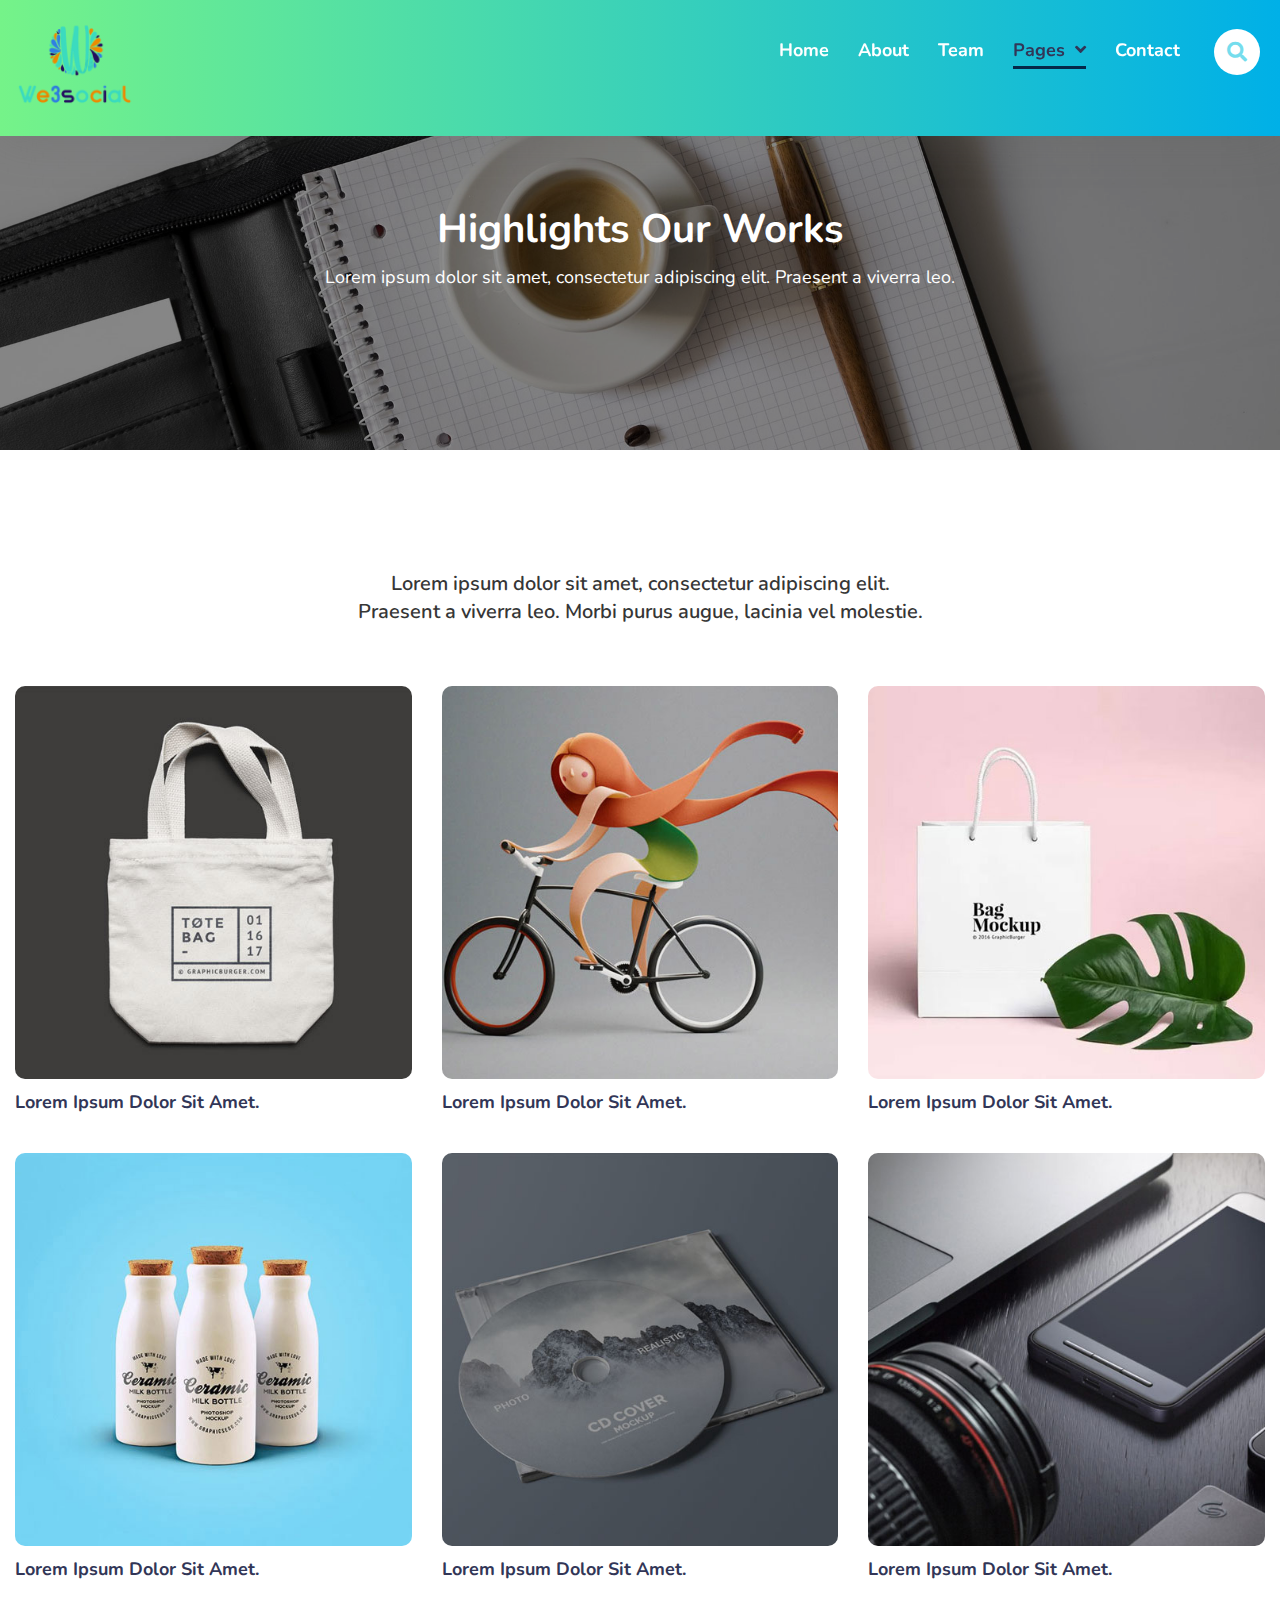
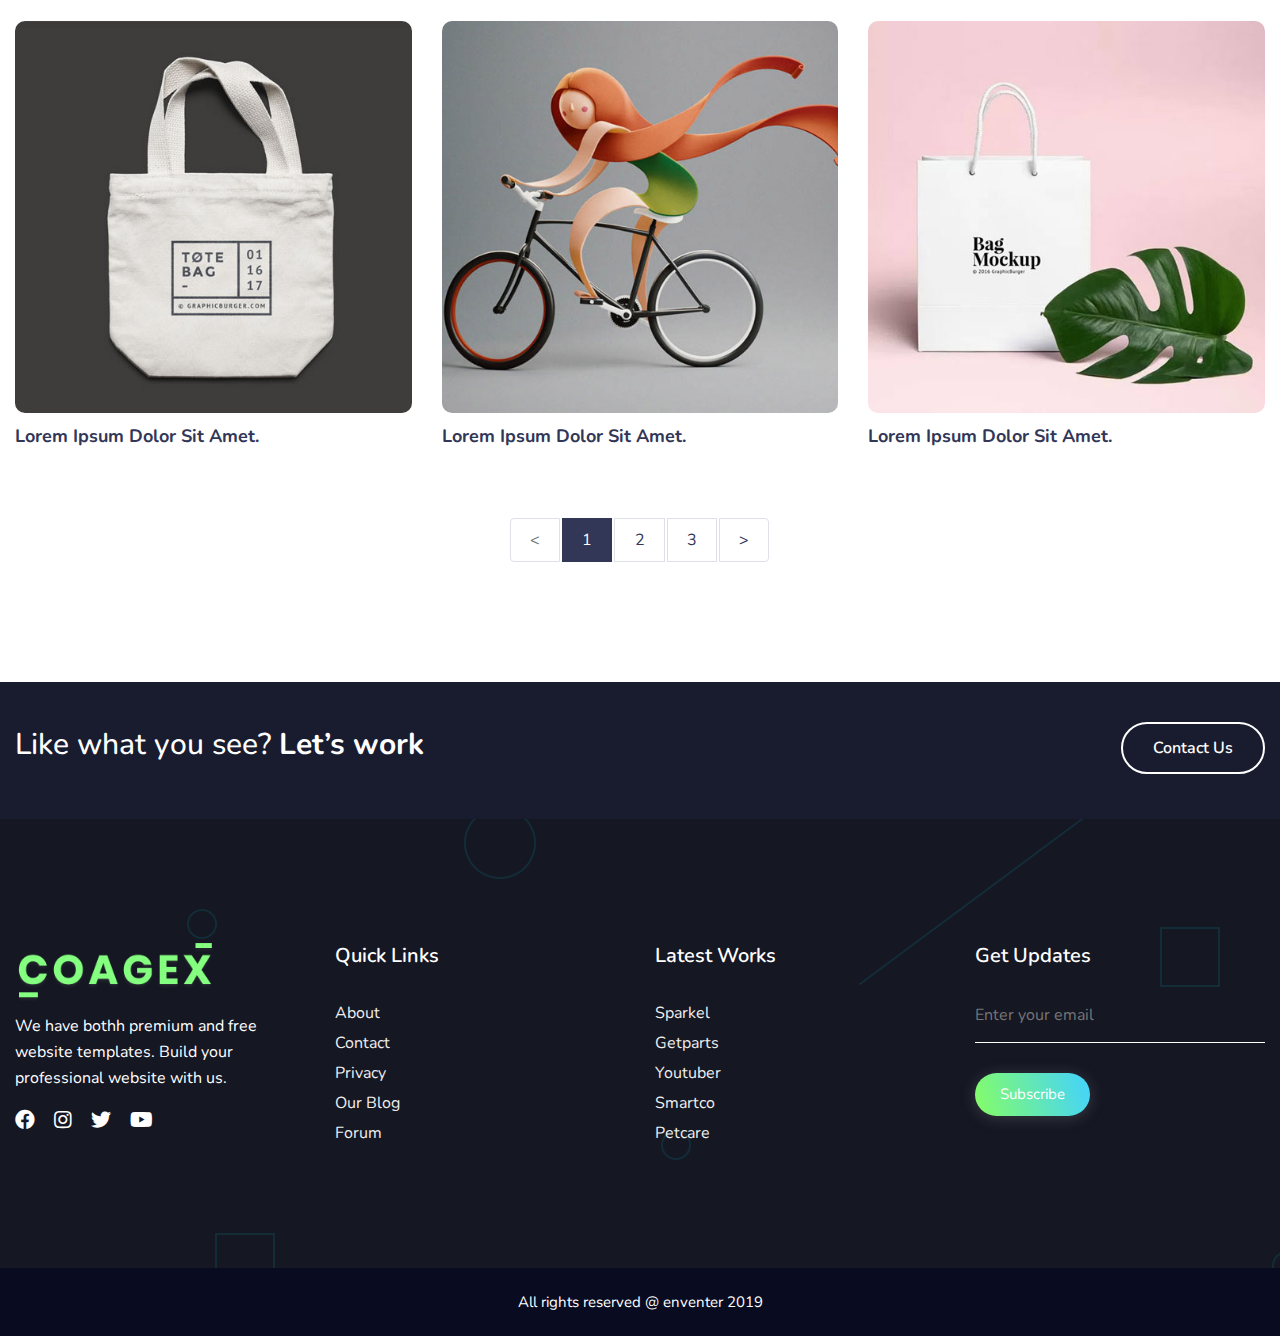
<file: Coagex/portfolio.html>
<!doctype html>
<html lang="ZXX">

<head>
	<title>C0AGEX - Creative Agency Template</title>
	<!-- Required meta tags -->
	<meta charset="utf-8">
	<meta name="viewport" content="width=device-width, initial-scale=1, shrink-to-fit=no">
	<meta name=description content="">
	<meta name=author content="Enventer">
	<link rel="icon" href="img/favicon.png" type="image/png">
	<!-- Bootstrap CSS -->
	<link rel="stylesheet" href="css/bootstrap.min.css">
	<!-- Fontawesome CSS -->
	<link rel="stylesheet" href="https://use.fontawesome.com/releases/v5.2.0/css/all.css">
	<!-- Google Font -->
	<link href="https://fonts.googleapis.com/css?family=Nunito:400,700,900&display=swap" rel="stylesheet">
	<!-- Meanmenu css -->
	<link rel="stylesheet" href="css/meanmenu.css">
	<!-- Animation CSS -->
	<link href="css/aos.min.css" rel="stylesheet">
	<!-- Slick Carousel CSS -->
	<link href="css/slick.css" rel="stylesheet">
	<!-- Main CSS -->
	<link rel="stylesheet" href="style.css">
	<link rel="stylesheet" href="css/responsive.css">
</head>

<body>
	<!--[if lt IE 8]>
<p class="browserupgrade">You are using an <strong>outdated</strong> browser. Please <a href="http://browsehappy.com/">upgrade your browser</a> to improve your experience.</p>
<![endif]-->


	<!--  Preloader Start
========================-->

	<div id='preloader'>
		<div id='status'>
			<img src='img/loading.gif' alt='LOADING....!!!!!' />
		</div>
	</div>

	<!--=========== Main Header Area ===============-->
	<header id="home">
		<div class="main-navigation-1">
			<div class="container">
				<div class="row">
					<!-- logo-area-->
					<div class="col-xl-2 col-lg-3 col-md-3">
						<div class="logo-area">
							<a href="index.html"><img src="img/logo.png" alt="enventer"></a>
						</div>
					</div>
					<!-- mainmenu-area-->
					<div class="col-xl-10 col-lg-9 col-md-9">
						<div class="main-menu f-right">
							<nav id="mobile-menu">
								<ul>
									<li>
										<a href="#">home</a>
									</li>
									<li>
										<a href="about-us.html">about</a>
									</li>
									<li>
										<a href="team.html">team</a>
									</li>
									<!-- dropdown menu-area-->
									<li>
										<a class="current" href="#" onclick="return false">pages <i class="fas fa-angle-down"></i>
										</a>
										<ul class="dropdown">
											<li><a href="about-us.html">about us</a></li>
											<li><a href="portfolio.html">portfolio</a></li>
											<li><a href="portfolio2.html">portfolio two</a></li>
											<li><a href="single-portfolio.html">single portfolio</a></li>
											<li><a href="blog.html">blog page</a></li>
											<li><a href="single-blog.html">single blog</a></li>
											<li><a href="single-blog2.html">single blog two</a></li>
											<li><a href="team.html">our team</a></li>
											<li><a href="contact.html">contact us</a></li>
											<li><a href="404.html">404 Page</a></li>
										</ul>
									</li>
									<li>
										<a href="contact.html">contact</a>
									</li>
								</ul>
							</nav>
						</div>
						<!-- mobile menu-->
						<div class="mobile-menu"></div>
						<!--Search-->
						<div class="search-box-area">
							<div id="search" class="fade">
								<a href="#" class="close-btn" id="close-search">
									<em class="fa fa-times"></em>
								</a>
								<input placeholder="what are you looking for?" id="searchbox" type="search" />
							</div>
							<div class="search-icon-area">
								<a href='#search'>
									<i class="fa fa-search"></i>
								</a>
							</div>
						</div>
					</div>
				</div>
			</div>
		</div>
	</header>
	<!-- =========Portfolio Image Area=========== -->
	<div class="portfolio-hero-banner">
		<div class="portfolio-hero-text">
			<h1>Highlights our works</h1>
			<p>Lorem ipsum dolor sit amet, consectetur adipiscing elit. Praesent a viverra leo. </p>
		</div>
	</div>
	<div class="portfolio-main-area">
		<div class="container">
			<!--portfolio intro-->
			<div class="portfolio-intro">
				<p>Lorem ipsum dolor sit amet, consectetur adipiscing elit. <br> Praesent a viverra leo. Morbi purus augue, lacinia vel molestie.</p>
			</div>
			<div class="row">
				<!--single portfolio-->
				<div class="col-xl-4 col-lg-4 col-md-6 col-sm-6 portfolio-headmove">
					<div class="single-portfolio">
						<div class="portfolio-image">
							<img src="img/portfolio/4.jpg" alt="">
							<div class="portfolio-content">
								<p>Lorem ipsum dolor sit amet, consectetur adipisicing elit. Veniam molestiae voluptatum nemo, animi error, fugiat?</p>
								<a href="#">view details</a>
							</div>
						</div>
					</div>
					<div class="portfolio-titile">
						<h4>Lorem ipsum dolor sit amet.</h4>
					</div>
				</div>
				<!--single portfolio-->
				<div class="col-xl-4 col-lg-4 col-md-6 col-sm-6 margin-top-sb-30 portfolio-headmove">
					<div class="single-portfolio">
						<div class="portfolio-image">
							<img src="img/portfolio/1.jpg" alt="">
							<div class="portfolio-content">
								<p>Lorem ipsum dolor sit amet, consectetur adipisicing elit. Veniam molestiae voluptatum nemo, animi error, fugiat?</p>
								<a href="#">view details</a>
							</div>
						</div>
					</div>
					<div class="portfolio-titile">
						<h4>Lorem ipsum dolor sit amet.</h4>
					</div>
				</div>
				<!--single portfolio-->
				<div class="col-xl-4 col-lg-4 col-md-6 col-sm-6 default-margin-mt-sm margin-top-lb-30 margin-top-sb-30 portfolio-headmove">
					<div class="single-portfolio">
						<div class="portfolio-image">
							<img src="img/portfolio/3.jpg" alt="">
							<div class="portfolio-content">
								<p>Lorem ipsum dolor sit amet, consectetur adipisicing elit. Veniam molestiae voluptatum nemo, animi error, fugiat?</p>
								<a href="#">view details</a>
							</div>
						</div>
					</div>
					<div class="portfolio-titile">
						<h4>Lorem ipsum dolor sit amet.</h4>
					</div>
				</div>
				<!--single portfolio-->
				<div class="col-xl-4 col-lg-4 col-md-6 col-sm-6 default-margin-mt margin-top-lb-30 margin-top-sb-30 portfolio-headmove">
					<div class="single-portfolio">
						<div class="portfolio-image">
							<img src="img/portfolio/2.jpg" alt="">
							<div class="portfolio-content">
								<p>Lorem ipsum dolor sit amet, consectetur adipisicing elit. Veniam molestiae voluptatum nemo, animi error, fugiat?</p>
								<a href="#">view details</a>
							</div>
						</div>
					</div>
					<div class="portfolio-titile">
						<h4>Lorem ipsum dolor sit amet.</h4>
					</div>
				</div>
				<!--single portfolio-->
				<div class="col-xl-4 col-lg-4 col-md-6 col-sm-6 default-margin-mt margin-top-lb-30 margin-top-sb-30 portfolio-headmove">
					<div class="single-portfolio">
						<div class="portfolio-image">
							<img src="img/portfolio/5.jpg" alt="">
							<div class="portfolio-content">
								<p>Lorem ipsum dolor sit amet, consectetur adipisicing elit. Veniam molestiae voluptatum nemo, animi error, fugiat?</p>
								<a href="#">view details</a>
							</div>
						</div>
					</div>
					<div class="portfolio-titile">
						<h4>Lorem ipsum dolor sit amet.</h4>
					</div>
				</div>
				<!--single portfolio-->
				<div class="col-xl-4 col-lg-4 col-md-6 col-sm-6 default-margin-mt margin-top-lb-30 margin-top-sb-30 portfolio-headmove">
					<div class="single-portfolio">
						<div class="portfolio-image">
							<img src="img/portfolio/6.jpg" alt="">
							<div class="portfolio-content">
								<p>Lorem ipsum dolor sit amet, consectetur adipisicing elit. Veniam molestiae voluptatum nemo, animi error, fugiat?</p>
								<a href="#">view details</a>
							</div>
						</div>
					</div>
					<div class="portfolio-titile">
						<h4>Lorem ipsum dolor sit amet.</h4>
					</div>
				</div>
				<!--single portfolio-->
				<div class="col-xl-4 col-lg-4 col-md-6 col-sm-6 default-margin-mt margin-top-lb-30 margin-top-sb-30 portfolio-headmove">
					<div class="single-portfolio">
						<div class="portfolio-image">
							<img src="img/portfolio/4.jpg" alt="">
							<div class="portfolio-content">
								<p>Lorem ipsum dolor sit amet, consectetur adipisicing elit. Veniam molestiae voluptatum nemo, animi error, fugiat?</p>
								<a href="#">view details</a>
							</div>
						</div>
					</div>
					<div class="portfolio-titile">
						<h4>Lorem ipsum dolor sit amet.</h4>
					</div>
				</div>
				<!--single portfolio-->
				<div class="col-xl-4 col-lg-4 col-md-6 col-sm-6 default-margin-mt margin-top-lb-30 margin-top-sb-30 portfolio-headmove">
				<div class="single-portfolio">
						<div class="portfolio-image">
							<img src="img/portfolio/1.jpg" alt="">
							<div class="portfolio-content">
								<p>Lorem ipsum dolor sit amet, consectetur adipisicing elit. Veniam molestiae voluptatum nemo, animi error, fugiat?</p>
								<a href="#">view details</a>
							</div>
						</div>
					</div>
					<div class="portfolio-titile">
						<h4>Lorem ipsum dolor sit amet.</h4>
					</div>
				</div>
				<!--single portfolio-->
				<div class="col-xl-4 col-lg-4 col-md-6 col-sm-6 default-margin-mt margin-top-lb-30 margin-top-sb-30 portfolio-headmove">
					<div class="single-portfolio">
						<div class="portfolio-image">
							<img src="img/portfolio/3.jpg" alt="">
							<div class="portfolio-content">
								<p>Lorem ipsum dolor sit amet, consectetur adipisicing elit. Veniam molestiae voluptatum nemo, animi error, fugiat?</p>
								<a href="#">view details</a>
							</div>
						</div>
					</div>
					<div class="portfolio-titile">
						<h4>Lorem ipsum dolor sit amet.</h4>
					</div>
				</div>
			</div>
		</div>
		<!-- Pagination -->
		<div class="col-xl-12">
			<div class="next-previous-page">
				<nav aria-label="...">
					<ul class="pagination">
						<li class="page-item disabled">
							<a class="page-link" href="#" tabindex="-1"> &#60; </a></li>
						<li class="page-item active"><a class="page-link" href="#">1 <span class="sr-only">(current)</span></a></li>
						<li class="page-item">
							<a class="page-link" href="#">2</a>
						</li>
						<li class="page-item"><a class="page-link" href="#">3</a></li>
						<li class="page-item">
							<a class="page-link" href="#">&#62;</a>
						</li>
					</ul>
				</nav>
			</div>
		</div>
	</div>
	<!-- =========Call to Action=========== -->
	<div class="callto-action">
		<div class="container">
			<div class="row">
				<div class="col-xl-8 col-lg-8 col-md-8 col-sm-7">
					<div class="callto-action-text">
						<h5>Like what you see? <span>Let’s work</span> </h5>
					</div>
				</div>
				<div class="col-xl-4 col-lg-4 col-md-4 col-sm-5">
					<div class="callto-action-btn">
						<a href="#">contact us</a>
					</div>
				</div>
			</div>
		</div>
	</div>
	<!-- =========Footer Area=========== -->
	<section id="footer-fixed">
		<div class="big-footer">
			<div class="container">
				<div class="row">
					<!--footer logo-->
					<div class="col-xl-3 col-lg-3 col-md-3 col-sm-6">
						<div class="footer-logo">
							<a href="#">
								<img src="img/footer-logo.png" alt="">
							</a>
							<p> We have bothh premium and free website templates. Build your professional website with us.</p>
						</div>
						<!--footer social-->
						<div class="social">
							<ul>
								<li><a class="footer-socials" href="#"><i class="fab fa-facebook"></i></a></li>
								<li><a class="footer-socials" href="#"><i class="fab fa-instagram"></i></a></li>
								<li><a class="footer-socials" href="#"><i class="fab fa-twitter"></i></a></li>
								<li><a class="footer-socials" href="#"><i class="fab fa-youtube"></i></a></li>
							</ul>
						</div>
					</div>
					<!--footer quick links-->
					<div class="col-xl-3 col-lg-3 col-md-3 col-sm-6">
						<div class="footer-heading">
							<h3>quick links</h3>
						</div>
						<div class="footer-content">
							<ul>
								<li><a href="">about</a></li>
								<li><a href="">contact</a></li>
								<li><a href="">privacy</a></li>
								<li><a href="">our blog</a></li>
								<li><a href="">forum</a></li>
							</ul>
						</div>
					</div>
					<!--footer latest work-->
					<div class="col-xl-3 col-lg-3 col-md-3 col-sm-6">
						<div class="footer-heading">
							<h3>Latest works</h3>
						</div>
						<div class="footer-content">
							<ul>
								<li><a href="">sparkel</a></li>
								<li><a href="">getparts</a></li>
								<li><a href="">youtuber</a></li>
								<li><a href="">smartco</a></li>
								<li><a href="">petcare</a></li>
							</ul>
						</div>
					</div>
					<!--footer subscribe-->
					<div class="col-xl-3 col-lg-3 col-md-3 col-sm-6">
						<div class="footer-heading">
							<h3>Get Updates</h3>
						</div>
						<div class="footer-content footer-cont-mar-40">
							<form action="#">
								<input id="leadgenaration" type="email" placeholder="Enter your email">
								<input id="subscribe" type="submit" value="Subscribe">
							</form>
						</div>
					</div>
				</div>
			</div>
		</div>
		<!--copyright-->
		<footer>
			<p>All rights reserved @ enventer 2019</p>
		</footer>
	</section>
	<!-- Jquery JS -->
	<script src="js/vendor/jquery-2.2.4.min.js"></script>
	<!-- Proper JS -->
	<script src="js/popper.min.js"></script>
	<!-- Bootstrap Js -->
	<script src="js/bootstrap.min.js"></script>
	<!-- Video popup Js -->
	<script src="js/magnific-popup.min.js"></script>
	<!-- Waypoint Up Js -->
	<script src="js/waypoints.min.js"></script>
	<!-- Counter Up Js -->
	<script src="js/counterup.min.js"></script>
	<!-- Meanmenu Js -->
	<script src="js/meanmenu.min.js"></script>
	<!-- Animation Js -->
	<script src="js/aos.min.js"></script>
	<!-- Filtering Js -->
	<script src="js/isotope.min.js"></script>
	<!-- Background Move Js -->
	<script src="js/jquery.backgroundMove.js"></script>
	<!-- Slick Carousel Js -->
	<script src="js/slick.min.js"></script>
	<!-- ScrollUp Js -->
	<script src="js/scrollUp.js"></script>
	<!-- Main Js -->
	<script src="js/main.js"></script>
</body>

</html>
</file>
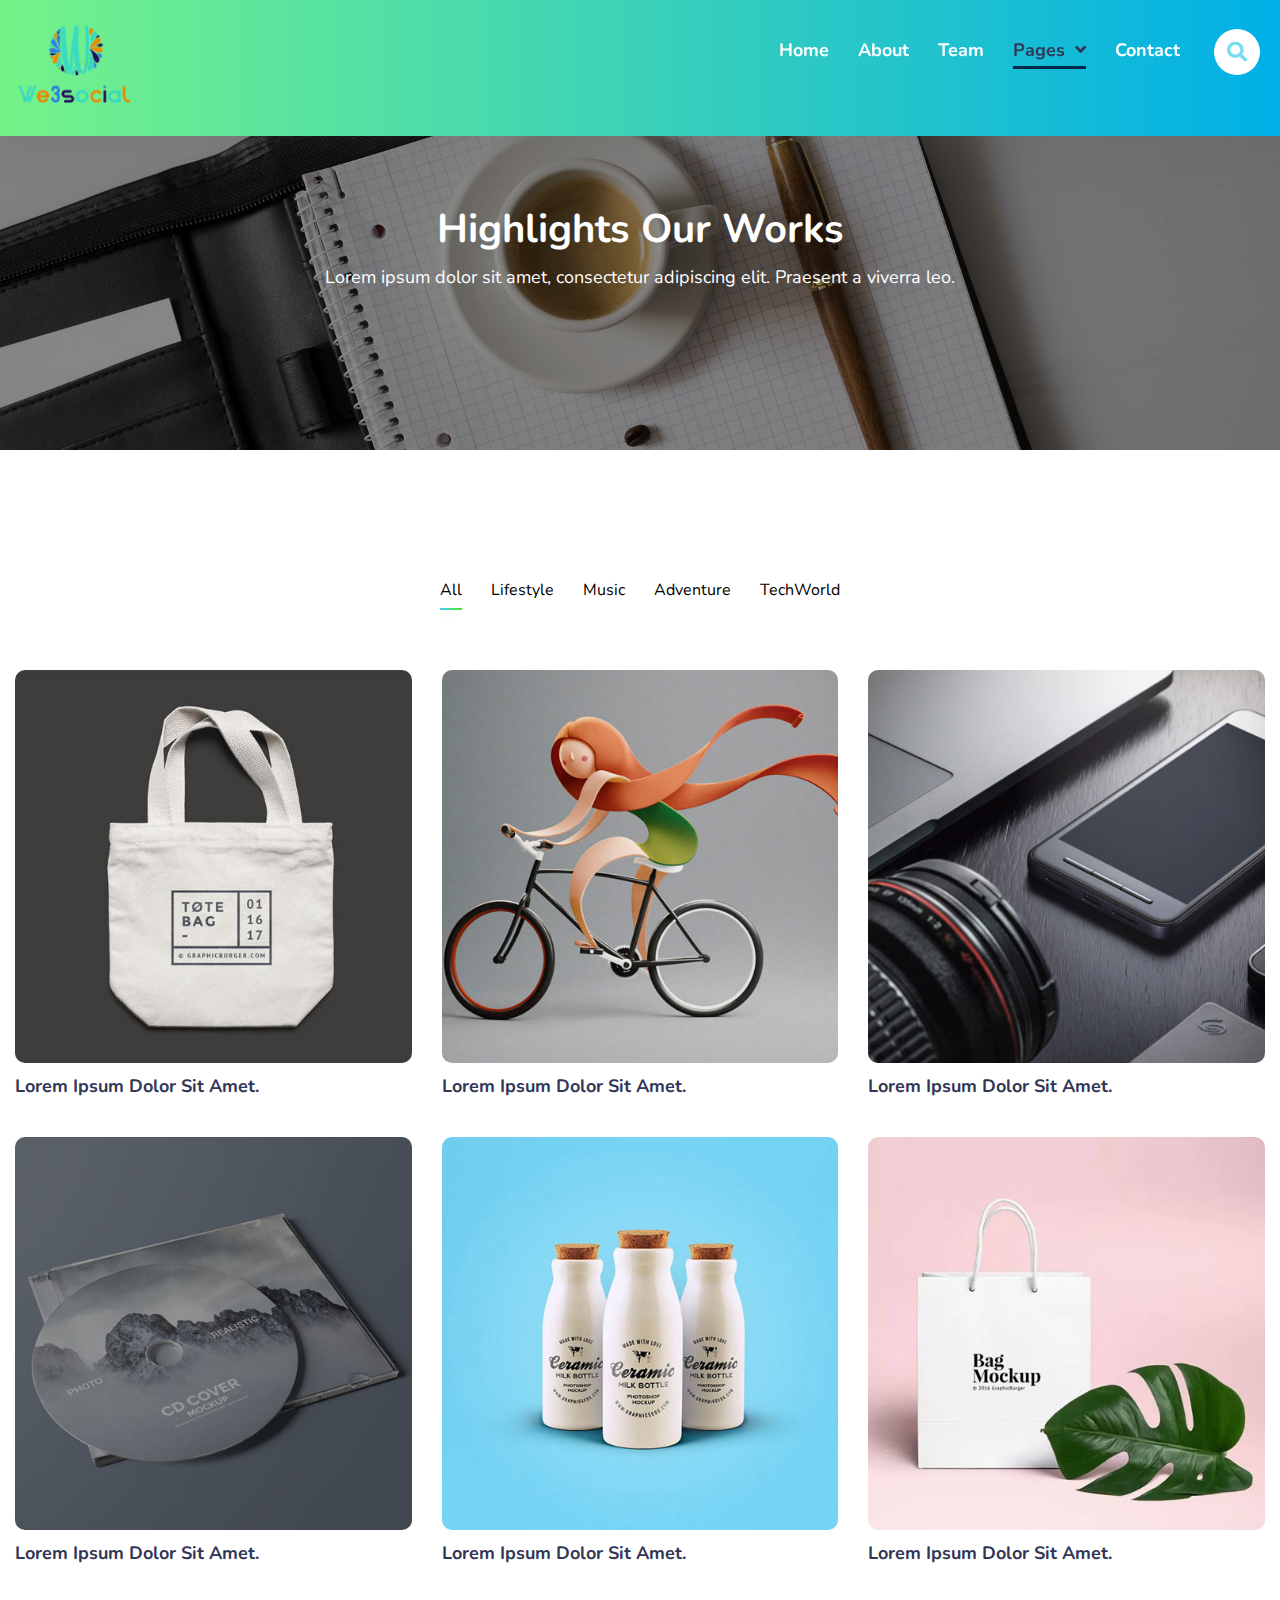
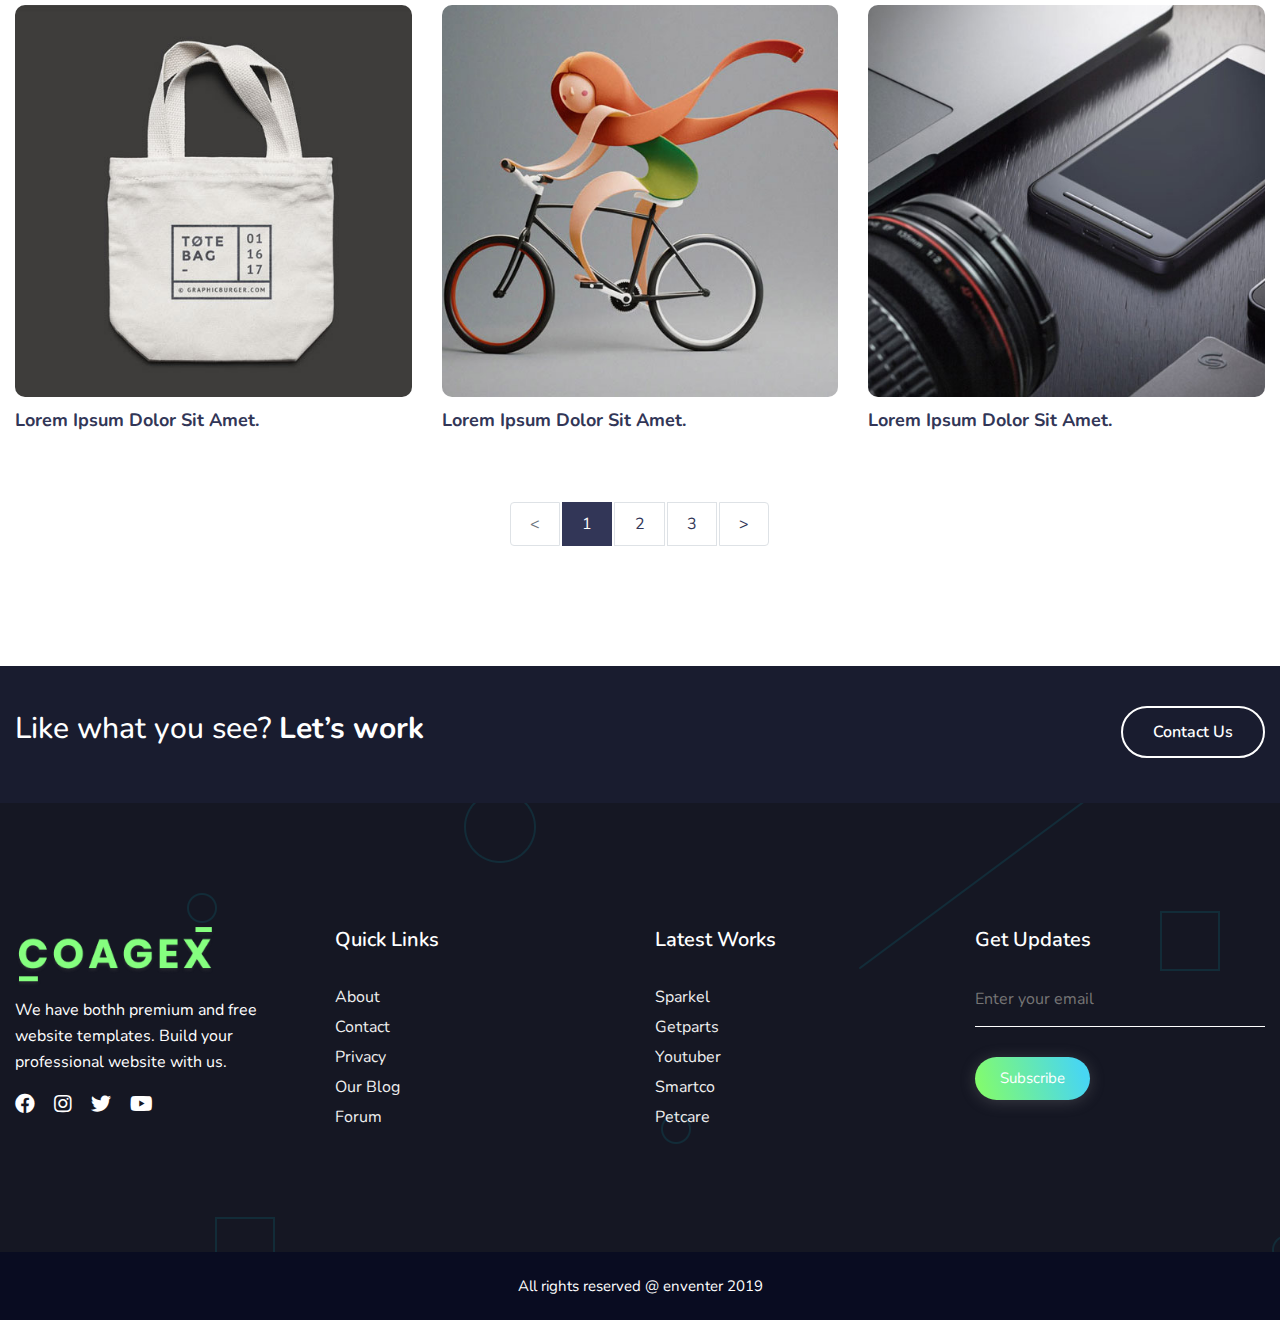
<file: Coagex/portfolio2.html>
<!doctype html>
<html lang="ZXX">

<head>
	<title>C0AGEX - Creative Agency Template</title>
	<!-- Required meta tags -->
	<meta charset="utf-8">
	<meta name="viewport" content="width=device-width, initial-scale=1, shrink-to-fit=no">
	<meta name=description content="">
	<meta name=author content="Enventer">
	<link rel="icon" href="img/favicon.png" type="image/png">
	<!-- Bootstrap CSS -->
	<link rel="stylesheet" href="css/bootstrap.min.css">
	<!-- Fontawesome CSS -->
	<link rel="stylesheet" href="https://use.fontawesome.com/releases/v5.2.0/css/all.css">
	<!-- Google Font -->
	<link href="https://fonts.googleapis.com/css?family=Nunito:400,700,900&display=swap" rel="stylesheet">
	<!-- Meanmenu css -->
	<link rel="stylesheet" href="css/meanmenu.css">
	<!-- Animation CSS -->
	<link href="css/aos.min.css" rel="stylesheet">
	<!-- Slick Carousel CSS -->
	<link href="css/slick.css" rel="stylesheet">
	<!-- Main CSS -->
	<link rel="stylesheet" href="style.css">
	<link rel="stylesheet" href="css/responsive.css">
</head>

<body>
	<!--[if lt IE 8]>
<p class="browserupgrade">You are using an <strong>outdated</strong> browser. Please <a href="http://browsehappy.com/">upgrade your browser</a> to improve your experience.</p>
<![endif]-->


	<!--  Preloader Start
========================-->

	<div id='preloader'>
		<div id='status'>
			<img src='img/loading.gif' alt='LOADING....!!!!!' />
		</div>
	</div>

	<!--=========== Main Header Area ===============-->
	<header id="home">
		<div class="main-navigation-1">
			<div class="container">
				<div class="row">
					<!-- logo-area-->
					<div class="col-xl-2 col-lg-3 col-md-3">
						<div class="logo-area">
							<a href="index.html"><img src="img/logo.png" alt="enventer"></a>
						</div>
					</div>
					<!-- mainmenu-area-->
					<div class="col-xl-10 col-lg-9 col-md-9">
						<div class="main-menu f-right">
							<nav id="mobile-menu">
								<ul>
									<li>
										<a href="#">home</a>
									</li>
									<li>
										<a href="about-us.html">about</a>
									</li>
									<li>
										<a href="team.html">team</a>
									</li>
									<!-- dropdown menu-area-->
									<li>
										<a class="current" href="#" onclick="return false">pages <i class="fas fa-angle-down"></i>
										</a>
										<ul class="dropdown">
											<li><a href="about-us.html">about us</a></li>
											<li><a href="portfolio.html">portfolio</a></li>
											<li><a href="portfolio2.html">portfolio two</a></li>
											<li><a href="single-portfolio.html">single portfolio</a></li>
											<li><a href="blog.html">blog page</a></li>
											<li><a href="single-blog.html">single blog</a></li>
											<li><a href="single-blog2.html">single blog two</a></li>
											<li><a href="team.html">our team</a></li>
											<li><a href="contact.html">contact us</a></li>
											<li><a href="404.html">404 Page</a></li>
										</ul>
									</li>
									<li>
										<a href="contact.html">contact</a>
									</li>
								</ul>
							</nav>
						</div>
						<!-- mobile menu-->
						<div class="mobile-menu"></div>
						<!--Search-->
						<div class="search-box-area">
							<div id="search" class="fade">
								<a href="#" class="close-btn" id="close-search">
									<em class="fa fa-times"></em>
								</a>
								<input placeholder="what are you looking for?" id="searchbox" type="search" />
							</div>
							<div class="search-icon-area">
								<a href='#search'>
									<i class="fa fa-search"></i>
								</a>
							</div>
						</div>
					</div>
				</div>
			</div>
		</div>
	</header>
	<!-- =========Portfolio Image Area=========== -->
	<div class="portfolio-hero-banner">
		<div class="portfolio-hero-text">
			<h1>Highlights our works</h1>
			<p>Lorem ipsum dolor sit amet, consectetur adipiscing elit. Praesent a viverra leo. </p>
		</div>
	</div>
	<div class="portfolio-main-area">
		<div class="container">
			<div class="row">
				<!-- portfolio filtering button -->
				<div class="col-xl-12 col-lg-12 col-md-12 col-sm-12">
					<div class="portfolio-filter">
						<ul>
							<li class="active"><a href="#" data-filter="*"> All</a></li>
							<li class=""><a href="#" data-filter=".cat1">Lifestyle</a></li>
							<li class=""><a href="#" data-filter=".cat2">Music</a></li>
							<li><a href="#" data-filter=".cat3">Adventure</a></li>
							<li><a href="#" data-filter=".cat4">TechWorld</a></li>
						</ul>
					</div>
				</div>
			</div>
			<div class="row grid">
				<!-- single portfolio -->
				<div class="col-xl-4 col-lg-4 col-md-6 col-sm-6 cat2 default-margin-mt portfolio-headmove">
					<div class="single-portfolio">
						<div class="portfolio-image">
							<img src="img/portfolio/4.jpg" alt="">
							<div class="portfolio-content">
								<p>Lorem ipsum dolor sit amet, consectetur adipisicing elit. Veniam molestiae voluptatum nemo, animi error, fugiat?</p>
								<a href="#">view details</a>
							</div>
						</div>
					</div>
					<div class="portfolio-titile">
						<h4>Lorem ipsum dolor sit amet.</h4>
					</div>
				</div>
				<!-- single portfolio -->
				<div class="col-xl-4 col-lg-4 col-md-6 col-sm-6 margin-top-sb-30 cat1 default-margin-mt portfolio-headmove">
					<div class="single-portfolio">
						<div class="portfolio-image">
							<img src="img/portfolio/1.jpg" alt="">
							<div class="portfolio-content">
								<p>Lorem ipsum dolor sit amet, consectetur adipisicing elit. Veniam molestiae voluptatum nemo, animi error, fugiat?</p>
								<a href="#">view details</a>
							</div>
						</div>
					</div>
					<div class="portfolio-titile">
						<h4>Lorem ipsum dolor sit amet.</h4>
					</div>
				</div>
				<!-- single portfolio -->
				<div class="col-xl-4 col-lg-4 col-md-6 col-sm-6 default-margin-mt default-margin-mt-sm margin-top-lb-30 margin-top-sb-30 cat3 portfolio-headmove">
					<div class="single-portfolio">
						<div class="portfolio-image">
							<img src="img/portfolio/6.jpg" alt="">
							<div class="portfolio-content">
								<p>Lorem ipsum dolor sit amet, consectetur adipisicing elit. Veniam molestiae voluptatum nemo, animi error, fugiat?</p>
								<a href="#">view details</a>
							</div>
						</div>
					</div>
					<div class="portfolio-titile">
						<h4>Lorem ipsum dolor sit amet.</h4>
					</div>
				</div>
				<!-- single portfolio -->
				<div class="col-xl-4 col-lg-4 col-md-6 col-sm-6 default-margin-mt margin-top-lb-30 margin-top-sb-30 cat4 portfolio-headmove">
					<div class="single-portfolio">
						<div class="portfolio-image">
							<img src="img/portfolio/5.jpg" alt="">
							<div class="portfolio-content">
								<p>Lorem ipsum dolor sit amet, consectetur adipisicing elit. Veniam molestiae voluptatum nemo, animi error, fugiat?</p>
								<a href="#">view details</a>
							</div>
						</div>
					</div>
					<div class="portfolio-titile">
						<h4>Lorem ipsum dolor sit amet.</h4>
					</div>
				</div>
				<!-- single portfolio -->
				<div class="col-xl-4 col-lg-4 col-md-6 col-sm-6 default-margin-mt margin-top-lb-30 margin-top-sb-30 cat2 portfolio-headmove">
					<div class="single-portfolio">
						<div class="portfolio-image">
							<img src="img/portfolio/2.jpg" alt="">
							<div class="portfolio-content">
								<p>Lorem ipsum dolor sit amet, consectetur adipisicing elit. Veniam molestiae voluptatum nemo, animi error, fugiat?</p>
								<a href="#">view details</a>
							</div>
						</div>
					</div>
					<div class="portfolio-titile">
						<h4>Lorem ipsum dolor sit amet.</h4>
					</div>
				</div>
				<!-- single portfolio -->
				<div class="col-xl-4 col-lg-4 col-md-6 col-sm-6 default-margin-mt margin-top-lb-30 margin-top-sb-30 cat4 portfolio-headmove">
					<div class="single-portfolio">
						<div class="portfolio-image">
							<img src="img/portfolio/3.jpg" alt="">
							<div class="portfolio-content">
								<p>Lorem ipsum dolor sit amet, consectetur adipisicing elit. Veniam molestiae voluptatum nemo, animi error, fugiat?</p>
								<a href="#">view details</a>
							</div>
						</div>
					</div>
					<div class="portfolio-titile">
						<h4>Lorem ipsum dolor sit amet.</h4>
					</div>
				</div>
				<!-- single portfolio -->
				<div class="col-xl-4 col-lg-4 col-md-6 col-sm-6 default-margin-mt margin-top-lb-30 margin-top-sb-30 cat3 portfolio-headmove">
					<div class="single-portfolio">
						<div class="portfolio-image">
							<img src="img/portfolio/4.jpg" alt="">
							<div class="portfolio-content">
								<p>Lorem ipsum dolor sit amet, consectetur adipisicing elit. Veniam molestiae voluptatum nemo, animi error, fugiat?</p>
								<a href="#">view details</a>
							</div>
						</div>
					</div>
					<div class="portfolio-titile">
						<h4>Lorem ipsum dolor sit amet.</h4>
					</div>
				</div>
				<!-- single portfolio -->
				<div class="col-xl-4 col-lg-4 col-md-6 col-sm-6 default-margin-mt margin-top-lb-30 margin-top-sb-30 cat1 portfolio-headmove">
					<div class="single-portfolio">
						<div class="portfolio-image">
							<img src="img/portfolio/1.jpg" alt="">
							<div class="portfolio-content">
								<p>Lorem ipsum dolor sit amet, consectetur adipisicing elit. Veniam molestiae voluptatum nemo, animi error, fugiat?</p>
								<a href="#">view details</a>
							</div>
						</div>
					</div>
					<div class="portfolio-titile">
						<h4>Lorem ipsum dolor sit amet.</h4>
					</div>
				</div>
				<!-- single portfolio -->
				<div class="col-xl-4 col-lg-4 col-md-6 col-sm-6 default-margin-mt margin-top-lb-30 margin-top-sb-30 cat2 portfolio-headmove">
					<div class="single-portfolio">
						<div class="portfolio-image">
							<img src="img/portfolio/6.jpg" alt="">
							<div class="portfolio-content">
								<p>Lorem ipsum dolor sit amet, consectetur adipisicing elit. Veniam molestiae voluptatum nemo, animi error, fugiat?</p>
								<a href="#">view details</a>
							</div>
						</div>
					</div>
					<div class="portfolio-titile">
						<h4>Lorem ipsum dolor sit amet.</h4>
					</div>
				</div>
			</div>
		</div>
		<!-- Pagination -->
		<div class="col-xl-12">
			<div class="next-previous-page">
				<nav aria-label="...">
					<ul class="pagination">
						<li class="page-item disabled">
							<a class="page-link" href="#" tabindex="-1"> &#60; </a></li>
						<li class="page-item active"><a class="page-link" href="#">1 <span class="sr-only">(current)</span></a></li>
						<li class="page-item">
							<a class="page-link" href="#">2</a>
						</li>
						<li class="page-item"><a class="page-link" href="#">3</a></li>
						<li class="page-item">
							<a class="page-link" href="#">&#62;</a>
						</li>
					</ul>
				</nav>
			</div>
		</div>
	</div>
	<!-- =========Call to Action=========== -->
	<div class="callto-action">
		<div class="container">
			<div class="row">
				<div class="col-xl-8 col-lg-8 col-md-8 col-sm-7">
					<div class="callto-action-text">
						<h5>Like what you see? <span>Let’s work</span> </h5>
					</div>
				</div>
				<div class="col-xl-4 col-lg-4 col-md-4 col-sm-5">
					<div class="callto-action-btn">
						<a href="#">contact us</a>
					</div>
				</div>
			</div>
		</div>
	</div>
	<!-- =========Footer Area=========== -->
	<section id="footer-fixed">
		<div class="big-footer">
			<div class="container">
				<div class="row">
					<!--footer logo-->
					<div class="col-xl-3 col-lg-3 col-md-3 col-sm-6">
						<div class="footer-logo">
							<a href="#">
								<img src="img/footer-logo.png" alt="">
							</a>
							<p> We have bothh premium and free website templates. Build your professional website with us.</p>
						</div>
						<!--footer social-->
						<div class="social">
							<ul>
								<li><a class="footer-socials" href="#"><i class="fab fa-facebook"></i></a></li>
								<li><a class="footer-socials" href="#"><i class="fab fa-instagram"></i></a></li>
								<li><a class="footer-socials" href="#"><i class="fab fa-twitter"></i></a></li>
								<li><a class="footer-socials" href="#"><i class="fab fa-youtube"></i></a></li>
							</ul>
						</div>
					</div>
					<!--footer quick links-->
					<div class="col-xl-3 col-lg-3 col-md-3 col-sm-6">
						<div class="footer-heading">
							<h3>quick links</h3>
						</div>
						<div class="footer-content">
							<ul>
								<li><a href="">about</a></li>
								<li><a href="">contact</a></li>
								<li><a href="">privacy</a></li>
								<li><a href="">our blog</a></li>
								<li><a href="">forum</a></li>
							</ul>
						</div>
					</div>
					<!--footer latest work-->
					<div class="col-xl-3 col-lg-3 col-md-3 col-sm-6">
						<div class="footer-heading">
							<h3>Latest works</h3>
						</div>
						<div class="footer-content">
							<ul>
								<li><a href="">sparkel</a></li>
								<li><a href="">getparts</a></li>
								<li><a href="">youtuber</a></li>
								<li><a href="">smartco</a></li>
								<li><a href="">petcare</a></li>
							</ul>
						</div>
					</div>
					<!--footer subscribe-->
					<div class="col-xl-3 col-lg-3 col-md-3 col-sm-6">
						<div class="footer-heading">
							<h3>Get Updates</h3>
						</div>
						<div class="footer-content footer-cont-mar-40">
							<form action="#">
								<input id="leadgenaration" type="email" placeholder="Enter your email">
								<input id="subscribe" type="submit" value="Subscribe">
							</form>
						</div>
					</div>
				</div>
			</div>
		</div>
		<!--copyright-->
		<footer>
			<p>All rights reserved @ enventer 2019</p>
		</footer>
	</section>
	<!-- Jquery JS -->
	<script src="js/vendor/jquery-2.2.4.min.js"></script>
	<!-- Proper JS -->
	<script src="js/popper.min.js"></script>
	<!-- Bootstrap Js -->
	<script src="js/bootstrap.min.js"></script>
	<!-- Video popup Js -->
	<script src="js/magnific-popup.min.js"></script>
	<!-- Waypoint Up Js -->
	<script src="js/waypoints.min.js"></script>
	<!-- Counter Up Js -->
	<script src="js/counterup.min.js"></script>
	<!-- Meanmenu Js -->
	<script src="js/meanmenu.min.js"></script>
	<!-- Animation Js -->
	<script src="js/aos.min.js"></script>
	<!-- Filtering Js -->
	<script src="js/isotope.min.js"></script>
	<!-- Background Move Js -->
	<script src="js/jquery.backgroundMove.js"></script>
	<!-- Slick Carousel Js -->
	<script src="js/slick.min.js"></script>
	<!-- ScrollUp Js -->
	<script src="js/scrollUp.js"></script>
	<!-- Main Js -->
	<script src="js/main.js"></script>
</body>

</html>
</file>
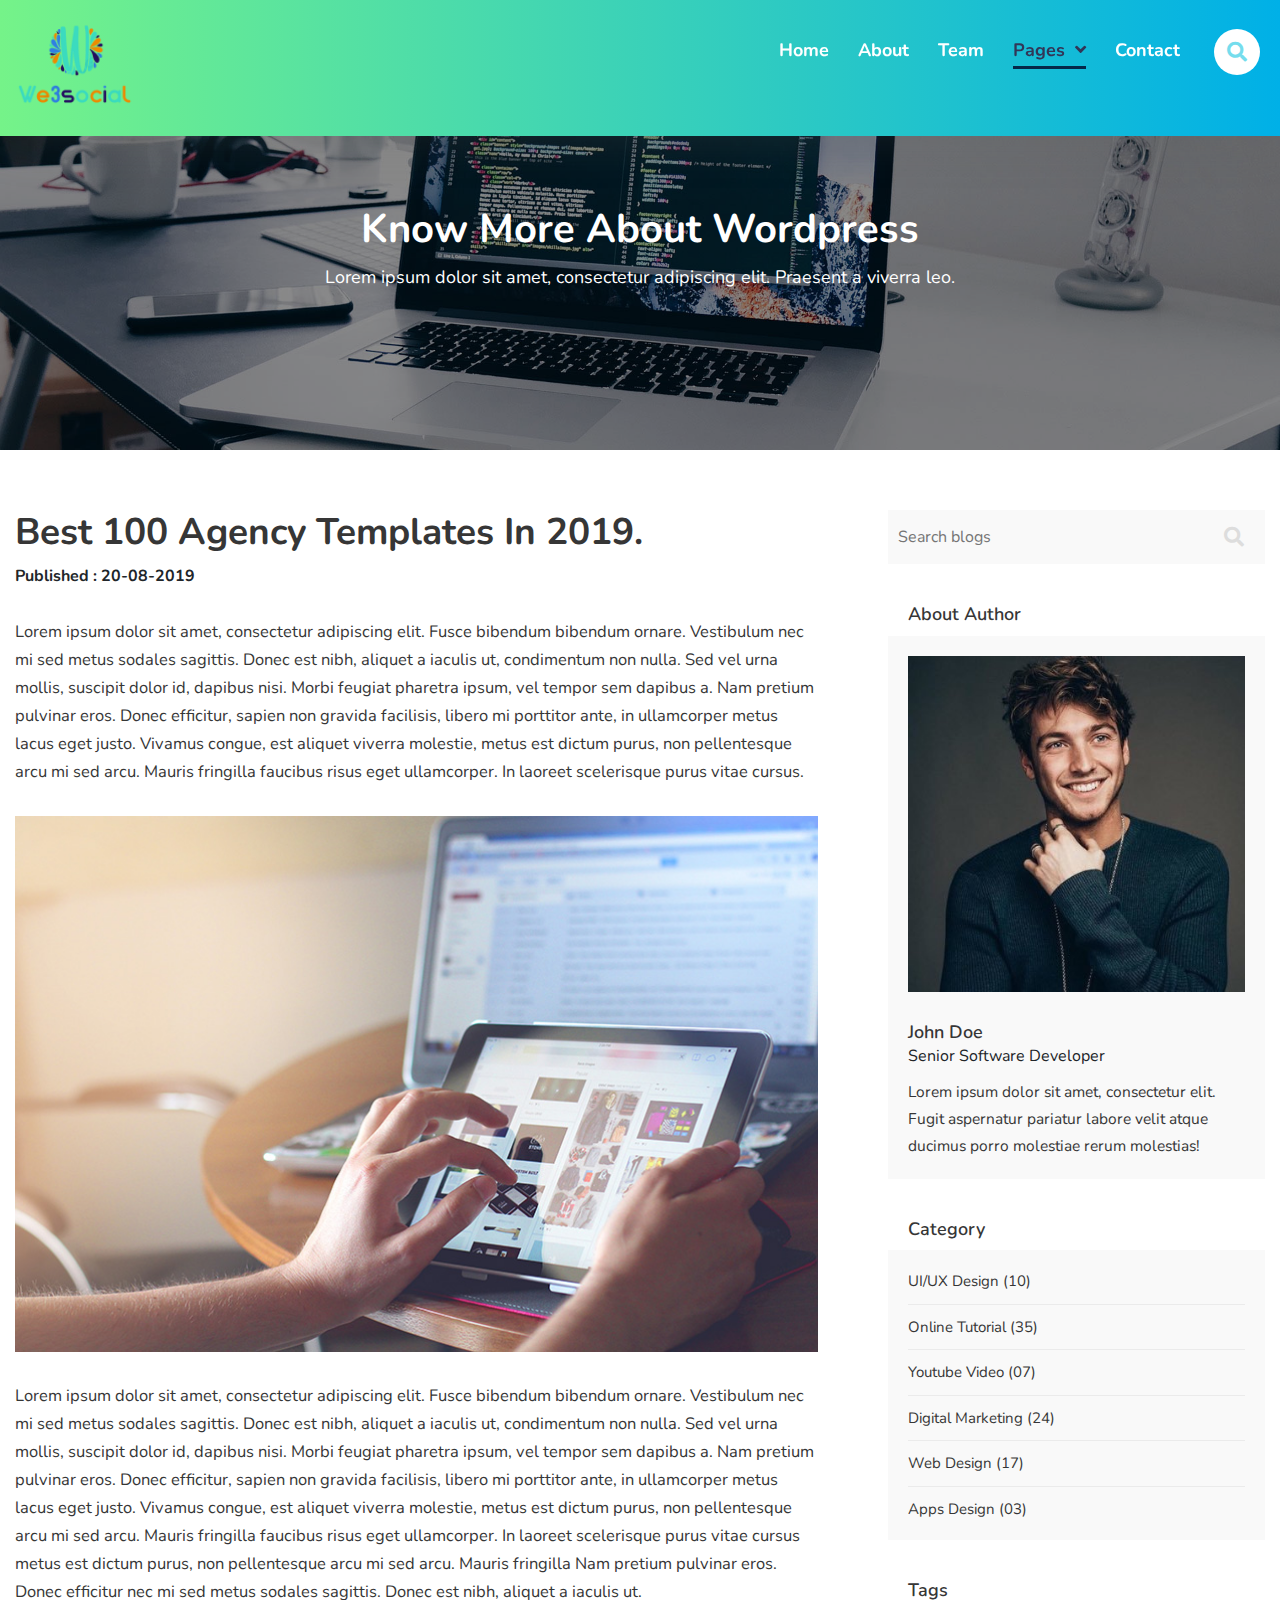
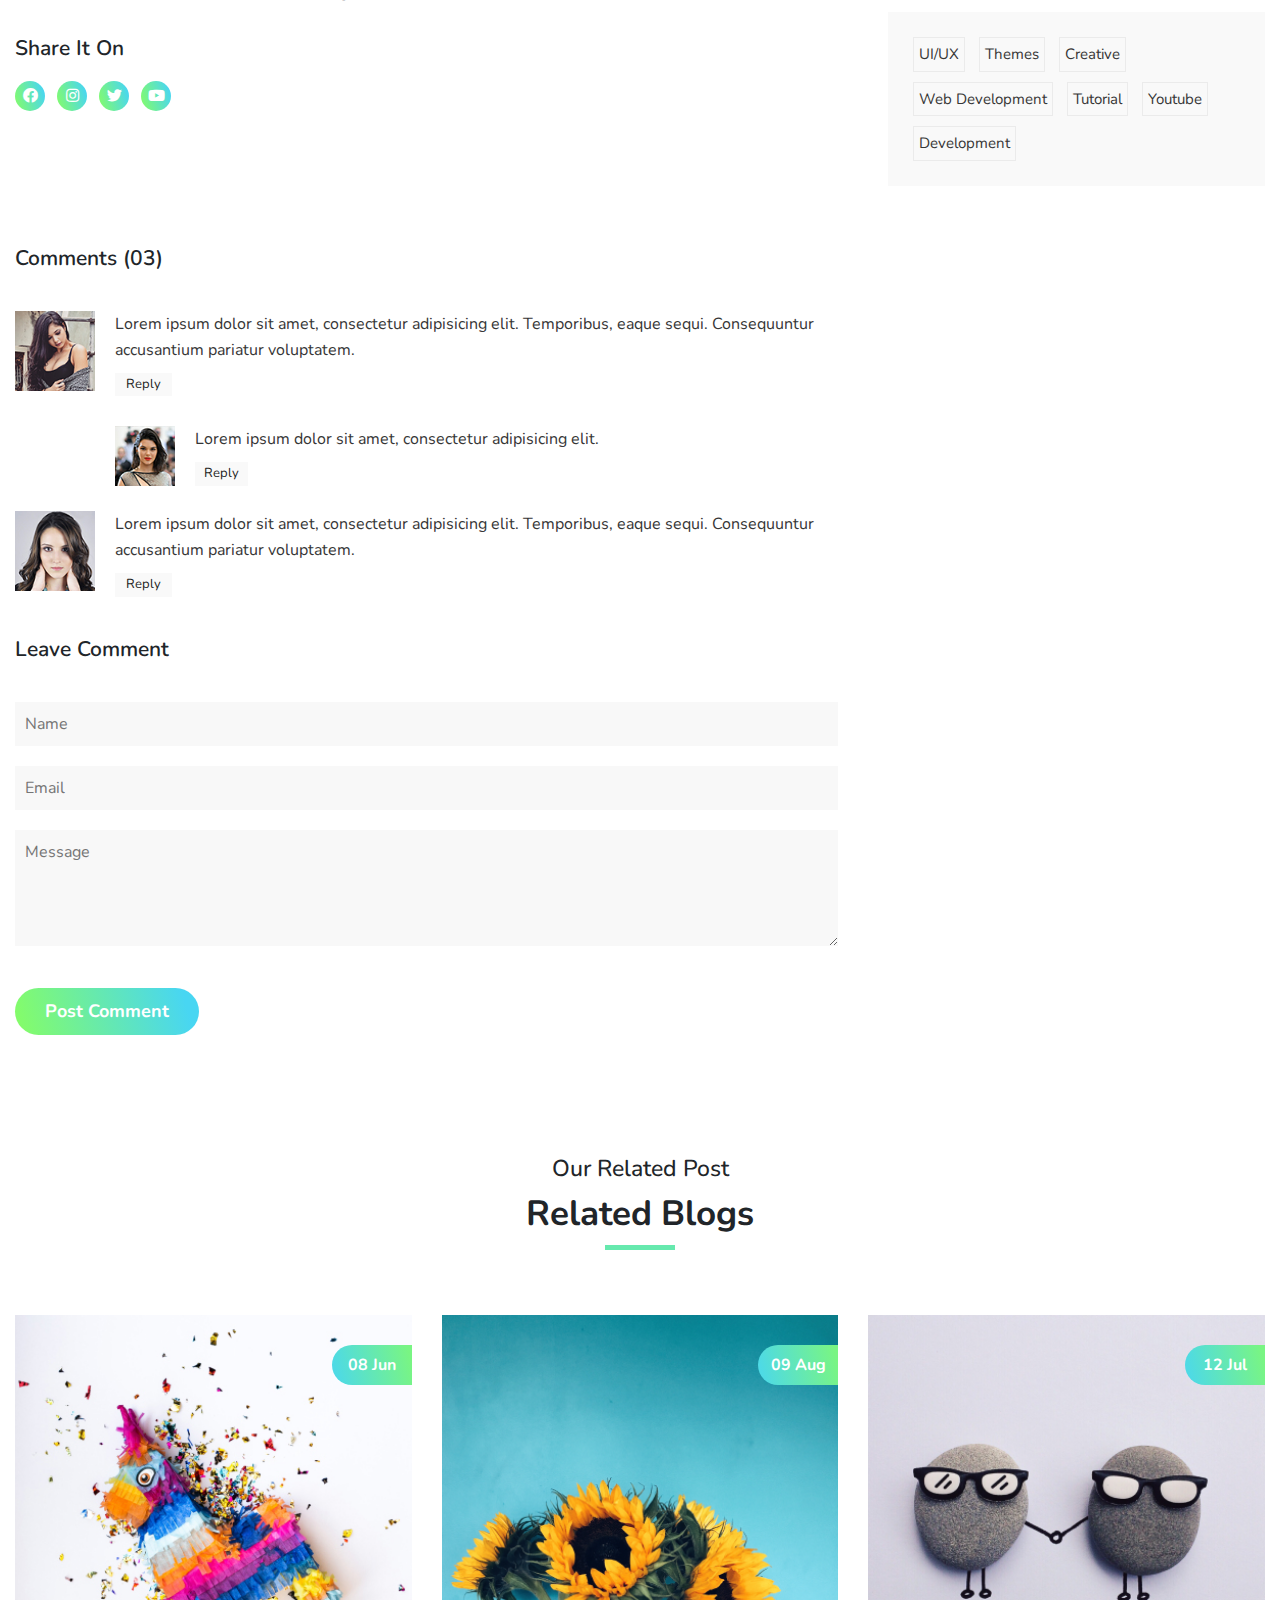
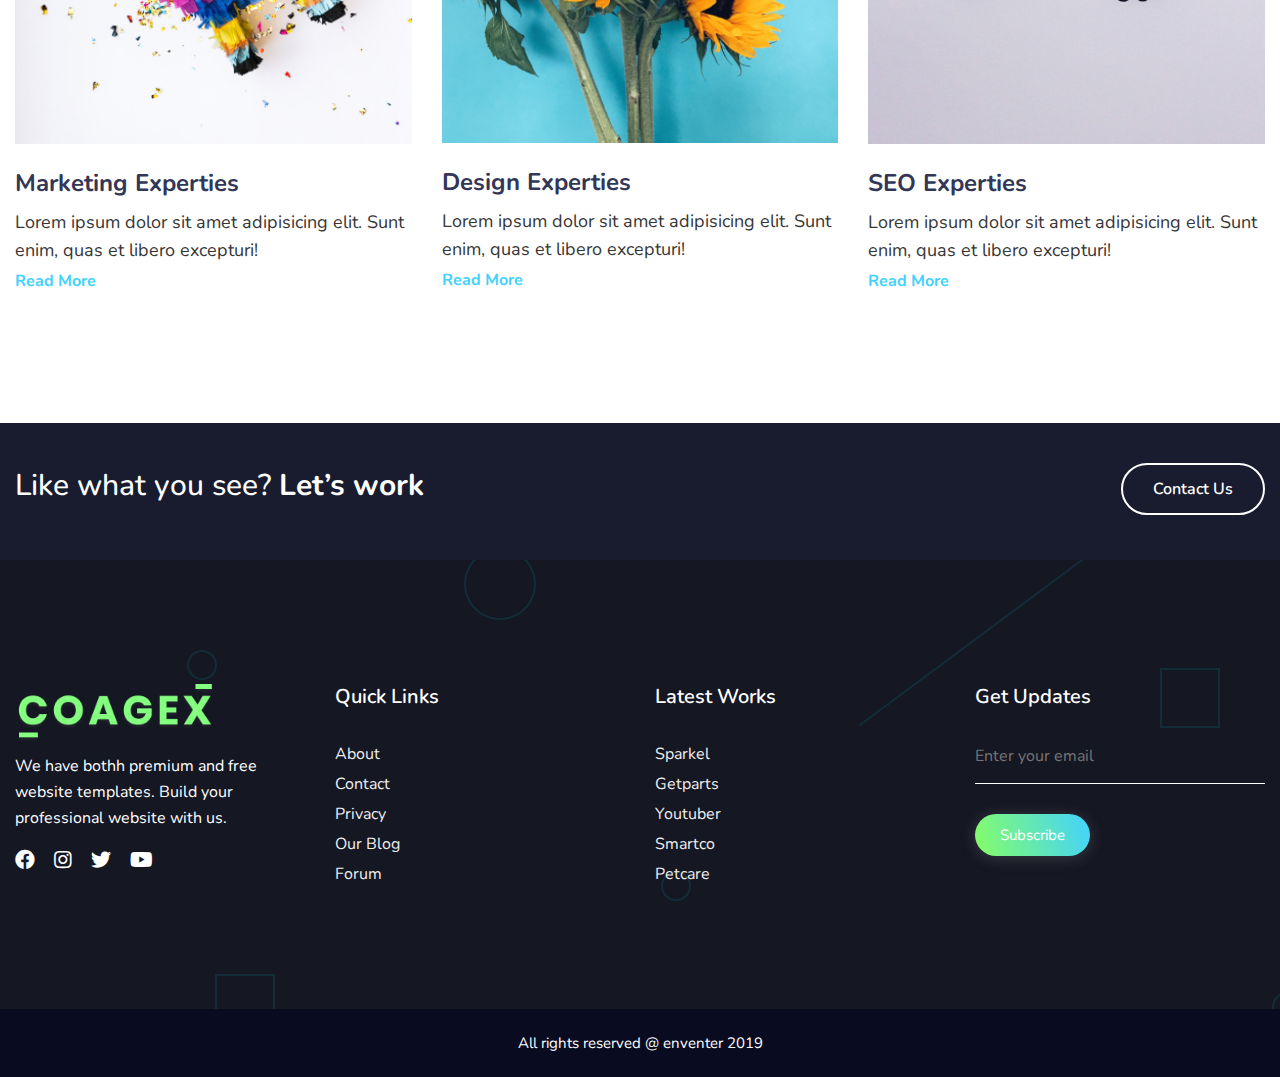
<file: Coagex/single-blog.html>
<!doctype html>
<html lang="ZXX">

<head>
	<title>COAGEX - Creative Agency Template</title>
	<!-- Required meta tags -->
	<meta charset="utf-8">
	<meta name="viewport" content="width=device-width, initial-scale=1, shrink-to-fit=no">
	<meta name=description content="">
	<meta name=author content="Enventer">
	<meta name="robots" content="noindex, nofollow">
	<link rel="icon" href="img/favicon.png" type="image/png">
	<!-- Bootstrap CSS -->
	<link rel="stylesheet" href="css/bootstrap.min.css">
	<!-- Fontawesome CSS -->
	<link rel="stylesheet" href="https://use.fontawesome.com/releases/v5.2.0/css/all.css">
	<!-- Google Font -->
	<link href="https://fonts.googleapis.com/css?family=Nunito:400,700,900&display=swap" rel="stylesheet">
	<!-- Meanmenu css -->
	<link rel="stylesheet" href="css/meanmenu.css">
	<!-- Animation CSS -->
	<link href="css/aos.min.css" rel="stylesheet">
	<!-- Slick Carousel CSS -->
	<link href="css/slick.css" rel="stylesheet">
	<!-- Main CSS -->
	<link rel="stylesheet" href="style.css">
	<link rel="stylesheet" href="css/responsive.css">
</head>

<body>
	<!--[if lt IE 8]>
<p class="browserupgrade">You are using an <strong>outdated</strong> browser. Please <a href="http://browsehappy.com/">upgrade your browser</a> to improve your experience.</p>
<![endif]-->


	<!--  Preloader Start
========================-->

	<div id='preloader'>
		<div id='status'>
			<img src='img/loading.gif' alt='LOADING....!!!!!' />
		</div>
	</div>

	<!--=========== Main Header area ===============-->
	<header id="home">
		<div class="main-navigation-1">
			<div class="container">
				<div class="row">
					<!-- logo-area-->
					<div class="col-xl-2 col-lg-3 col-md-3">
						<div class="logo-area">
							<a href="index.html"><img src="img/logo.png" alt="enventer"></a>
						</div>
					</div>
					<!-- mainmenu-area-->
					<div class="col-xl-10 col-lg-9 col-md-9">
						<div class="main-menu f-right">
							<nav id="mobile-menu">
								<ul>
									<li>
										<a href="#">home</a>
									</li>
									<li>
										<a href="about-us.html">about</a>
									</li>
									<li>
										<a href="team.html">team</a>
									</li>
									<!-- dropdown menu-area-->
									<li>
										<a class="current" href="#" onclick="return false">pages <i class="fas fa-angle-down"></i>
										</a>
										<ul class="dropdown">
											<li><a href="about-us.html">about us</a></li>
											<li><a href="portfolio.html">portfolio</a></li>
											<li><a href="portfolio2.html">portfolio two</a></li>
											<li><a href="single-portfolio.html">single portfolio</a></li>
											<li><a href="blog.html">blog page</a></li>
											<li><a href="single-blog.html">single blog</a></li>
											<li><a href="single-blog2.html">single blog two</a></li>
											<li><a href="team.html">our team</a></li>
											<li><a href="contact.html">contact us</a></li>
											<li><a href="404.html">404 Page</a></li>
										</ul>
									</li>
									<li>
										<a href="contact.html">contact</a>
									</li>
								</ul>
							</nav>
						</div>
						<!-- mobile menu-->
						<div class="mobile-menu"></div>
						<!--Search-->
						<div class="search-box-area">
							<div id="search" class="fade">
								<a href="#" class="close-btn" id="close-search">
									<em class="fa fa-times"></em>
								</a>
								<input placeholder="what are you looking for?" id="searchbox" type="search" />
							</div>
							<div class="search-icon-area">
								<a href='#search'>
									<i class="fa fa-search"></i>
								</a>
							</div>
						</div>
					</div>
				</div>
			</div>
		</div>
	</header>
	<!-- =========Single Blog Image Area=========== -->
	<div class="blog-hero-banner">
		<div class="blog-hero-banner-text">
			<h1>Know more about wordpress</h1>
			<p>Lorem ipsum dolor sit amet, consectetur adipiscing elit. Praesent a viverra leo. </p>
		</div>
	</div>
	<div class="blog-body">
		<div class="container">
			<div class="row">
				<div class="col-xl-8 col-lg-8 col-md-8 col-sm-12">
					<!--=============Left Side Bar==============-->
					<div class="left-side">
						<div class="blog-post-heading">
							<h1>best 100 Agency templates in 2019.</h1>
							<span class="publishe-date">published : 20-08-2019</span>
						</div>
						<!--single blog content-->
						<div class="blog-body-content">
							<p>Lorem ipsum dolor sit amet, consectetur adipiscing elit. Fusce bibendum bibendum ornare. Vestibulum nec mi sed metus sodales sagittis. Donec est nibh, aliquet a iaculis ut, condimentum non nulla. Sed vel urna mollis, suscipit dolor id, dapibus nisi. Morbi feugiat pharetra ipsum, vel tempor sem dapibus a. Nam pretium pulvinar eros. Donec efficitur, sapien non gravida facilisis, libero mi porttitor ante, in ullamcorper metus lacus eget justo. Vivamus congue, est aliquet viverra molestie, metus est dictum purus, non pellentesque arcu mi sed arcu. Mauris fringilla faucibus risus eget ullamcorper. In laoreet scelerisque purus vitae cursus.
							</p>
							<!--single blog middle image-->
							<div class="blog-inner">
								<img src="img/blog/blog-inner.jpg" alt="">
							</div>
							<p>Lorem ipsum dolor sit amet, consectetur adipiscing elit. Fusce bibendum bibendum ornare. Vestibulum nec mi sed metus sodales sagittis. Donec est nibh, aliquet a iaculis ut, condimentum non nulla. Sed vel urna mollis, suscipit dolor id, dapibus nisi. Morbi feugiat pharetra ipsum, vel tempor sem dapibus a. Nam pretium pulvinar eros. Donec efficitur, sapien non gravida facilisis, libero mi porttitor ante, in ullamcorper metus lacus eget justo. Vivamus congue, est aliquet viverra molestie, metus est dictum purus, non pellentesque arcu mi sed arcu. Mauris fringilla faucibus risus eget ullamcorper. In laoreet scelerisque purus vitae cursus metus est dictum purus, non pellentesque arcu mi sed arcu. Mauris fringilla Nam pretium pulvinar eros. Donec efficitur nec mi sed metus sodales sagittis. Donec est nibh, aliquet a iaculis ut.
							</p>
							<!--single blog social share-->
							<div class="blog-share">
								<h4>Share It on</h4>
								<ul>
									<li><a class="footer-socials" href="#"><i class="fab fa-facebook"></i></a></li>
									<li><a class="footer-socials" href="#"><i class="fab fa-instagram"></i></a></li>
									<li><a class="footer-socials" href="#"><i class="fab fa-twitter"></i></a></li>
									<li><a class="footer-socials" href="#"><i class="fab fa-youtube"></i></a></li>
								</ul>
							</div>
						</div>
					</div>
				</div>
				<!--=============Right Side Bar==============-->
				<div class="col-xl-4 col-lg-4 col-md-4 col-sm-12">
					<div class="right-side">
						<!--single blog search-->
						<div class="blog-search">
							<form action="#">
								<input type="search" id="blog-search" placeholder="Search blogs">
								<button type="submit" class="blog-search-icon-small"><i class="fas fa-search"></i></button>

							</form>
						</div>
						<!--single blog author-->
						<div class="author-profile">
							<h3>about author</h3>
							<div class="author-content">
								<img src="img/blog/author.jpg" alt="">
								<h4>john doe</h4>
								<span class="designation">Senior software Developer</span>
								<p>Lorem ipsum dolor sit amet, consectetur elit. Fugit aspernatur pariatur labore velit atque ducimus porro molestiae rerum molestias!</p>
							</div>
						</div>
						<!--single blog category-->
						<div class="main-category">
							<h3>Category</h3>
							<div class="category-list">
								<ul>
									<li><a href="">UI/UX Design <span>(10)</span></a></li>
									<li><a href="">online tutorial <span>(35)</span></a></li>
									<li><a href="">youtube video <span>(07)</span></a></li>
									<li><a href="">digital marketing <span>(24)</span></a></li>
									<li><a href="">web design <span>(17)</span></a></li>
									<li><a href="">apps design <span>(03)</span></a></li>
								</ul>
							</div>
						</div>
						<!--single blog tag-->
						<div class="main-tags">
							<h3>Tags</h3>
							<div class="tag-list">
								<ul>
									<li><a href="">UI/UX</a></li>
									<li><a href="">Themes</a></li>
									<li><a href="">Creative</a></li>
									<li><a href="">Web Development</a></li>
									<li><a href="">tutorial</a></li>
									<li><a href="">youtube</a></li>
									<li><a href="">development</a></li>
								</ul>
							</div>
						</div>
					</div>
				</div>
			</div>
			<!-- single blog comments area-->
			<div class="row">
				<div class="col-xl-8 col-lg-8 col-md-12 col-sm-12">
					<div class="blog-comments-area">
						<div class="comment-heading">
							<h4>Comments (03)</h4>
						</div>
						<!--single blog coment text-->
						<div class="commnet-text">
							<div class="single-comment">
								<div class="image-box">
									<img src="img/blog/thumb2.jpg" alt="">
								</div>
								<div class="text-box">
									<p>Lorem ipsum dolor sit amet, consectetur adipisicing elit. Temporibus, eaque sequi. Consequuntur accusantium pariatur voluptatem.</p>
									<a href="#" class="replay">reply</a>
									<div class="nesting-reply">
										<div class="image-box">
											<img src="img/blog/thumb1.jpg" alt="">
										</div>
										<div class="text-box">
											<p>Lorem ipsum dolor sit amet, consectetur adipisicing elit. </p>
											<a href="#" class="replay">reply</a>
										</div>
									</div>
								</div>
							</div>
							<div class="single-comment">
								<div class="image-box">
									<img src="img/blog/thumb3.jpg" alt="">
								</div>
								<div class="text-box">
									<p>Lorem ipsum dolor sit amet, consectetur adipisicing elit. Temporibus, eaque sequi. Consequuntur accusantium pariatur voluptatem.</p>
									<a href="#" class="replay">reply</a>
								</div>
							</div>
						</div>
					</div>
				</div>
			</div>
			<!--single blog form-->
			<div class="row">
				<div class="col-xl-8 col-lg-8 col-md-8 col-sm-12">
					<div class="comment-heading">
						<h4>leave comment</h4>
					</div>
					<div class="comment-field">
						<form action="#">
							<input type="text" placeholder="Name">
							<input type="email" placeholder="Email">
							<textarea cols="30" rows="4" placeholder="Message"></textarea>
							<button type="submit" id="postcomment">post comment</button>
						</form>
					</div>
				</div>
			</div>
		</div>
	</div>

	<!-- =========Blog area=========== -->
	<section>
		<div class="blog-area">
			<div class="container">
				<div class="row">
					<!--section heading-->
					<div class="col-xl-12 col-lg-12 col-md-12">
						<div class="section-heading-3">
							<h4> our related post</h4>
							<h3>related Blogs</h3>
						</div>
					</div>
				</div>
				<div class="row">
					<!-- single blog-->
					<div class="col-xl-4 col-lg-4 col-md-4 col-sm-6">
						<div class="home-single-blog">
							<div class="s-blog-image">
								<img src="img/blog/1.jpg" alt="">
								<div class="blog-post-date">
									<span>08 jun</span>
								</div>
							</div>
							<div class="s-blog-content">
								<h4>Marketing Experties</h4>
								<p>Lorem ipsum dolor sit amet adipisicing elit. Sunt enim, quas et libero excepturi!</p>
								<a href="#">Read More</a>
							</div>
						</div>
					</div>
					<!-- single blog-->
					<div class="col-xl-4 col-lg-4 col-md-4 col-sm-6 margin-top-sb-30">
						<div class="home-single-blog">
							<div class="s-blog-image">
								<img src="img/blog/3.png" alt="">
								<div class="blog-post-date">
									<span>09 aug</span>
								</div>
							</div>
							<div class="s-blog-content">
								<h4>design Experties</h4>
								<p>Lorem ipsum dolor sit amet adipisicing elit. Sunt enim, quas et libero excepturi!</p>
								<a href="#">Read More</a>
							</div>
						</div>
					</div>
					<!-- single blog-->
					<div class="col-xl-4 col-lg-4 col-md-4 col-sm-6 margin-top-sb-30 margin-top-lb-30">
						<div class="home-single-blog">
							<div class="s-blog-image">
								<img src="img/blog/2.png" alt="">
								<div class="blog-post-date">
									<span>12 jul</span>
								</div>
							</div>
							<div class="s-blog-content">
								<h4>SEO Experties</h4>
								<p>Lorem ipsum dolor sit amet adipisicing elit. Sunt enim, quas et libero excepturi!</p>
								<a href="#">Read More</a>
							</div>
						</div>
					</div>
				</div>
			</div>
		</div>
	</section>
	<!-- =========Call to Action=========== -->
	<div class="callto-action">
		<div class="container">
			<div class="row">
				<div class="col-xl-8 col-lg-8 col-md-8 col-sm-7">
					<div class="callto-action-text">
						<h5>Like what you see? <span>Let’s work</span> </h5>
					</div>
				</div>
				<div class="col-xl-4 col-lg-4 col-md-4 col-sm-5">
					<div class="callto-action-btn">
						<a href="#">contact us</a>
					</div>
				</div>
			</div>
		</div>
	</div>
	<!-- =========Footer Area=========== -->
	<section id="footer-fixed">
		<div class="big-footer">
			<div class="container">
				<div class="row">
					<!--footer logo-->
					<div class="col-xl-3 col-lg-3 col-md-3 col-sm-6">
						<div class="footer-logo">
							<a href="#">
								<img src="img/footer-logo.png" alt="">
							</a>
							<p> We have bothh premium and free website templates. Build your professional website with us.</p>
						</div>
						<!--footer social-->
						<div class="social">
							<ul>
								<li><a class="footer-socials" href="#"><i class="fab fa-facebook"></i></a></li>
								<li><a class="footer-socials" href="#"><i class="fab fa-instagram"></i></a></li>
								<li><a class="footer-socials" href="#"><i class="fab fa-twitter"></i></a></li>
								<li><a class="footer-socials" href="#"><i class="fab fa-youtube"></i></a></li>
							</ul>
						</div>
					</div>
					<!--footer quick links-->
					<div class="col-xl-3 col-lg-3 col-md-3 col-sm-6">
						<div class="footer-heading">
							<h3>quick links</h3>
						</div>
						<div class="footer-content">
							<ul>
								<li><a href="">about</a></li>
								<li><a href="">contact</a></li>
								<li><a href="">privacy</a></li>
								<li><a href="">our blog</a></li>
								<li><a href="">forum</a></li>
							</ul>
						</div>
					</div>
					<!--footer latest work-->
					<div class="col-xl-3 col-lg-3 col-md-3 col-sm-6">
						<div class="footer-heading">
							<h3>Latest works</h3>
						</div>
						<div class="footer-content">
							<ul>
								<li><a href="">sparkel</a></li>
								<li><a href="">getparts</a></li>
								<li><a href="">youtuber</a></li>
								<li><a href="">smartco</a></li>
								<li><a href="">petcare</a></li>
							</ul>
						</div>
					</div>
					<!--footer subscribe-->
					<div class="col-xl-3 col-lg-3 col-md-3 col-sm-6">
						<div class="footer-heading">
							<h3>Get Updates</h3>
						</div>
						<div class="footer-content footer-cont-mar-40">
							<form action="#">
								<input id="leadgenaration" type="email" placeholder="Enter your email">
								<input id="subscribe" type="submit" value="Subscribe">
							</form>
						</div>
					</div>
				</div>
			</div>
		</div>
		<!--copyright-->
		<footer>
			<p>All rights reserved @ enventer 2019</p>
		</footer>
	</section>
	<!-- Jquery JS -->
	<script src="js/vendor/jquery-2.2.4.min.js"></script>
	<!-- Proper JS -->
	<script src="js/popper.min.js"></script>
	<!-- Bootstrap Js -->
	<script src="js/bootstrap.min.js"></script>
	<!-- Video popup Js -->
	<script src="js/magnific-popup.min.js"></script>
	<!-- Waypoint Up Js -->
	<script src="js/waypoints.min.js"></script>
	<!-- Counter Up Js -->
	<script src="js/counterup.min.js"></script>
	<!-- Meanmenu Js -->
	<script src="js/meanmenu.min.js"></script>
	<!-- Animation Js -->
	<script src="js/aos.min.js"></script>
	<!-- Filtering Js -->
	<script src="js/isotope.min.js"></script>
	<!-- Background Move Js -->
	<script src="js/jquery.backgroundMove.js"></script>
	<!-- Slick Carousel Js -->
	<script src="js/slick.min.js"></script>
	<!-- ScrollUp Js -->
	<script src="js/scrollUp.js"></script>
	<!-- Main Js -->
	<script src="js/main.js"></script>
</body>

</html>
</file>
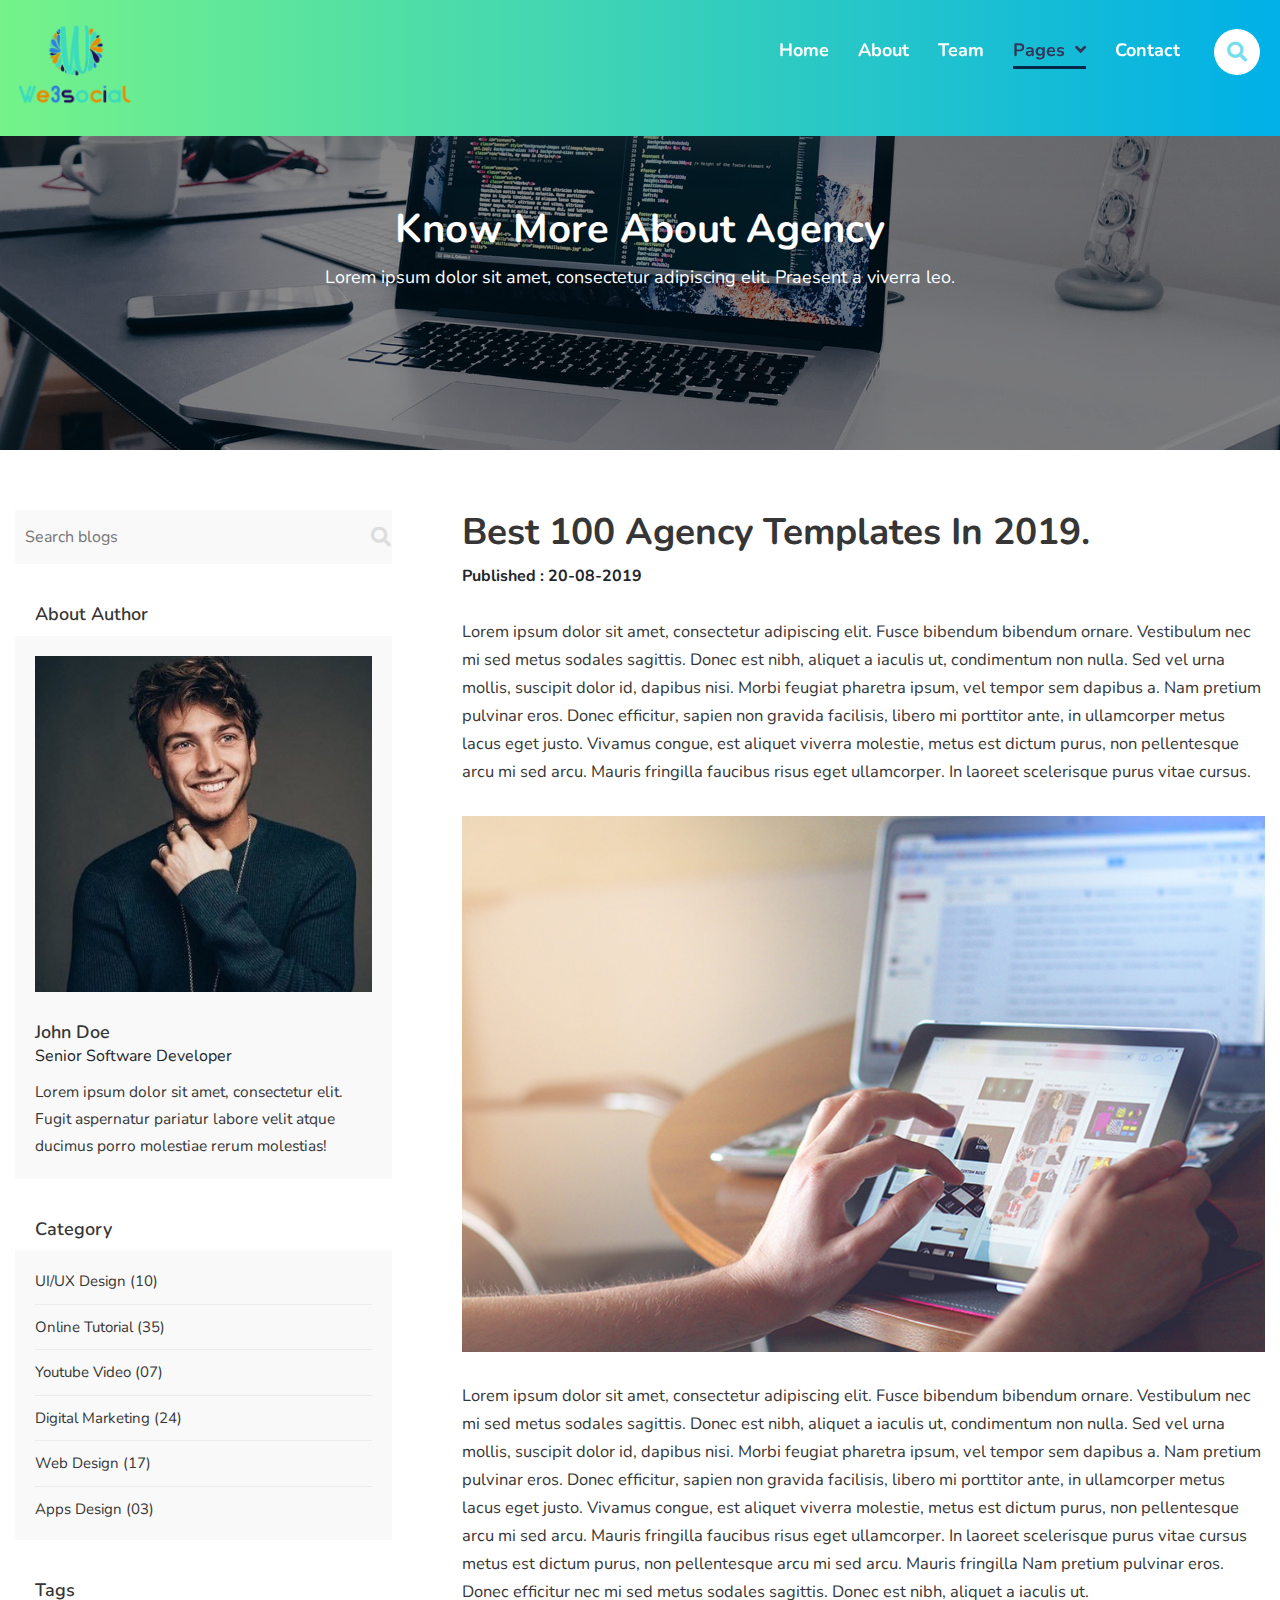
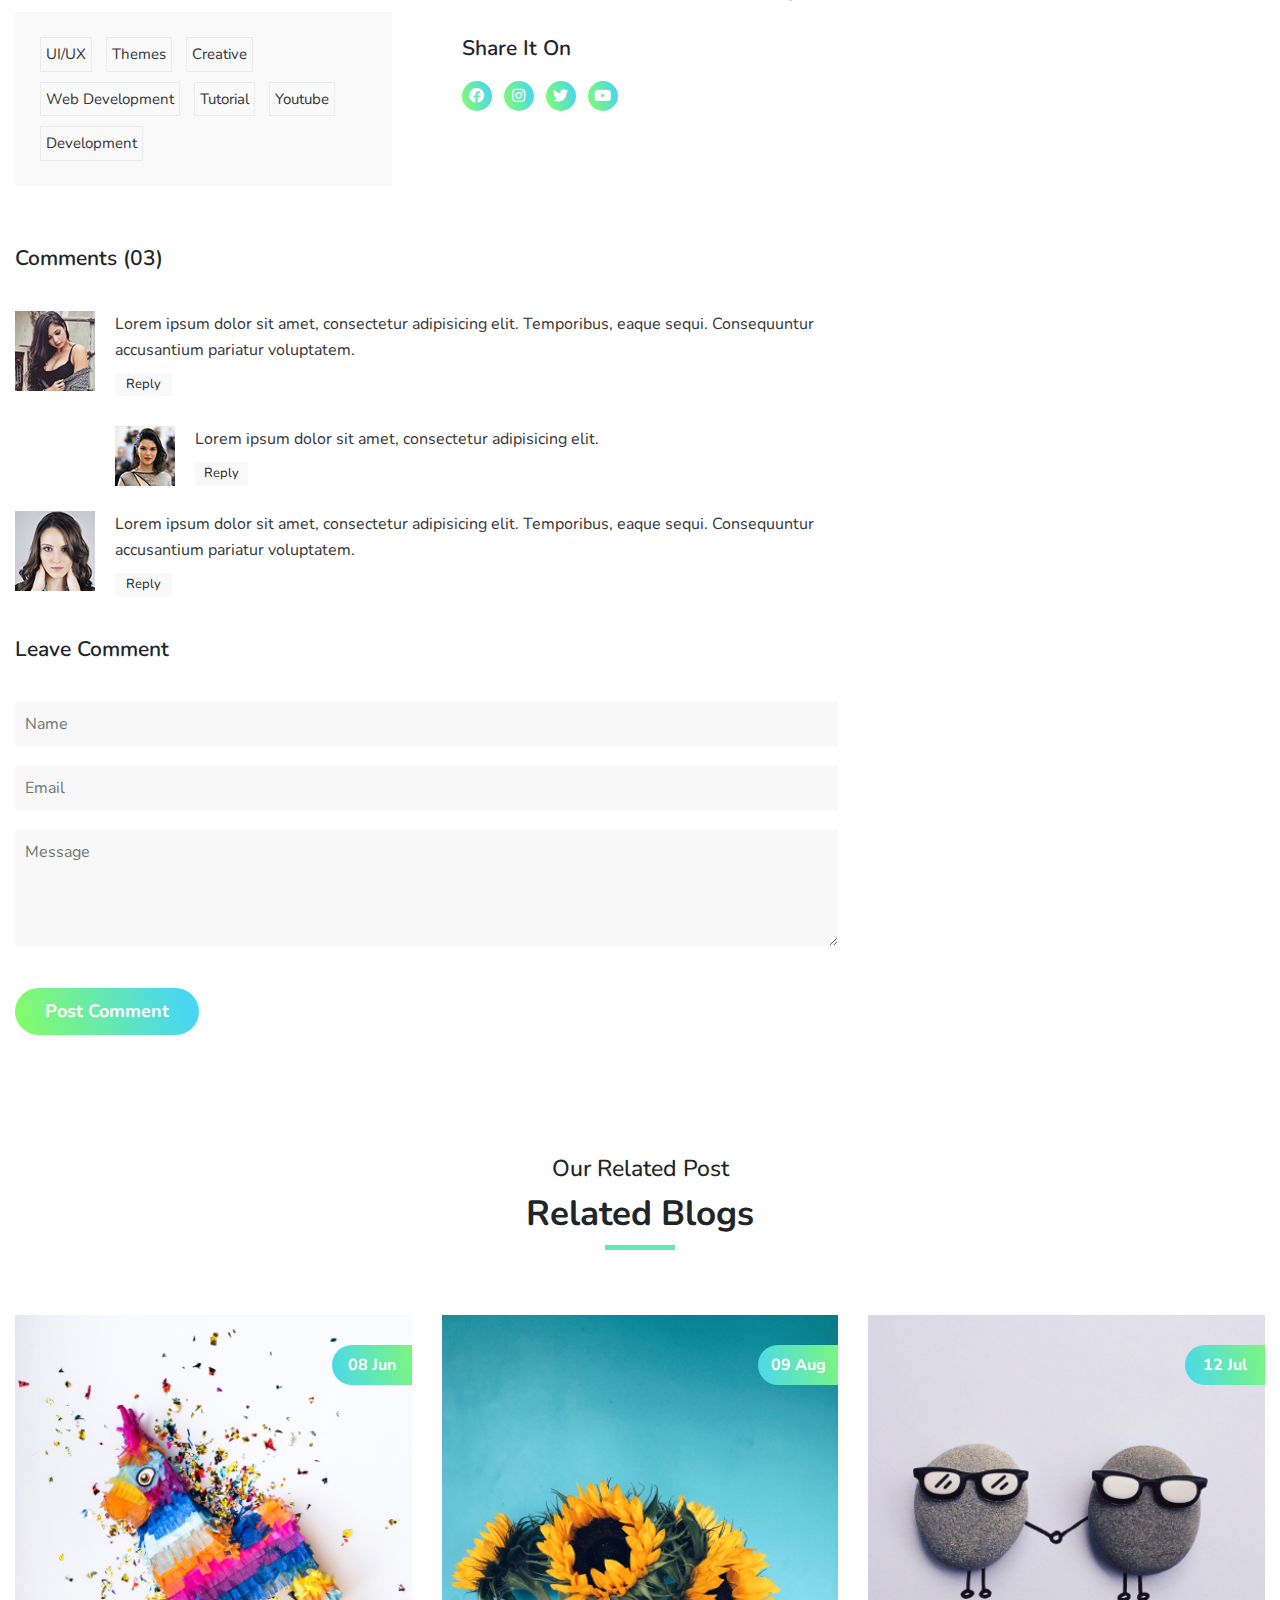
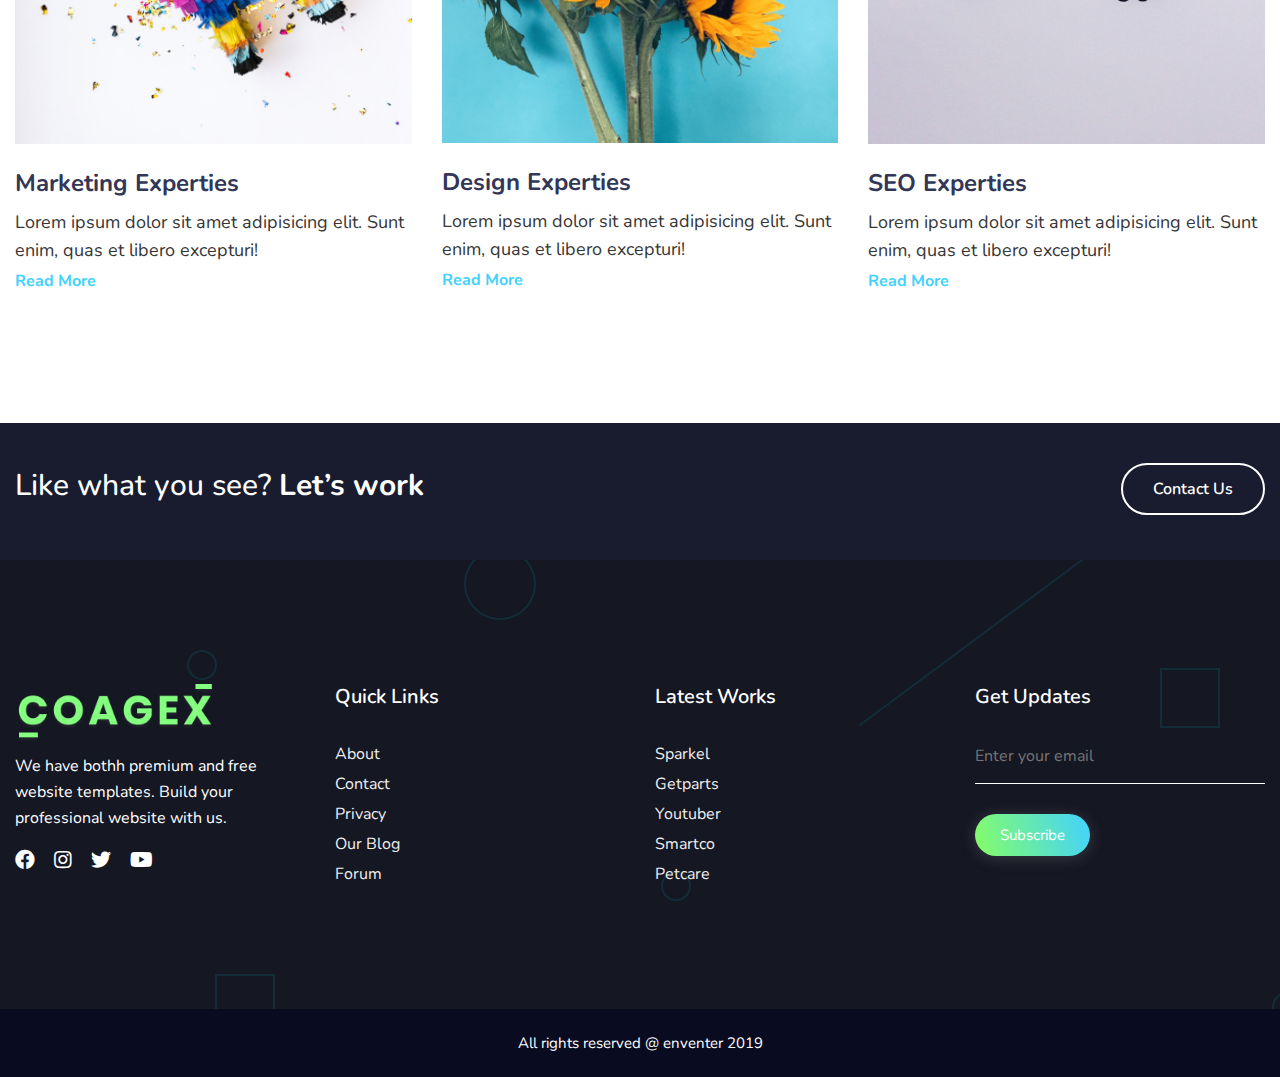
<file: Coagex/single-blog2.html>
<!doctype html>
<html lang="ZXX">

<head>
	<title>COAGEX - Creative Agency Template</title>
	<!-- Required meta tags -->
	<meta charset="utf-8">
	<meta name="viewport" content="width=device-width, initial-scale=1, shrink-to-fit=no">
	<meta name=description content="">
	<meta name=author content="Enventer">
	<link rel="icon" href="img/favicon.png" type="image/png">
	<!-- Bootstrap CSS -->
	<link rel="stylesheet" href="css/bootstrap.min.css">
	<!-- Fontawesome CSS -->
	<link rel="stylesheet" href="https://use.fontawesome.com/releases/v5.2.0/css/all.css">
	<!-- Google Font -->
	<link href="https://fonts.googleapis.com/css?family=Nunito:400,700,900&display=swap" rel="stylesheet">
	<!-- Meanmenu css -->
	<link rel="stylesheet" href="css/meanmenu.css">
	<!-- Animation CSS -->
	<link href="css/aos.min.css" rel="stylesheet">
	<!-- Slick Carousel CSS -->
	<link href="css/slick.css" rel="stylesheet">
	<!-- Main CSS -->
	<link rel="stylesheet" href="style.css">
	<link rel="stylesheet" href="css/responsive.css">
</head>

<body>
	<!--[if lt IE 8]>
<p class="browserupgrade">You are using an <strong>outdated</strong> browser. Please <a href="http://browsehappy.com/">upgrade your browser</a> to improve your experience.</p>
<![endif]-->


	<!--  Preloader Start
========================-->

	<div id='preloader'>
		<div id='status'>
			<img src='img/loading.gif' alt='LOADING....!!!!!' />
		</div>
	</div>

	<!--=========== Main Header Area ===============-->
	<header id="home">
		<div class="main-navigation-1">
			<div class="container">
				<div class="row">
					<!-- logo-area-->
					<div class="col-xl-2 col-lg-3 col-md-3">
						<div class="logo-area">
							<a href="index.html"><img src="img/logo.png" alt="enventer"></a>
						</div>
					</div>
					<!-- mainmenu-area-->
					<div class="col-xl-10 col-lg-9 col-md-9">
						<div class="main-menu f-right">
							<nav id="mobile-menu">
								<ul>
									<li>
										<a href="#">home</a>
									</li>
									<li>
										<a href="about-us.html">about</a>
									</li>
									<li>
										<a href="team.html">team</a>
									</li>
									<!-- dropdown menu-area-->
									<li>
										<a class="current" href="#" onclick="return false">pages <i class="fas fa-angle-down"></i>
										</a>
										<ul class="dropdown">
											<li><a href="about-us.html">about us</a></li>
											<li><a href="portfolio.html">portfolio</a></li>
											<li><a href="portfolio2.html">portfolio two</a></li>
											<li><a href="single-portfolio.html">single portfolio</a></li>
											<li><a href="blog.html">blog page</a></li>
											<li><a href="single-blog.html">single blog</a></li>
											<li><a href="single-blog2.html">single blog two</a></li>
											<li><a href="team.html">our team</a></li>
											<li><a href="contact.html">contact us</a></li>
											<li><a href="404.html">404 Page</a></li>
										</ul>
									</li>
									<li>
										<a href="contact.html">contact</a>
									</li>
								</ul>
							</nav>
						</div>
						<!-- mobile menu-->
						<div class="mobile-menu"></div>
						<!--Search-->
						<div class="search-box-area">
							<div id="search" class="fade">
								<a href="#" class="close-btn" id="close-search">
									<em class="fa fa-times"></em>
								</a>
								<input placeholder="what are you looking for?" id="searchbox" type="search" />
							</div>
							<div class="search-icon-area">
								<a href='#search'>
									<i class="fa fa-search"></i>
								</a>
							</div>
						</div>
					</div>
				</div>
			</div>
		</div>
	</header>
	<!-- =========Single Blog Image Area=========== -->
	<div class="blog-hero-banner">
		<div class="blog-hero-banner-text">
			<h1>Know more about Agency</h1>
			<p>Lorem ipsum dolor sit amet, consectetur adipiscing elit. Praesent a viverra leo. </p>
		</div>
	</div>
	<div class="blog-body">
		<div class="container">
			<div class="row">
				<!--============Left Side Bar===============-->
				<div class="col-xl-4 col-lg-4 col-md-4 col-sm-12">
					<div class="left-side-2">
						<!--single blog search-->
						<div class="blog-search">
							<form action="#">
								<input type="search" id="blog-search" placeholder="Search blogs">
								<button type="submit" class="blog-search-icon-small"><i class="fas fa-search"></i></button>

							</form>
						</div>
						<!--single blog author-->
						<div class="author-profile">
							<h3>about author</h3>
							<div class="author-content">
								<img src="img/blog/author.jpg" alt="">
								<h4>john doe</h4>
								<span class="designation">Senior software Developer</span>
								<p>Lorem ipsum dolor sit amet, consectetur elit. Fugit aspernatur pariatur labore velit atque ducimus porro molestiae rerum molestias!</p>
							</div>
						</div>
						<!--single blog category-->
						<div class="main-category">
							<h3>Category</h3>
							<div class="category-list">
								<ul>
									<li><a href="">UI/UX Design <span>(10)</span></a></li>
									<li><a href="">online tutorial <span>(35)</span></a></li>
									<li><a href="">youtube video <span>(07)</span></a></li>
									<li><a href="">digital marketing <span>(24)</span></a></li>
									<li><a href="">web design <span>(17)</span></a></li>
									<li><a href="">apps design <span>(03)</span></a></li>
								</ul>
							</div>
						</div>
						<!--single blog tag-->
						<div class="main-tags">
							<h3>Tags</h3>
							<div class="tag-list">
								<ul>
									<li><a href="">UI/UX</a></li>
									<li><a href="">Themes</a></li>
									<li><a href="">Creative</a></li>
									<li><a href="">Web Development</a></li>
									<li><a href="">tutorial</a></li>
									<li><a href="">youtube</a></li>
									<li><a href="">development</a></li>
								</ul>
							</div>
						</div>
					</div>
				</div>
				<div class="col-xl-8 col-lg-8 col-md-8 col-sm-12">
					<!--============Right Side Bar===============-->
					<div class="right-side-2">
						<div class="blog-post-heading">
							<h1>best 100 Agency templates in 2019.</h1>
							<span class="publishe-date">published : 20-08-2019</span>
						</div>
						<!--single blog content-->
						<div class="blog-body-content">
							<p>Lorem ipsum dolor sit amet, consectetur adipiscing elit. Fusce bibendum bibendum ornare. Vestibulum nec mi sed metus sodales sagittis. Donec est nibh, aliquet a iaculis ut, condimentum non nulla. Sed vel urna mollis, suscipit dolor id, dapibus nisi. Morbi feugiat pharetra ipsum, vel tempor sem dapibus a. Nam pretium pulvinar eros. Donec efficitur, sapien non gravida facilisis, libero mi porttitor ante, in ullamcorper metus lacus eget justo. Vivamus congue, est aliquet viverra molestie, metus est dictum purus, non pellentesque arcu mi sed arcu. Mauris fringilla faucibus risus eget ullamcorper. In laoreet scelerisque purus vitae cursus.
							</p>
							<!--single blog middle image-->
							<div class="blog-inner">
								<img src="img/blog/blog-inner.jpg" alt="">
							</div>
							<p>Lorem ipsum dolor sit amet, consectetur adipiscing elit. Fusce bibendum bibendum ornare. Vestibulum nec mi sed metus sodales sagittis. Donec est nibh, aliquet a iaculis ut, condimentum non nulla. Sed vel urna mollis, suscipit dolor id, dapibus nisi. Morbi feugiat pharetra ipsum, vel tempor sem dapibus a. Nam pretium pulvinar eros. Donec efficitur, sapien non gravida facilisis, libero mi porttitor ante, in ullamcorper metus lacus eget justo. Vivamus congue, est aliquet viverra molestie, metus est dictum purus, non pellentesque arcu mi sed arcu. Mauris fringilla faucibus risus eget ullamcorper. In laoreet scelerisque purus vitae cursus metus est dictum purus, non pellentesque arcu mi sed arcu. Mauris fringilla Nam pretium pulvinar eros. Donec efficitur nec mi sed metus sodales sagittis. Donec est nibh, aliquet a iaculis ut.
							</p>
							<!--single blog social share-->
							<div class="blog-share">
								<h4>Share It on</h4>
								<ul>
									<li><a class="footer-socials" href="#"><i class="fab fa-facebook"></i></a></li>
									<li><a class="footer-socials" href="#"><i class="fab fa-instagram"></i></a></li>
									<li><a class="footer-socials" href="#"><i class="fab fa-twitter"></i></a></li>
									<li><a class="footer-socials" href="#"><i class="fab fa-youtube"></i></a></li>
								</ul>
							</div>
						</div>
					</div>
				</div>
			</div>
			<!-- single blog comments area-->
			<div class="row">
				<div class="col-xl-8 col-lg-8 col-md-12 col-sm-12">
					<div class="blog-comments-area">
						<div class="comment-heading">
							<h4>Comments (03)</h4>
						</div>
						<!--single blog coment text-->
						<div class="commnet-text">
							<div class="single-comment">
								<div class="image-box">
									<img src="img/blog/thumb2.jpg" alt="">
								</div>
								<div class="text-box">
									<p>Lorem ipsum dolor sit amet, consectetur adipisicing elit. Temporibus, eaque sequi. Consequuntur accusantium pariatur voluptatem.</p>
									<a href="#" class="replay">reply</a>
									<div class="nesting-reply">
										<div class="image-box">
											<img src="img/blog/thumb1.jpg" alt="">
										</div>
										<div class="text-box">
											<p>Lorem ipsum dolor sit amet, consectetur adipisicing elit. </p>
											<a href="#" class="replay">reply</a>
										</div>
									</div>
								</div>
							</div>
							<div class="single-comment">
								<div class="image-box">
									<img src="img/blog/thumb3.jpg" alt="">
								</div>
								<div class="text-box">
									<p>Lorem ipsum dolor sit amet, consectetur adipisicing elit. Temporibus, eaque sequi. Consequuntur accusantium pariatur voluptatem.</p>
									<a href="#" class="replay">reply</a>
								</div>
							</div>
						</div>
					</div>
				</div>
			</div>
			<!--single blog form-->
			<div class="row">
				<div class="col-xl-8 col-lg-8 col-md-8 col-sm-12">
					<div class="comment-heading">
						<h4>leave comment</h4>
					</div>
					<div class="comment-field">
						<form action="#">
							<input type="text" placeholder="Name">
							<input type="email" placeholder="Email">
							<textarea cols="30" rows="4" placeholder="Message"></textarea>
							<button type="submit" id="postcomment">post comment</button>
						</form>
					</div>
				</div>
			</div>
		</div>
	</div>

	<!-- =========Blog Area=========== -->
	<section>
		<div class="blog-area">
			<div class="container">
				<div class="row">
					<!--section heading-->
					<div class="col-xl-12 col-lg-12 col-md-12">
						<div class="section-heading-3">
							<h4> our related post</h4>
							<h3>related Blogs</h3>
						</div>
					</div>
				</div>
				<div class="row">
					<!-- single blog-->
					<div class="col-xl-4 col-lg-4 col-md-4 col-sm-6">
						<div class="home-single-blog">
							<div class="s-blog-image">
								<img src="img/blog/1.jpg" alt="">
								<div class="blog-post-date">
									<span>08 jun</span>
								</div>
							</div>
							<div class="s-blog-content">
								<h4>Marketing Experties</h4>
								<p>Lorem ipsum dolor sit amet adipisicing elit. Sunt enim, quas et libero excepturi!</p>
								<a href="#">Read More</a>
							</div>
						</div>
					</div>
					<!-- single blog-->
					<div class="col-xl-4 col-lg-4 col-md-4 col-sm-6 margin-top-sb-30">
						<div class="home-single-blog">
							<div class="s-blog-image">
								<img src="img/blog/3.png" alt="">
								<div class="blog-post-date">
									<span>09 aug</span>
								</div>
							</div>
							<div class="s-blog-content">
								<h4>design Experties</h4>
								<p>Lorem ipsum dolor sit amet adipisicing elit. Sunt enim, quas et libero excepturi!</p>
								<a href="#">Read More</a>
							</div>
						</div>
					</div>
					<!-- single blog-->
					<div class="col-xl-4 col-lg-4 col-md-4 col-sm-6 margin-top-sb-30 margin-top-lb-30">
						<div class="home-single-blog">
							<div class="s-blog-image">
								<img src="img/blog/2.png" alt="">
								<div class="blog-post-date">
									<span>12 jul</span>
								</div>
							</div>
							<div class="s-blog-content">
								<h4>SEO Experties</h4>
								<p>Lorem ipsum dolor sit amet adipisicing elit. Sunt enim, quas et libero excepturi!</p>
								<a href="#">Read More</a>
							</div>
						</div>
					</div>
				</div>
			</div>
		</div>
	</section>
	<!-- =========Call to Action=========== -->
	<div class="callto-action">
		<div class="container">
			<div class="row">
				<div class="col-xl-8 col-lg-8 col-md-8 col-sm-7">
					<div class="callto-action-text">
						<h5>Like what you see? <span>Let’s work</span> </h5>
					</div>
				</div>
				<div class="col-xl-4 col-lg-4 col-md-4 col-sm-5">
					<div class="callto-action-btn">
						<a href="#">contact us</a>
					</div>
				</div>
			</div>
		</div>
	</div>
	<!-- =========Footer Area=========== -->
	<section id="footer-fixed">
		<div class="big-footer">
			<div class="container">
				<div class="row">
					<!--footer logo-->
					<div class="col-xl-3 col-lg-3 col-md-3 col-sm-6">
						<div class="footer-logo">
							<a href="#">
								<img src="img/footer-logo.png" alt="">
							</a>
							<p> We have bothh premium and free website templates. Build your professional website with us.</p>
						</div>
						<!--footer social-->
						<div class="social">
							<ul>
								<li><a class="footer-socials" href="#"><i class="fab fa-facebook"></i></a></li>
								<li><a class="footer-socials" href="#"><i class="fab fa-instagram"></i></a></li>
								<li><a class="footer-socials" href="#"><i class="fab fa-twitter"></i></a></li>
								<li><a class="footer-socials" href="#"><i class="fab fa-youtube"></i></a></li>
							</ul>
						</div>
					</div>
					<!--footer quick links-->
					<div class="col-xl-3 col-lg-3 col-md-3 col-sm-6">
						<div class="footer-heading">
							<h3>quick links</h3>
						</div>
						<div class="footer-content">
							<ul>
								<li><a href="">about</a></li>
								<li><a href="">contact</a></li>
								<li><a href="">privacy</a></li>
								<li><a href="">our blog</a></li>
								<li><a href="">forum</a></li>
							</ul>
						</div>
					</div>
					<!--footer latest work-->
					<div class="col-xl-3 col-lg-3 col-md-3 col-sm-6">
						<div class="footer-heading">
							<h3>Latest works</h3>
						</div>
						<div class="footer-content">
							<ul>
								<li><a href="">sparkel</a></li>
								<li><a href="">getparts</a></li>
								<li><a href="">youtuber</a></li>
								<li><a href="">smartco</a></li>
								<li><a href="">petcare</a></li>
							</ul>
						</div>
					</div>
					<!--footer subscribe-->
					<div class="col-xl-3 col-lg-3 col-md-3 col-sm-6">
						<div class="footer-heading">
							<h3>Get Updates</h3>
						</div>
						<div class="footer-content footer-cont-mar-40">
							<form action="#">
								<input id="leadgenaration" type="email" placeholder="Enter your email">
								<input id="subscribe" type="submit" value="Subscribe">
							</form>
						</div>
					</div>
				</div>
			</div>
		</div>
		<!--copyright-->
		<footer>
			<p>All rights reserved @ enventer 2019</p>
		</footer>
	</section>
	<!-- Jquery JS -->
	<script src="js/vendor/jquery-2.2.4.min.js"></script>
	<!-- Proper JS -->
	<script src="js/popper.min.js"></script>
	<!-- Bootstrap Js -->
	<script src="js/bootstrap.min.js"></script>
	<!-- Video popup Js -->
	<script src="js/magnific-popup.min.js"></script>
	<!-- Waypoint Up Js -->
	<script src="js/waypoints.min.js"></script>
	<!-- Counter Up Js -->
	<script src="js/counterup.min.js"></script>
	<!-- Meanmenu Js -->
	<script src="js/meanmenu.min.js"></script>
	<!-- Animation Js -->
	<script src="js/aos.min.js"></script>
	<!-- Filtering Js -->
	<script src="js/isotope.min.js"></script>
	<!-- Background Move Js -->
	<script src="js/jquery.backgroundMove.js"></script>
	<!-- Slick Carousel Js -->
	<script src="js/slick.min.js"></script>
	<!-- ScrollUp Js -->
	<script src="js/scrollUp.js"></script>
	<!-- Main Js -->
	<script src="js/main.js"></script>
</body>

</html>
</file>
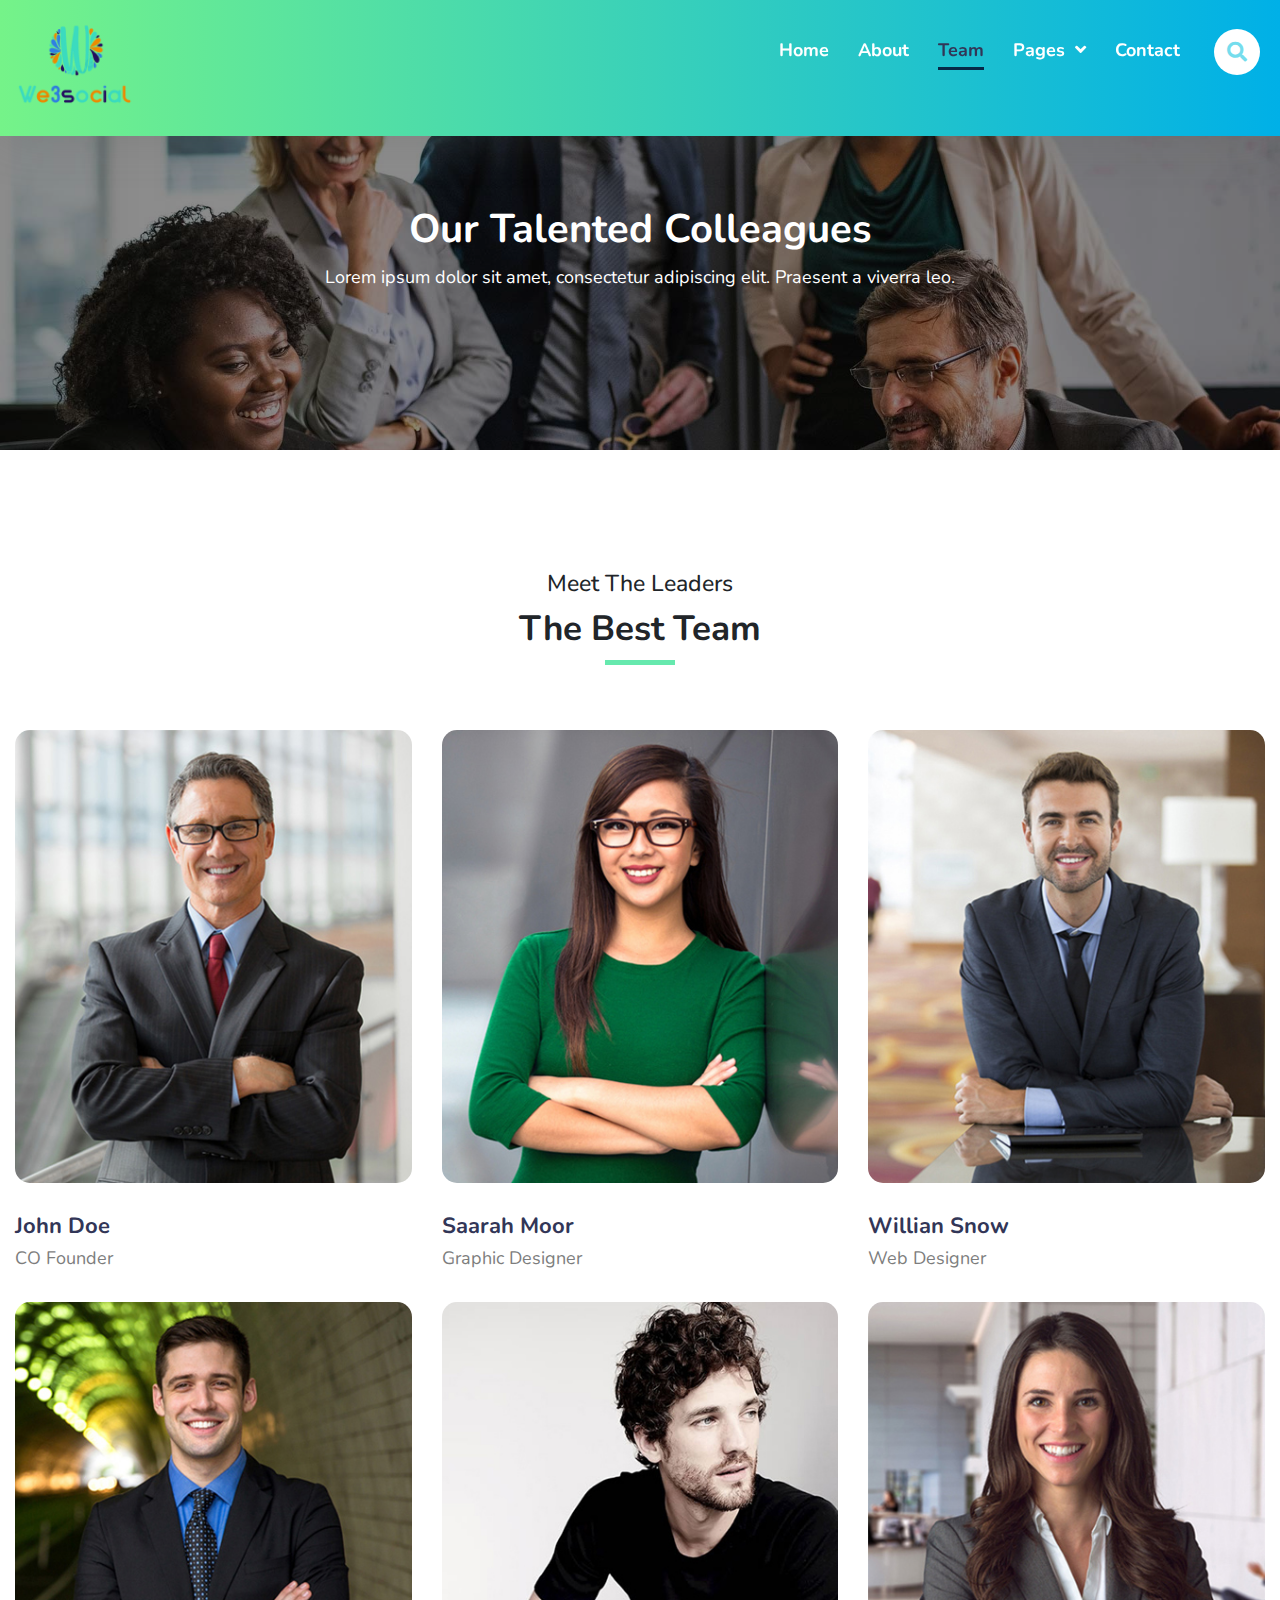
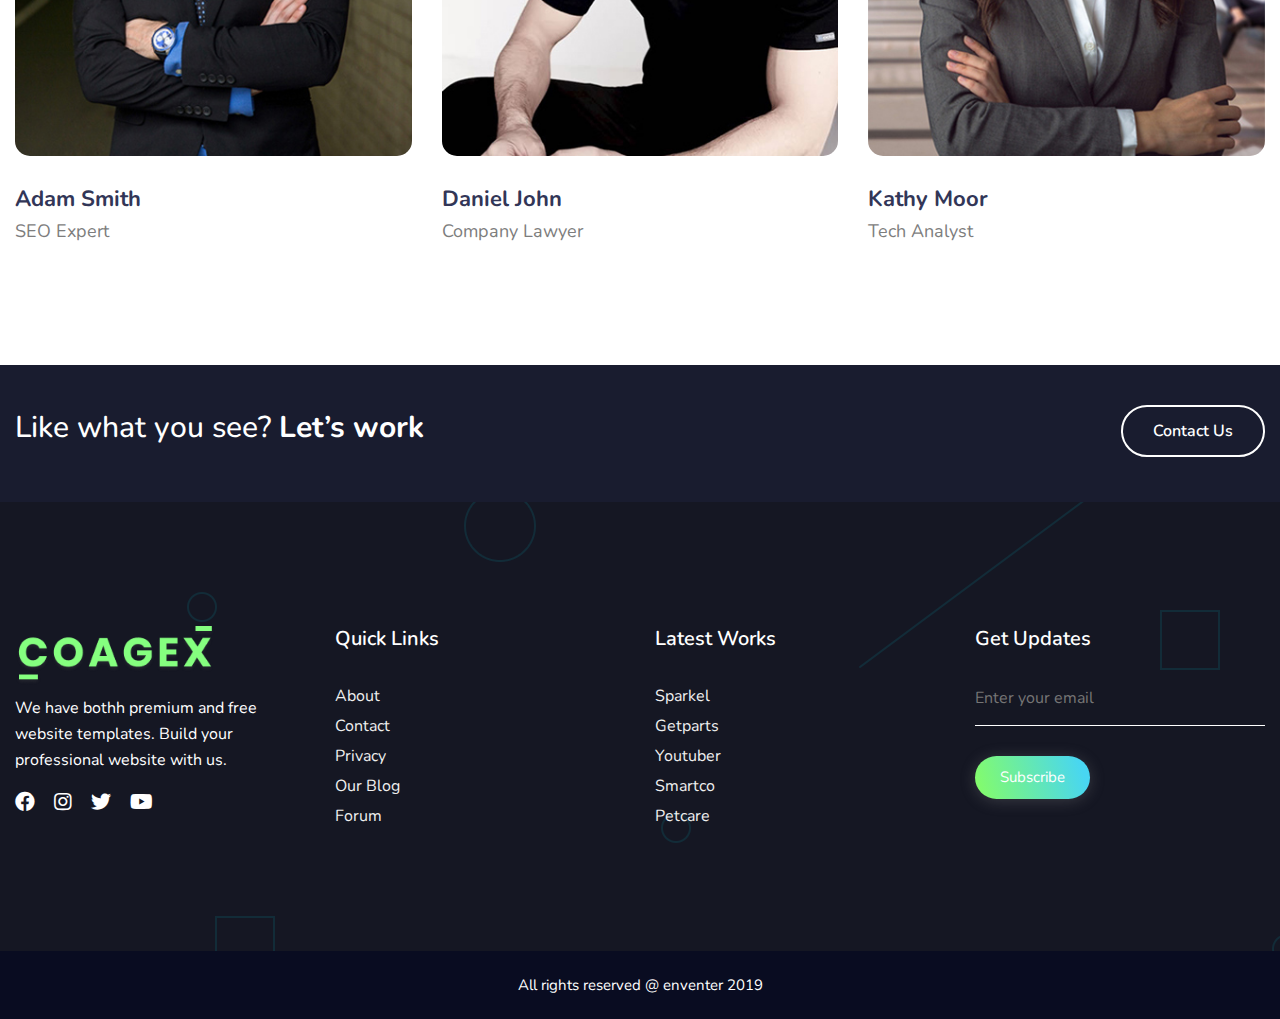
<file: Coagex/team.html>
<!doctype html>
<html lang="ZXX">

<head>
	<title>COAGEX - Creative Agency Template</title>
	<!-- Required meta tags -->
	<meta charset="utf-8">
	<meta name="viewport" content="width=device-width, initial-scale=1, shrink-to-fit=no">
	<meta name=description content="">
	<meta name=author content="Enventer">
	<link rel="icon" href="img/favicon.png" type="image/png">
	<!-- Bootstrap CSS -->
	<link rel="stylesheet" href="css/bootstrap.min.css">
	<!-- Fontawesome CSS -->
	<link rel="stylesheet" href="https://use.fontawesome.com/releases/v5.2.0/css/all.css">
	<!-- Google Font -->
	<link href="https://fonts.googleapis.com/css?family=Nunito:400,700,900&display=swap" rel="stylesheet">
	<!-- Meanmenu css -->
	<link rel="stylesheet" href="css/meanmenu.css">
	<!-- Animation CSS -->
	<link href="css/aos.min.css" rel="stylesheet">
	<!-- Slick Carousel CSS -->
	<link href="css/slick.css" rel="stylesheet">
	<!-- Main CSS -->
	<link rel="stylesheet" href="style.css">
	<link rel="stylesheet" href="css/responsive.css">
</head>

<body>
	<!--[if lt IE 8]>
<p class="browserupgrade">You are using an <strong>outdated</strong> browser. Please <a href="http://browsehappy.com/">upgrade your browser</a> to improve your experience.</p>
<![endif]-->


	<!--  Preloader Start
========================-->

	<div id='preloader'>
		<div id='status'>
			<img src='img/loading.gif' alt='LOADING....!!!!!' />
		</div>
	</div>

	<!--=========== Main Header area ===============-->
	<header id="home">
		<div class="main-navigation-1">
			<div class="container">
				<div class="row">
					<!-- logo-area-->
					<div class="col-xl-2 col-lg-3 col-md-3">
						<div class="logo-area">
							<a href="index.html"><img src="img/logo.png" alt="enventer"></a>
						</div>
					</div>
					<!-- mainmenu-area-->
					<div class="col-xl-10 col-lg-9 col-md-9">
						<div class="main-menu f-right">
							<nav id="mobile-menu">
								<ul>
									<li>
										<a href="#">home</a>
									</li>
									<li>
										<a href="about-us.html">about</a>
									</li>
									<li>
										<a class="current" href="team.html">team</a>
									</li>
									<!-- dropdown menu-area-->
									<li>
										<a href="#" onclick="return false">pages <i class="fas fa-angle-down"></i>
										</a>
										<ul class="dropdown">
											<li><a href="about-us.html">about us</a></li>
											<li><a href="portfolio.html">portfolio</a></li>
											<li><a href="portfolio2.html">portfolio two</a></li>
											<li><a href="single-portfolio.html">single portfolio</a></li>
											<li><a href="blog.html">blog page</a></li>
											<li><a href="single-blog.html">single blog</a></li>
											<li><a href="single-blog2.html">single blog two</a></li>
											<li><a href="team.html">our team</a></li>
											<li><a href="contact.html">contact us</a></li>
											<li><a href="404.html">404 Page</a></li>
										</ul>
									</li>
									<li>
										<a href="contact.html">contact</a>
									</li>
								</ul>
							</nav>
						</div>
						<!-- mobile menu-->
						<div class="mobile-menu"></div>
						<!--Search-->
						<div class="search-box-area">
							<div id="search" class="fade">
								<a href="#" class="close-btn" id="close-search">
									<em class="fa fa-times"></em>
								</a>
								<input placeholder="what are you looking for?" id="searchbox" type="search" />
							</div>
							<div class="search-icon-area">
								<a href='#search'>
									<i class="fa fa-search"></i>
								</a>
							</div>
						</div>
					</div>
				</div>
			</div>
		</div>
	</header>
	<!-- =========Team Image Area=========== -->
	<div class="team-hero-banner">
		<div class="team-banner-text">
			<h1>our talented colleagues</h1>
			<p>Lorem ipsum dolor sit amet, consectetur adipiscing elit. Praesent a viverra leo. </p>
		</div>
	</div>
	<div class="team-area">
		<div class="container">
			<div class="row">
				<!--section heading-->
				<div class="col-xl-12 col-lg-12 col-md-12">
					<div class="section-heading-3">
						<h4> meet the leaders</h4>
						<h3>the best team</h3>
					</div>
				</div>
			</div>
			<div class="row">
				<!--single team-->
				<div class="col-xl-4 col-lg-4 col-md-6 col-sm-6">
					<div class="single-team">
						<div class="team-image">
							<img src="img/team/1.jpg" alt="">
							<div class="team-content">
								<div class="team-social">
									<ul>
										<li><a href="#"><i class="fab fa-facebook"></i></a></li>
										<li><a href="#"><i class="fab fa-instagram"></i></a></li>
										<li><a href="#"><i class="fab fa-twitter"></i></a></li>
										<li><a href="#"><i class="fab fa-youtube"></i></a></li>
									</ul>
								</div>
							</div>
						</div>
						<div class="person-name">
							<h4>john doe</h4>
							<p>CO Founder</p>
						</div>
					</div>
				</div>
				<!--single team-->
				<div class="col-xl-4 col-lg-4 col-md-6 col-sm-6 margin-top-sb-30">
					<div class="single-team">
						<div class="team-image">
							<img src="img/team/4.jpg" alt="">
							<div class="team-content">
								<div class="team-social">
									<ul>
										<li><a href="#"><i class="fab fa-facebook"></i></a></li>
										<li><a href="#"><i class="fab fa-instagram"></i></a></li>
										<li><a href="#"><i class="fab fa-twitter"></i></a></li>
										<li><a href="#"><i class="fab fa-youtube"></i></a></li>
									</ul>
								</div>
							</div>
						</div>
						<div class="person-name">
							<h4>saarah moor</h4>
							<p>graphic designer</p>
						</div>
					</div>
				</div>
				<!--single team-->
				<div class="col-xl-4 col-lg-4 col-md-6 col-sm-6 default-margin-mt-sm margin-top-lb-30 margin-top-sb-30">
					<div class="single-team">
						<div class="team-image">
							<img src="img/team/5.jpg" alt="">
							<div class="team-content">
								<div class="team-social">
									<ul>
										<li><a href="#"><i class="fab fa-facebook"></i></a></li>
										<li><a href="#"><i class="fab fa-instagram"></i></a></li>
										<li><a href="#"><i class="fab fa-twitter"></i></a></li>
										<li><a href="#"><i class="fab fa-youtube"></i></a></li>
									</ul>
								</div>
							</div>
						</div>
						<div class="person-name">
							<h4>willian snow</h4>
							<p>web designer</p>
						</div>
					</div>
				</div>
				<!--single team-->
				<div class="col-xl-4 col-lg-4 col-md-6 col-sm-6 default-margin-mt default-margin-mt-sm margin-top-lb-30 margin-top-sb-30">
					<div class="single-team">
						<div class="team-image">
							<img src="img/team/3.jpg" alt="">
							<div class="team-content">
								<div class="team-social">
									<ul>
										<li><a href="#"><i class="fab fa-facebook"></i></a></li>
										<li><a href="#"><i class="fab fa-instagram"></i></a></li>
										<li><a href="#"><i class="fab fa-twitter"></i></a></li>
										<li><a href="#"><i class="fab fa-youtube"></i></a></li>
									</ul>
								</div>
							</div>
						</div>
						<div class="person-name">
							<h4>adam smith</h4>
							<p>SEO expert</p>
						</div>
					</div>
				</div>
				<!--single team-->
				<div class="col-xl-4 col-lg-4 col-md-6 col-sm-6 default-margin-mt default-margin-mt-sm margin-top-lb-30 margin-top-sb-30">
					<div class="single-team">
						<div class="team-image">
							<img src="img/team/6.jpg" alt="">
							<div class="team-content">
								<div class="team-social">
									<ul>
										<li><a href="#"><i class="fab fa-facebook"></i></a></li>
										<li><a href="#"><i class="fab fa-instagram"></i></a></li>
										<li><a href="#"><i class="fab fa-twitter"></i></a></li>
										<li><a href="#"><i class="fab fa-youtube"></i></a></li>
									</ul>
								</div>
							</div>
						</div>
						<div class="person-name">
							<h4>daniel john</h4>
							<p>company lawyer</p>
						</div>
					</div>
				</div>
				<!--single team-->
				<div class="col-xl-4 col-lg-4 col-md-6 col-sm-6 default-margin-mt default-margin-mt-sm margin-top-lb-30 margin-top-sb-30">
					<div class="single-team">
						<div class="team-image">
							<img src="img/team/2.jpg" alt="">
							<div class="team-content">
								<div class="team-social">
									<ul>
										<li><a href="#"><i class="fab fa-facebook"></i></a></li>
										<li><a href="#"><i class="fab fa-instagram"></i></a></li>
										<li><a href="#"><i class="fab fa-twitter"></i></a></li>
										<li><a href="#"><i class="fab fa-youtube"></i></a></li>
									</ul>
								</div>
							</div>
						</div>
						<div class="person-name">
							<h4>kathy moor</h4>
							<p>tech analyst</p>
						</div>
					</div>
				</div>
			</div>
		</div>
	</div>
	<!-- =========Call to Action=========== -->
	<div class="callto-action">
		<div class="container">
			<div class="row">
				<div class="col-xl-8 col-lg-8 col-md-8 col-sm-7">
					<div class="callto-action-text">
						<h5>Like what you see? <span>Let’s work</span> </h5>
					</div>
				</div>
				<div class="col-xl-4 col-lg-4 col-md-4 col-sm-5">
					<div class="callto-action-btn">
						<a href="#">contact us</a>
					</div>
				</div>
			</div>
		</div>
	</div>
	<!-- =========Footer Area=========== -->
	<section id="footer-fixed">
		<div class="big-footer">
			<div class="container">
				<div class="row">
					<!--footer logo-->
					<div class="col-xl-3 col-lg-3 col-md-3 col-sm-6">
						<div class="footer-logo">
							<a href="#">
								<img src="img/footer-logo.png" alt="">
							</a>
							<p> We have bothh premium and free website templates. Build your professional website with us.</p>
						</div>
						<!--footer social-->
						<div class="social">
							<ul>
								<li><a class="footer-socials" href="#"><i class="fab fa-facebook"></i></a></li>
								<li><a class="footer-socials" href="#"><i class="fab fa-instagram"></i></a></li>
								<li><a class="footer-socials" href="#"><i class="fab fa-twitter"></i></a></li>
								<li><a class="footer-socials" href="#"><i class="fab fa-youtube"></i></a></li>
							</ul>
						</div>
					</div>
					<!--footer quick links-->
					<div class="col-xl-3 col-lg-3 col-md-3 col-sm-6">
						<div class="footer-heading">
							<h3>quick links</h3>
						</div>
						<div class="footer-content">
							<ul>
								<li><a href="">about</a></li>
								<li><a href="">contact</a></li>
								<li><a href="">privacy</a></li>
								<li><a href="">our blog</a></li>
								<li><a href="">forum</a></li>
							</ul>
						</div>
					</div>
					<!--footer latest work-->
					<div class="col-xl-3 col-lg-3 col-md-3 col-sm-6">
						<div class="footer-heading">
							<h3>Latest works</h3>
						</div>
						<div class="footer-content">
							<ul>
								<li><a href="">sparkel</a></li>
								<li><a href="">getparts</a></li>
								<li><a href="">youtuber</a></li>
								<li><a href="">smartco</a></li>
								<li><a href="">petcare</a></li>
							</ul>
						</div>
					</div>
					<!--footer subscribe-->
					<div class="col-xl-3 col-lg-3 col-md-3 col-sm-6">
						<div class="footer-heading">
							<h3>Get Updates</h3>
						</div>
						<div class="footer-content footer-cont-mar-40">
							<form action="#">
								<input id="leadgenaration" type="email" placeholder="Enter your email">
								<input id="subscribe" type="submit" value="Subscribe">
							</form>
						</div>
					</div>
				</div>
			</div>
		</div>
		<!--copyright-->
		<footer>
			<p>All rights reserved @ enventer 2019</p>
		</footer>
	</section>
	<!-- Jquery JS -->
	<script src="js/vendor/jquery-2.2.4.min.js"></script>
	<!-- Proper JS -->
	<script src="js/popper.min.js"></script>
	<!-- Bootstrap Js -->
	<script src="js/bootstrap.min.js"></script>
	<!-- Video popup Js -->
	<script src="js/magnific-popup.min.js"></script>
	<!-- Waypoint Up Js -->
	<script src="js/waypoints.min.js"></script>
	<!-- Counter Up Js -->
	<script src="js/counterup.min.js"></script>
	<!-- Meanmenu Js -->
	<script src="js/meanmenu.min.js"></script>
	<!-- Animation Js -->
	<script src="js/aos.min.js"></script>
	<!-- Filtering Js -->
	<script src="js/isotope.min.js"></script>
	<!-- Background Move Js -->
	<script src="js/jquery.backgroundMove.js"></script>
	<!-- Slick Carousel Js -->
	<script src="js/slick.min.js"></script>
	<!-- ScrollUp Js -->
	<script src="js/scrollUp.js"></script>
	<!-- Main Js -->
	<script src="js/main.js"></script>
</body>

</html>
</file>
<file: Coagex/css/responsive.css>
/* Large desktop :1280px. */

@media (min-width: 1201px) and (max-width: 1439px) {}

/* Normal desktop :992px. */

@media (min-width: 992px) and (max-width: 1200px) {
	#searchbox {
		max-width: 70%;
		font-size: 25px
	}

	.home-counter-text {
		margin-top: 70px
	}

	.testimonial-area {
		border-bottom-left-radius: 50% 10%;
		border-bottom-right-radius: 50% 10%;
	}

	.left-arrow-2 {
		bottom: -40px;
	}

	.right-arrow-2 {
		bottom: -40px;
	}

	.section-heading-2-p-a {
		padding-bottom: bottom: 45px
	}
}

/* Tablet desktop :768px. */

@media (min-width: 768px) and (max-width: 991px) {
	#searchbox {
		max-width: 90%;
		font-size: 23px
	}

	.layer img {
		width: 270px
	}

	.layer-1 img {
		width: 80px
	}

	.layer-2 img {
		width: 120px
	}

	.layer-3 img {
		width: 60px
	}

	.section-heading-1 h3 {
		font-size: 28px;
	}

	.single-client-img {
		margin-bottom: 15px;
		text-align: center
	}

	.default-margin-mt-sm {
		margin-top: 30px
	}

	.intro-text h1 {
		font-size: 35px;
		line-height: 50px;
	}

	.main-menu ul li {
		margin-left: 15px;
	}

	.single-service {
		padding: 25px 15px;
	}

	.portfolio-area {
		border-bottom-left-radius: 73% 20%;
		border-bottom-right-radius: 50% 20%;
	}

	.home-counter-text {
		margin-top: 70px
	}

	.testimonial-area {
		border-bottom-left-radius: 50% 10%;
		border-bottom-right-radius: 50% 10%;
	}

	.left-arrow-2 {
		bottom: -40px;
	}

	.right-arrow-2 {
		bottom: -40px;
	}

	.price-details {
		padding: 0 10px;
	}

	.price-qoute {
		padding: 10px 0 5px 10px;
	}

	.footer-logo img {
		width: 160px;
	}

	.footer-logo p {
		font-size: 15px;
	}

	.footer-content ul li a {
		font-size: 15px;
	}


	.single-contact-info {
		margin: 0
	}

}

/* small mobile :320px. */

@media only screen and (min-width: 320px) and (max-width: 574px) {

	.search-icon-area {
		right: 20%;
		top: -67px;
	}

	#searchbox {
		max-width: 90%;
		font-size: 20px
	}

	.search-icon-area i {
		background-color: transparent;
		color: #fff;
	}

	.header-content-area {
		background: linear-gradient(253.52deg, #48D6F2 8.92%, #84FC6A 96.59%);
	}

	.header-pattern-1 {
		display: none;
	}

	.header-pattern-2 {
		left: 50%;
		-webkit-transform: translateX(-50%);
		transform: translateX(-50%);
	}

	.layer {
		display: none
	}

	.intro-text {
		padding-top: 30px;
		margin-bottom: 0px;
	}

	.intro-text h1 {
		font-size: 32px;
		line-height: 45px;
	}

	.single-client-img {
		margin-bottom: 15px;
		text-align: center
	}

	.margin-top-sb-30 {
		margin-top: 30px !important;
	}

	.margin-bot-sb-30 {
		margin-bottom: 45px
	}

	.default-margin-mt {
		margin-top: 0
	}

	.testimonial-area {
		border-bottom-left-radius: 50% 10%;
		border-bottom-right-radius: 50% 10%;
	}

	.testimonial-img img {
		width: 95%;
	}

	.left-arrow-2 {
		bottom: -40px;
	}

	.right-arrow-2 {
		bottom: -40px;
	}

	.quotation img {
		width: 60px
	}

	.testi-slider-text {
		margin-top: 15px;
	}

	.contactus-area {
		margin-bottom: 0px;
	}

	.contact-form-area {
		padding: 30px;
	}

	.contact-form-area input[type="text"] {
		width: 100%;
	}

	.blog-post-heading h1 {
		font-size: 30px;
	}

	.portfolio-area {
		border-bottom-left-radius: 73% 15%;
		border-bottom-right-radius: 50% 10%;
	}

	.portfolio-button-area {
		text-align: left;
		margin-bottom: 30px
	}

	.portfolio-intro p {
		font-size: 18px;
	}

	.portfolio-hero-text {
		top: 67%;
	}

	.portfolio-hero-text h1 {
		font-size: 32px
	}

	.portfolio-hero-text p {
		line-height: 25px
	}

	.portfolio-filter {
		margin-bottom: 60px;
	}

	.home-counter-text {
		margin-top: 70px;
		padding-right: 0
	}

	.home-about-text {
		margin-top: 70px;
		padding-right: 0
	}

	.home-expertise-text {
		margin-top: 70px;
		padding-right: 0
	}

	.section-heading-2-p {
		padding-bottom: 45px !important;
	}

	.counter-area-small {
		padding-right: 0px;
	}

	.blog-text {
		width: 100%
	}

	.blog-image {
		width: 100%
	}

	.blog-image img {
		width: 100% !important
	}

	.callto-action-btn {
		text-align: center;
		margin-top: 30px;
	}

	.callto-action-text h5 {
		text-align: center;
		font-size: 27px
	}

	.error-text img {
		width: 100%
	}

	.error-text h2 {
		font-size: 28px;
		line-height: 40px;
	}

	.price-details {
		padding: 0 55px;
	}

	.price-qoute {
		padding: 10px 0 5px 55px;
	}

	.footer-logo img {
		width: 160px;
	}

	.footer-logo p {
		font-size: 15px;
	}

	.footer-content ul li a {
		font-size: 15px;
	}

	.footer-heading h3 {
		margin-top: 18px;
	}
}

/* Large Mobile :575px. */

@media only screen and (min-width: 575px) and (max-width: 767px) {

	.search-icon-area {
		right: 15%;
		top: -67px;
	}

	#searchbox {
		max-width: 90%;
		font-size: 20px
	}

	.search-icon-area i {
		background-color: transparent;
		color: #fff;
	}

	.header-pattern-2 {
		left: 50%;
		-webkit-transform: translateX(-50%);
		transform: translateX(-50%);
	}

	.header-pattern-1 {
		display: none;
	}

	.header-content-area {
		background: linear-gradient(253.52deg, #48D6F2 8.92%, #84FC6A 96.59%);
	}

	.intro-text h1 {
		font-size: 35px;
		line-height: 45px;
	}

	.layer {
		display: none
	}

	.portfolio-area {
		border-bottom-left-radius: 73% 15%;
		border-bottom-right-radius: 50% 10%;
	}

	.portfolio-button-area {
		text-align: left;
		margin-bottom: 30px
	}

	.portfolio-hero-text {
		top: 67%;
	}

	.portfolio-hero-text h1 {
		font-size: 32px
	}

	.portfolio-hero-text p {
		line-height: 25px
	}

	.portfolio-filter {
		margin-bottom: 60px;
	}

	.single-client-img {
		margin-bottom: 15px;
		text-align: center
	}

	.testimonial-area {
		border-bottom-left-radius: 50% 10%;
		border-bottom-right-radius: 50% 10%;
	}

	.testimonial-img img {
		width: 95%;
	}

	.left-arrow-2 {
		bottom: -40px;
	}

	.right-arrow-2 {
		bottom: -40px;
	}

	.quotation img {
		width: 60px
	}

	.testi-slider-text {
		margin-top: 15px;
	}

	.margin-top-lb-30 {
		margin-top: 30px !important;
	}

	.home-counter-text {
		margin-top: 70px;
		padding-right: 0
	}

	.home-about-text {
		margin-top: 70px;
		padding-right: 0
	}

	.home-expertise-text {
		margin-top: 70px;
		padding-right: 0
	}

	.section-heading-2-p {
		padding-bottom: 45px !important;
	}

	.counter-area-small {
		padding-right: 0px;
	}

	.default-margin-mt {
		margin-top: 0
	}

	.blog-post-heading h1 {
		font-size: 30px;
	}

	.price-details {
		padding: 0 20px;
	}

	.price-qoute {
		padding: 10px 0 5px 20px;
	}

	.footer-logo img {
		width: 160px;
	}

	.footer-logo p {
		font-size: 15px;
	}

	.footer-content ul li a {
		font-size: 15px;
	}

	.footer-heading h3 {
		margin-top: 18px;
	}

	.author-profile img {
		width: 50%;
	}

	.contact-form-area {
		padding: 50px;
	}

	.contact-form-area input[type="text"] {
		width: 100%;
	}

	.callto-action-btn {
		text-align: center;
	}

	.callto-action-text h5 {
		font-size: 22px
	}

	.error-text img {
		width: 100%
	}

	.single-contact-info {
		margin: 0
	}

	.large-mb-d {
		margin-top: 30px
	}

}


/* Responsive CSS END
/*----------------------------------------*/
</file>
<file: Coagex/style.css>
﻿/***********************************************
Template Name: COAGEX - Creative Agency Template
最新最全最好的Bootstrap模板：http://www.bootstrapmb.com
 
***********************************************/

/* TABLE OF CONTENTS:
----------------------------------------------------------------

--------------------------------------------------------------

1. Default Theme CSS
    1.1 Preloader
    1.2 Section Heading
    1.3 Section Button
    1.4 Section Pattern Animation

2. Menu Area CSS
    2.1 Menu CSS
    2.2 Drop Down Menu CSS
    2.3 Sticy Menu CSS
    2.4 Fullscreen Search CSS

3. Header Area CSS
	3.1 Header Pattern Image
	3.2 Header ArtWork Animation
	3.3 Intro Text
	3.4 Header Button

4. Home About Area CSS
	4.1 Home About Content

5. Service Area CSS
	5.1 Curve SVG
	5.2 Single Service Pattern
	5.3 Single Service Animation
	5.4 Single Service Text

6. Portfolio Area CSS
	6.1 Portfolio Pattern
	6.2 Portfolio Item
	6.3 Portfolio Item Arrow

7. Expertise Area CSS

8. Counter Area CSS
	8.1 Single Counter

9. Testimonial Area CSS
	9.1 Left Content
	9.2 Right Content
	9.3 Testimonial Arrow

10. Pricing Area CSS
	10.1 Single Price
	10.2 Single Price Button
	10.3 Price Pattern Animation

11. Blog Area CSS	
	11.1 Single Blog Image
	11.2 Single Blog PostDate
	11.3 Single Blog Content

12. Footer Area CSS
	12.1 Footer Social
	12.2 Footer Content
	12.3 Copyright Text


++++++OTHER PAGES++++++


13. Blog Details Page
	13.1 Blog Banner
	13.2 Blog Side
	13.3 Blog Search
	13.4 Blog Social Share
	13.5 Blog Author
	13.6 Blog Category
	13.7 Blog Tags
	13.8 Blog Comments
	13.9 Blog Comments Reply

14. Blog List Area CSS
	14.1 Blog Pagination

15. Team Area CSS
	15.1 Team Banner
	15.2 Team Content
	15.3 Team Social

16. Contact Us Area CSS
	16.1 Contact Us Banner
	16.2 Contact Pattern
	16.2 Contact Pattern
	16.3 Single Contact Info
	16.4 Contact Form
	16.5 Contact Form Button

17. Portfolio Area CSS
	17.1 Portfolio Banner
	17.2 Portfolio Content
	17.3 Portfolio Filtering

18. Portfolio Details Area CSS
	18.1 Project  Description
	18.2 Project  Technology
	18.3 Project  Slider

19. About Us Area CSS
	19.1 About Us Banner
	19.2 About Hero Text
	19.3 About Video
	19.4 About Video Icon
	19.5 About Counter
	19.6 About Section Content

20. 404 Area CSS

21. Call to Action
--------------------------------------------------------------

--------------------------------------------------------------*/

/*==================== 1. Default Theme CSS ===================*/

html,
body {
	height: 100%;
	font-family: 'Nunito', sans-serif;
	margin: 0px;
	padding: 0px
}

::-moz-selection {
	background: #3ed60e;
	color: #fff;
	text-shadow: none;
}

::selection {
	background: #3ed60e;
	color: #fff;
	text-shadow: none;
}

a:focus {
	outline: 0px solid
}

img {
	width: auto;
	height: auto
}

p {
	margin: 0;
	font-size: 18px;
	line-height: 28px;
	color: #363636;
}

h1,
h2,
h3,
h4,
h5,
h6 {
	margin: 0 0 10px;
}

a {
	-webkit-transition: all 0.3s ease 0s;
	transition: all 0.3s ease 0s;
	text-decoration: none;
}

a:hover {
	color: #6b6fff;
	text-decoration: none;
}

a:active,
a:hover {
	outline: 0 none;
}

ul {
	list-style: outside none none;
	margin: 0;
	padding: 0
}

.container {
	max-width: 1300px;
}

.default-margin-mt {
	margin-top: 30px
}

#scrollUp {
	bottom: 0;
	background: linear-gradient(238.45deg, #42D2FF 3.32%, #49e513 98.6%);
	background-clip: border-box;
	-webkit-text-fill-color: transparent;
	-webkit-background-clip: text;
	right: 10px;
	text-align: center;
	-webkit-transition: all 0.5s ease 0s;
	transition: all 0.5s ease 0s;
	font-size: 45px;
}

/* 1.1 Preloader*/
#preloader {
	position: fixed;
	top: 0;
	left: 0;
	right: 0;
	bottom: 0;
	background-color: #F7F7F7;
	z-index: 99999999999999;
	height: 100%;
}

#status {
	position: absolute;
	left: 50%;
	top: 50%;
	width: 150px;
	height: 150px;
	padding: 0;
	-webkit-transform: translate(-50%, -50%);
	transform: translate(-50%, -50%);
	z-index: 99999999999999;
}

#status img {
	height: 150px;
	width: 150px;
}

/*1.2 Section Heading*/

.section-heading-1 h4 {
	font-size: 23px;
	text-transform: capitalize;
}

.section-heading-1 h3 {
	text-transform: capitalize;
	font-weight: 700;
	margin-bottom: 35px;
	position: relative;
	font-size: 35px;
	display: inline-block
}

.section-heading-1 h3:before {
	position: absolute;
	content: '';
	right: 0;
	bottom: -15px;
	background-color: #66E9AE;
	height: 5px;
	width: 70px;
}

.section-heading-1 p {
	color: #363636
}

.section-heading-2 {
	padding-bottom: 45px
}

.section-heading-2-p {
	padding-bottom: 0 !important
}

.section-heading-2 h4 {
	font-size: 23px;
	text-transform: capitalize;
}

.section-heading-2 h3 {
	text-transform: capitalize;
	font-weight: 700;
	margin-bottom: 35px;
	position: relative;
	font-size: 35px;
	display: inline-block
}

.section-heading-2 h3:before {
	position: absolute;
	content: '';
	left: 0;
	bottom: -15px;
	background-color: #66E9AE;
	height: 5px;
	width: 70px;
}

.section-heading-2 p {
	color: #363636
}

.section-heading-3 {
	padding-bottom: 45px;
	text-align: center
}

.section-heading-3 h4 {
	font-size: 23px;
	text-transform: capitalize;
}

.section-heading-3 h3 {
	text-transform: capitalize;
	font-weight: 700;
	margin-bottom: 35px;
	position: relative;
	font-size: 35px;
	display: inline-block
}

.section-heading-3 h3:before {
	position: absolute;
	content: '';
	left: 50%;
	bottom: -15px;
	background-color: #66E9AE;
	height: 5px;
	width: 70px;
	transform: translateX(-50%)
}

/*1.3 Section Button*/
.section-button a {
	background: linear-gradient(253.52deg, #48D6F2 8.92%, #84FC6A 96.59%);
	box-shadow: 0px 2px 15px rgba(164, 164, 164, 0.25);
	border-radius: 68px;
	color: #fff;
	padding: 10px 30px;
	font-weight: 700;
	font-size: 18px;
	text-transform: capitalize;
	margin-top: 25px;
	display: inline-block;
}

.section-button a:hover {
	background: linear-gradient(253.52deg, #84FC6A 8.92%, #48D6F2 96.59%);
}

/*1.4 Section Pattern Animation*/
.e-pattern {
	position: absolute;
	right: 0px;
	top: -70px;
	z-index: -1
}

.e-pattern img {
	-webkit-animation: ep 3s linear infinite;
	animation: ep 3s linear infinite;
}

@keyframes ep {
	from {
		transform: translate(0, 0px);
	}

	65% {
		transform: translate(0, 30px);
	}

	to {
		transform: translate(0, -0px);
	}
}

/*=========2. Menu Area CSS==========*/
.main-navigation {
	width: 100%;
	background-color: transparent;
	position: absolute;
	left: 0;
	top: 0;
	z-index: 9;
}

.logo-area img {
	padding: 8px 0;
	width: 120px;
}

/*2.1 Menu CSS*/
.main-menu {
	margin-right: 85px;
}

.main-menu ul li {
	display: inline-block;
	margin-left: 25px;
	position: relative;
}

.main-menu ul li a {
	color: #fff;
	display: inline-block;
	text-transform: capitalize;
	font-size: 18px;
	line-height: 1;
	position: relative;
	font-weight: 700;
	padding: 40px 0;
	transition: .5s
}

.main-menu ul li a:hover {
	color: #505262;
}

.main-menu ul li a:before {
	content: '';
	position: absolute;
	width: 0px;
	height: 3px;
	background-color: #323657;
	left: 0;
	top: 67%;
	-webkit-transition: .7s;
	transition: .7s;
	mix-blend-mode: multiply
}

.main-menu ul li a:after {
	content: '';
	position: absolute;
	width: 0px;
	height: 3px;
	background-color: #323657;
	right: 0;
	top: 67%;
	-webkit-transition: .7s;
	transition: .7s;
	mix-blend-mode: multiply;
	z-index: 999
}

.main-menu ul li a.current:before {
	content: '';
	position: absolute;
	width: 50%;
	height: 3px;
	background-color: #323657;
	left: 0;
	top: 67%;
	-webkit-transition: .7s;
	transition: .7s;
	mix-blend-mode: multiply;

}

.main-menu ul li a.current:after {
	content: '';
	position: absolute;
	width: 50%;
	height: 3px;
	background-color: #323657;
	right: 0;
	top: 67%;
	-webkit-transition: .7s;
	transition: .7s;
	mix-blend-mode: multiply;
	z-index: 9
}

.main-menu ul li a.current {
	color: #323657;
}

.main-menu ul li a:hover:before {
	width: 50%;
	-webkit-transform: translateX(100%);
	transform: translateX(100%)
}

.main-menu ul li a:hover:after {
	width: 50%;
	-webkit-transform: translateX(100%);
	transform: translateX(-100%)
}

.f-right {
	float: right;
}

.mean-container .mean-nav {
	margin-top: 0;
	background: rgba(50, 54, 87, 0.9);
}

.main-menu ul li i {
	margin-left: 5px
}

#mobile-menu {
	display: block;
}

/*2.2 Drop Down Menu CSS*/
.main-menu ul li ul.dropdown {
	position: absolute;
	right: 0;
	top: 130%;
	width: 280px;
	background-color: #fff;
	-webkit-box-shadow: 0px 0px 20px rgba(20, 20, 20, 0.1);
	box-shadow: 0px 0px 20px rgba(20, 20, 20, 0.1);
	border: solid 3px transparent;
	border-image: linear-gradient(238.45deg, #49e513 3.32%, #42D2FF 98.6%);
	border-image-slice: 1;
	opacity: 0;
	visibility: hidden;
	-webkit-transition: .5s;
	transition: .5s;
	padding: 15px
}

ul.dropdown li a:before {
	position: absolute;
	content: '';
	background-color: transparent;
	height: 0;
	left: 0;
	top: 0;
	opacity: 0
}

ul.dropdown li a:after {
	position: absolute;
	content: '';
	background-color: transparent;
	height: 0;
	right: 0;
	top: 0;opacity: 0
}

.main-menu ul li:hover ul.dropdown {
	top: 106%;
	opacity: 1;
	visibility: visible
}

.main-menu ul li ul.dropdown li a:hover {
	background: linear-gradient(238.45deg, #42D2FF 3.32%, #49e513 98.6%);
	-webkit-text-fill-color: transparent;
	-webkit-background-clip: text
}

.main-menu ul li ul.dropdown li {
	display: block;
	margin-left: 15px
}

.main-menu ul li ul.dropdown li a {
	padding: 12px 0px;
	-webkit-transition: .5s;
	transition: .5s;
	position: relative;
	color: #646572;
	font-weight: 600
}

/*2.3 Sticy Menu CSS*/

.main-navigation.sticky {
	position: fixed;
	top: 0;
	left: 0;
	right: 0;
	width: 100%;
	z-index: 99;
	background: linear-gradient(270deg, #00B0E7 0%, #75F389 100%);
	-webkit-box-shadow: 0px 0px 4px #016946;
	box-shadow: 0px 0px 50px #60636242;
	-webkit-transition: all 1s ease 0s;
	transition: all 1s ease 0s;
	-webkit-animation: sticky 1s;
	animation: sticky 1s;
}

@-webkit-keyframes sticky {
	0% {
		top: -120px;
	}

	100% {
		top: 0;
	}
}

@keyframes sticky {
	0% {
		top: -120px;
	}

	100% {
		top: 0;
	}
}
.main-navigation-1{
	position: fixed;
	top: 0;
	left: 0;
	right: 0;
	width: 100%;
	z-index: 99;
	background: linear-gradient(270deg, #00B0E7 0%, #75F389 100%);
	-webkit-box-shadow: 0px 0px 4px #016946;
	box-shadow: 0px 0px 50px #60636242;
	-webkit-transition: all 1s ease 0s;
	transition: all 1s ease 0s;
	-webkit-animation: sticky 1s;
	animation: sticky 1s;
}

/* 2.4 Fullscreen Search CSS*/
#search {
	-webkit-box-align: center;
	-ms-flex-align: center;
	align-items: center;
	background: #00b09b;
	background: -webkit-gradient(linear, left top, right top, from(rgba(150, 201, 61, 0.9)), to(rgba(0, 176, 155, 0.9)));
	background: linear-gradient(to right, rgba(150, 201, 61, 0.9), rgba(0, 176, 155, 0.9));
	display: -webkit-box;
	display: -ms-flexbox;
	display: flex;
	-webkit-box-pack: center;
	-ms-flex-pack: center;
	justify-content: center;
	opacity: 0;
	-webkit-transition: all .3s;
	transition: all .3s;
	will-change: transform, opacity;
	z-index: 99;
	position: fixed;
	top: 0;
	left: 0;
	width: 100%;
	height: 50%;
	visibility: hidden
}

.search-icon-area {
	position: absolute;
	right: 20px;
	top: 29px;
}

.search-icon-area i {
	background-color: #fff;
	color: #75DDED;
	font-size: 20px;
	padding: 13px;
	border-radius: 50%
}

.close-btn:hover {
	color: #363636
}

#search:target {
	height: 100vh !important;
	opacity: 1;
	-webkit-transition: .4s;
	transition: .4s;
	visibility: visible
}

#search:target .close-btn {
	display: block;
}

#searchbox {
	background: transparent;
	border: solid #fff;
	border-width: 0 0 1px 0;
	color: #fff;
	-webkit-box-flex: 1;
	-ms-flex: 1 0 auto;
	flex: 1 0 auto;
	font-size: 25px;
	max-width: 66%;
	outline: 0;
	padding: 10px 3px;
}

.close-btn {
	display: none;
	color: #fff;
	font-size: 2rem;
	position: absolute;
	top: 0.5rem;
	right: 2rem;
}

/*======= 3. Header Area CSS =========*/
.header-content-area {
	height: 100vh;
	width: 100%;
	background-repeat: no-repeat;
	background-image: url('img/header.png');
	background-attachment: fixed;
	background-size: cover;
	background-position: center;
	position: relative;
	display: -webkit-box;
	display: -ms-flexbox;
	display: flex;
	-webkit-box-pack: center;
	-ms-flex-pack: center;
	justify-content: center;
	-webkit-box-align: center;
	-ms-flex-align: center;
	align-items: center;
}

/*3.1 Header Pattern Image*/
.header-pattern-1 {
	position: absolute;
	left: 50%;
	top: 13%
}

.header-pattern-2 {
	position: absolute;
	left: 12%;
	top: 30%
}

.header-pattern-2 img {
	-webkit-animation: spin 10s linear infinite;
	animation: spin 10s linear infinite;
}

@-webkit-keyframes spin {
	100% {
		-webkit-transform: rotate(360deg);
	}
}

@keyframes spin {
	100% {
		-webkit-transform: rotate(360deg);
		transform: rotate(360deg);
	}
}

/*3.2 Header ArtWork Animation */
.header-animation-area {
	position: relative
}

.header-1-artwork {
	position: absolute;
	right: 60px;
	bottom: -150px;
}

.layer {
	position: relative;
	z-index: -1
}

.layer-1 {
	position: absolute;
	left: -40px;
	bottom: 0px;
}

.layer-2 {
	position: absolute;
	right: -55px;
	bottom: 0px;
}

.layer-3 {
	position: absolute;
	right: -30px;
	top: -50px;
	z-index: -1;
}

.layer-3 img {
	-webkit-animation: spin 10s linear infinite;
	animation: spin 10s linear infinite;
}

@-webkit-keyframes spin {
	100% {
		-webkit-transform: rotate(360deg);
	}
}

@keyframes spin {
	100% {
		-webkit-transform: rotate(360deg);
		transform: rotate(360deg);
	}
}

/*3.3 Intro Text*/
.intro-text {
	text-align: left;
	padding-top: 60px;
}

.intro-text-2 {
	text-align: right;
	padding-top: 150px;
}

.intro-text h1 {
	text-transform: capitalize;
	font-size: 50px;
	line-height: 65px;
	color: #3e3d3d;
	margin-bottom: 10px;
	font-weight: 900;
}

/*3.4 Header Button */
.learnmore {
	margin-top: 25px;
	position: relative;
	display: inline-block
}

.learnmore2 {
	position: absolute;
	right: -55px;
	top: 7px;
	z-index: 9 display: inline-block;
}

.learnmore .skill-btn {
	background: #323657;
	-webkit-box-shadow: 0px 1px 26px rgba(41, 147, 34, 0.62);
	box-shadow: 0px 1px 26px rgba(41, 147, 34, 0.62);
	border-radius: 50px;
	text-decoration: none;
	color: #fff;
	text-transform: capitalize;
	display: inline-block;
	padding: 15px 40px;
	-webkit-transition: .5s;
	transition: .5s;
	font-size: 16px;
	font-weight: 700;
}

.skill-btn-youtube i {
	color: #323657;
	font-size: 40px;
	transition: .5s
}

.skill-btn-youtube i:hover {
	color: #fff
}

.learnmore .skill-btn:hover {
	color: #323657;
	background-color: #fff
}

/*========= 4. Home About Area CSS =========*/
.home-about-area {
	padding: 120px 0 60px 0;
	background-color: #fff;
}

/*4.1 Home About Content*/
.home-about-image {
	text-align: right
}

.home-about-image img {
	width: 88%
}

.home-about-text {
	text-align: right;
	padding-right: 70px;
	position: relative;
	z-index: 1
}

/*========= 5. Service Area CSS ==========*/
.services-area {
	padding: 120px 0 45px 0;
	background: linear-gradient(to top, #FDFFFD, #F5FFF5, rgba(202, 245, 202, 0.3));
	position: relative;
}

/*5.1 Curve SVG*/
#curve {
	position: absolute;
	top: 0;
	left: 0;
	transform: rotate(180deg);
}

#curve path {
	fill: #fff
}

.single-service {
	background: #FFFFFF;
	box-shadow: 0px 1px 35px rgba(0, 0, 0, 0.08);
	border-radius: 14px;
	text-align: center;
	padding: 75px 30px 30px 30px;
	position: relative;
	z-index: 1
}

/*5.2 Single Service Pattern*/
.servive-p-1 {
	position: absolute;
	top: -80px;
	left: -50px;
}

.servive-p-2 {
	position: absolute;
	bottom: -23px;
	left: -128px;
}

/*5.3 Single Service Animation*/
.servive-p-1 img {
	-webkit-animation: sp 3s linear infinite;
	animation: sp 3s linear infinite;
}

.servive-p-2 img {
	-webkit-animation: sp 3s linear infinite;
	animation: sp 3s linear infinite;
}

@keyframes sp {
	from {
		transform: translate(0, 0px);
	}

	65% {
		transform: translate(0, 30px);
	}

	to {
		transform: translate(0, -0px);
	}
}

/*5.4 Single Service Text*/
.service-text h3 {
	background: linear-gradient(253.52deg, #84FC6A 8.92%, #48D6F2 96.59%);
	background-clip: border-box;
	-webkit-text-fill-color: transparent;
	-webkit-background-clip: text;
	font-size: 22px;
	font-weight: 700;
	margin-bottom: 15px
}

.service-text p {
	font-size: 16.5px;
	line-height: 24px
}

.service-icon img {
	height: 60px;
	margin-bottom: 20px
}

.service-mt-30 {
	margin-top: 30px
}

/*=========6. Portfolio Area CSS==========*/

.portfolio-area {
	padding: 120px 0;
	background: -webkit-linear-gradient(to bottom, #FDFFFD, #F5FFF5A8, #a3f2a324);
	background: linear-gradient(to bottom, #FDFFFD, #F5FFF5A8, #a3f2a324);
	border-bottom-left-radius: 73% 40%;
	border-bottom-right-radius: 50% 20%;
}

/*6.1 Portfolio Pattern*/
.portfolio-pattern {
	position: relative;
	z-index: 1
}

.p-pattern {
	position: absolute;
	top: 0;
	right: 100px;
	z-index: -1
}

.p-pattern img {
	-webkit-animation: pp 3s linear infinite;
	animation: pp 3s linear infinite;
}

@keyframes pp {
	from {
		transform: translate(0, 0px);
	}

	65% {
		transform: translate(0, 30px);
	}

	to {
		transform: translate(0, -0px);
	}
}

.portfolio-button-area {
	text-align: right
}

.single-portfolio-item img {
	border-radius: 15px;
	width: 100%
}

/*6.2 Portfolio Item*/
.single-portfolio-item {
	position: relative;
	margin: 0 15px
}

.single-portfolio-item:last-child {
	margin-right: 0px
}

.single-portfolio-item:hover .portfolio-item-content {
	visibility: visible;
	opacity: 1;
	transform: scale(1)
}

.portfolio-item-content {
	position: absolute;
	left: 3%;
	top: 3%;
	width: 94%;
	height: 94%;
	background-color: rgba(255, 255, 255, 0.95);
	transition: .6s;
	visibility: hidden;
	opacity: 0;
	transform: scale(.7);
	border-radius: 10px
}

.item-icon {
	position: absolute;
	left: 50%;
	top: 35%;
	transform: translate(-50%, -50%);
}

.item-icon i {
	background-color: #D7D7D7;
	color: #fff;
	font-size: 30px;
	height: 60px;
	width: 60px;
	text-align: center;
	line-height: 60px;
	border-radius: 50%;
	transition: .5s
}

.item-icon i:hover {
	background-color: #66E9AE
}

.item-text {
	position: absolute;
	bottom: 10px;
	left: 0;
	padding: 20px;
}

.item-text h5 {
	background: linear-gradient(253.52deg, #84FC6A 8.92%, #48D6F2 96.59%);
	background-clip: border-box;
	background-clip: border-box;
	-webkit-text-fill-color: transparent;
	-webkit-background-clip: text;
	font-weight: 700;
	font-size: 22px
}

.item-text p {
	font-size: 16px;
	line-height: 22px
}

/*6.3 Portfolio Item Arrow*/
.left-arrow {
	position: absolute;
	right: 90px;
	top: -70px;
	width: 40px;
	height: 40px;
	border-radius: 50%;
	line-height: 40px;
	text-align: center;
	border: 2px solid #75DDED;
	background: linear-gradient(238.45deg, #42D2FF 3.32%, #49e513 98.6%);
	background-clip: border-box;
	-webkit-text-fill-color: transparent;
	-webkit-background-clip: text;
	cursor: pointer;
	opacity: .5;
	transition: .5s
}

.right-arrow {
	position: absolute;
	right: 30px;
	top: -70px;
	width: 40px;
	height: 40px;
	border-radius: 50%;
	line-height: 40px;
	text-align: center;
	border: solid 2px #75DDED;
	background: linear-gradient(238.45deg, #42D2FF 3.32%, #49e513 98.6%);
	background-clip: border-box;
	-webkit-text-fill-color: transparent;
	-webkit-background-clip: text;
	cursor: pointer;
	opacity: .5;
	transition: .5s
}

.right-arrow:hover {
	opacity: 1
}

.left-arrow:hover {
	opacity: 1
}

/*========= 7. Expertise Area CSS==========*/
.expertise-area {
	padding: 120px 0;
	background-color: #fff
}

.expertise-image img {
	width: 100%
}

.home-expertise-text {
	text-align: right;
	padding-right: 70px;
	position: relative;
	z-index: 1
}

/*========= 8. Counter Area CSS==========*/
.main-counter-area {
	padding: 120px 0 0px 0;
}

/*8.1 Single Counter*/
.single-count-area {
	background-color: #fff;
	box-shadow: 0px 1px 31px rgba(187, 187, 187, 0.25);
	border-radius: 20px;
	font-weight: 700;
	text-transform: uppercase;
	text-align: center;
	padding: 50px 0 !important
}

.single-count-item-mb {
	margin-bottom: 30px
}

.home-counter-text {
	text-align: right;
	padding-right: 70px;
	position: relative;
	z-index: 1
}

.single-count-area span {
	font-size: 29px;
	color: #173D7A !important;
	margin-top: 15px;
	display: inline-block;
}

.single-count-area p {
	font-size: 17px;
	color: #173D7A
}

.counter-area-small {
	padding-right: 50px
}

/*========= 9. Testimonial Area CSS==========*/
.client-area {
	background-color: #F7FFF7;
	padding: 70px
}

.testimonial-area {
	padding: 120px 0;
	background: -webkit-linear-gradient(to bottom, #FDFFFD, #F5FFF5A8, #a3f2a324);
	background: linear-gradient(to bottom, #FDFFFD, #F5FFF5A8, #a3f2a324);
	border-bottom-left-radius: 50% 20%;
	border-bottom-right-radius: 50% 20%;
}

/*9.1 Left Content*/
.left-content {
	float: left;
	width: 70%;
	position: relative
}

.testi-slider-text {
	margin-top: 30px;
	padding: 0 0 0 15px;
}

.right-quote {
	position: absolute;
	right: 0;
	top: 0;
	z-index: -1
}

.quotation {
	padding-left: 15px
}

.testi-slider-text h4 {
	font-size: 22px;
	font-weight: 700;
	margin-top: 20px
}

.testi-slider-text h5 {
	text-transform: capitalize;
	font-size: 18px
}

/*9.2 Right Content*/
.right-content {
	overflow: hidden;
	width: 30%;
}

.testimonial-img {
	text-align: right
}

.testimonial-img img {
	width: 80%;
	display: inline;
	border-radius: 68% 68% 2% 68% / 35% 50% 0 38%;
	animation: morph 2s ease-in-out infinite both alternate;
}

@keyframes morph {
	0% {
		border-radius: 42% 58% 70% 30% / 45% 45% 55% 55%;
	}

	100% {
		border-radius: 2% 68% 68% 68% / 35% 50% 0 35%
	}
}

@keyframes spin {
	to {
		transform: rotate(1turn);
	}
}

/*9.3 Testimonial Arrow*/
.left-arrow-2 {
	position: absolute;
	left: 15px;
	bottom: 0px;
	width: 40px;
	height: 40px;
	border-radius: 50%;
	line-height: 40px;
	text-align: center;
	border: 2px solid #75DDED;
	background: linear-gradient(238.45deg, #42D2FF 3.32%, #49e513 98.6%);
	background-clip: border-box;
	-webkit-text-fill-color: transparent;
	-webkit-background-clip: text;
	cursor: pointer;
	opacity: .5;
	transition: .5s;
	z-index: 9
}

.right-arrow-2 {
	position: absolute;
	left: 75px;
	bottom: 0px;
	width: 40px;
	height: 40px;
	border-radius: 50%;
	line-height: 40px;
	text-align: center;
	border: 2px solid #75DDED;
	background: linear-gradient(238.45deg, #42D2FF 3.32%, #49e513 98.6%);
	background-clip: border-box;
	-webkit-text-fill-color: transparent;
	-webkit-background-clip: text;
	cursor: pointer;
	opacity: .5;
	transition: .5s
}

.right-arrow-2:hover {
	opacity: 1
}

.left-arrow-2:hover {
	opacity: 1
}

/*========= 10. Pricing Area CSS =========*/
.pricing-plan-area {
	padding: 120px 0;
	background-color: #fff
}

/*10.1 Single Price*/
.single-price {
	background: #fbfbfb;
	box-shadow: 0px 4px 25px rgba(36, 35, 35, 0.09);
	border-radius: 20px;
	position: relative;
	transition: .6s;
}

.single-price.active-s {
	background: #FFFFFF;
	box-shadow: 0px 4px 25px rgba(0, 0, 0, 0.09);
	border-radius: 20px;
	transform: translateY(-10px)
}

.single-price:hover {
	background-color: #fff;
	box-shadow: 0px 4px 25px rgba(0, 0, 0, 0.09);
}

.single-price:hover .package h3 {
	background: linear-gradient(180deg, #7FF977 0%, #48D6F2 229.46%);
}

.single-price:hover .price-button a {
	background: linear-gradient(252.64deg, #48D6F2 8.92%, #84FC6A 96.59%);
}

.package h3 {
	background: #F5F5F5;
	border-radius: 20px 20px 0px 0px;
	text-align: center;
	padding: 30px 0;
	color: #173D7A;
	font-weight: 700;
	font-size: 32px;
	transition: .2s
}

.package.active-h h3 {
	background: linear-gradient(180deg, #7FF977 0%, #48D6F2 229.46%);
	color: #fff;
	padding: 35px 0
}

.price-qoute {
	padding: 10px 0 5px 50px
}

.price-qoute h2 {
	color: #173D7A;
	font-size: 30px;
	margin-top: 10px;
	font-weight: 900
}

.price-qoute h2 span {
	font-size: 27px;
	font-weight: 700
}

.price-details {
	padding: 0 50px
}

.price-details ul li {
	line-height: 40px;
	color: #5c5e71;
	font-size: 14px
}

.price-details ul i {
	color: #a0e0a0;
	margin-right: 10px
}

/*10.2 Single Price Button*/
.price-button {
	text-align: center
}

.price-button a {
	background: #FFFFFF;
	box-shadow: 0px 2px 15px rgba(214, 214, 214, 0.25);
	border-radius: 68px;
	color: #173D7A;
	text-shadow: 0px 0px 0px rgba(0, 0, 0, 0.25);
	padding: 13px 30px;
	display: inline-block;
	margin: 30px 0;
	font-weight: 700;
}

.price-button.active-b a {
	background: linear-gradient(252.64deg, #48D6F2 8.92%, #84FC6A 96.59%);
	color: #fff;
}

/*10.3 Price Pattern Animation*/
.price-pattern {
	position: absolute;
	right: 30px;
	top: 130px;
	transform: rotate(120deg);
}

.price-pattern img {
	-webkit-animation: ptp 3s linear infinite;
	animation: ptp 3s linear infinite;
}

@keyframes ptp {
	from {
		transform: translate(0, 0px);
	}

	65% {
		transform: translate(0, 30px);
	}

	to {
		transform: translate(0, -0px);
	}
}

/*========= 11. Blog Area CSS==========*/
.home-blog-area {
	background-color: #F7FFF7;
	padding: 120px 0;
}

/*11.1 Single Blog Image*/
.s-blog-image {
	position: relative;
	overflow: hidden
}

.home-single-blog:hover .s-blog-image img {
	transform: scale(1.1)
}

.s-blog-image img {
	width: 100%;
	transition: .5s;
	transform: scale(1)
}

/*11.2 Single Blog PostDate*/
.blog-post-date {
	position: absolute;
	right: 0;
	top: 30px;
	background: linear-gradient(255.91deg, #79F583 5.33%, #4EDAE5 92.37%);
	border-radius: 30px 0px 0px 30px;
	background: linear-gradient(255.91deg, #79F583 5.33%, #4EDAE5 92.37%);
	border-radius: 30px 0px 0px 30px;
	color: #fff;
	width: 80px;
	height: 40px;
	font-weight: 700;
	text-transform: capitalize;
	line-height: 40px;
	text-align: center;
	transition: .5s
}

.s-blog-image:hover .blog-post-date {
	width: 95px;
}

/*11.3 Single Blog Content*/
.s-blog-content {
	margin-top: 25px
}

.s-blog-content h4 {
	font-weight: 700;
	color: #323657;
	text-transform: capitalize;
}

.s-blog-content a {
	font-weight: 700;
	display: inline-block;
	color: #42D2FE;
	margin-top: 5px;
	margin-bottom: 10px
}

.s-blog-content a:hover {
	background: linear-gradient(238.45deg, #49e513 3.32%, #42D2FF 98.6%);
	background-clip: border-box;
	-webkit-text-fill-color: transparent;
	-webkit-background-clip: text;
}

/*========= 11. Footer Area CSS ==========*/

.big-footer {
	background-color: #151723;
	padding: 120px 0;
	background-image: url('img/./f-pattern.png');
}

#footer-fixed {
	width: 100%;
}

.footer-logo img {
	width: 200px
}

.footer-logo p {
	color: #fff;
	line-height: 26px;
	font-size: 16px;
	margin-top: 10px;
	margin-bottom: 15px;
}

/*12.1 Footer Social*/
.social ul li {
	display: inline-block;
	margin-right: 15px
}

.social ul li:last-child {
	margin-right: 0
}

.social ul li a {
	display: inline-block;
	color: #ffffff;
	font-size: 20px;
	text-align: center;
	-webkit-transition: .5s;
	transition: .5s;
}

.social ul li a:hover {
	color: #85FF7F
}

/*12.2 Footer Content*/
.footer-heading h3 {
	color: #fff;
	font-size: 20px;
	font-weight: 600;
	text-transform: capitalize;
	margin-top: 5px
}

.footer-content ul {
	margin-top: 30px
}

.footer-content.footer-cont-mar-40 ul {
	margin-top: 0px
}

.footer-content ul li a {
	color: #efefef;
	font-size: 16px;
	text-transform: capitalize;
	line-height: 30px;
}

.footer-content ul li a:hover {
	color: #85FF7F
}

.footer-content form {
	margin-top: 20px
}

.footer-content form input#leadgenaration {
	background-color: transparent;
	border: none;
	border-bottom: 1px solid #fff;
	color: #fff;
	padding: 15px 0px;
	margin-bottom: 30px;
	-webkit-transition: .5s;
	transition: .5s;
	display: block;
	width: 100%
}

.footer-content form input#subscribe {
	background: linear-gradient(252.62deg, #48D6F2 8.92%, #84FC6A 96.59%);
	box-shadow: 0px 2px 15px rgba(164, 164, 164, 0.25);
	border-radius: 68px;
	border: none;
	color: #fff;
	padding: 10px 25px;
	cursor: pointer;
	-webkit-transition: all .5s;
	transition: all .5s;
	font-size: 15px;
	-webkit-transition: .5s;
	transition: .5s
}

.footer-content form input#subscribe:hover {
	background: linear-gradient(252.62deg, #84FC6A 8.92%, #48D6F2 96.59%)
}

.footer-content form input#leadgenaration:focus {
	padding: 15px 10px;
}

/*12.3 Copyright Text*/
footer {
	background-color: #090c21;
	text-align: center;
	padding: 20px 0;
	width: 100%;
}

footer p {
	margin: 0;
	color: #fff;
	font-size: 15px
}

/*============= 13. Blog Details Page ==============*/
/*13.1 Blog Banner*/

.blog-hero-banner {
	background-image: url(img/blog/blog-bg.jpg);
	width: 100%;
	height: 50vh;
	background-position: center;
	background-size: cover;
	position: relative;
}

.blog-hero-banner:before {
	content: '';
	position: absolute;
	left: 0;
	top: 0;
	width: 100%;
	height: 100%;
	background-color: rgba(0, 0, 0, 0.45);
}

.blog-hero-banner-text {
	position: absolute;
	left: 0;
	top: 55%;
	right: 0;
	text-align: center;
	-webkit-transform: translateY(-50%);
	transform: translateY(-50%)
}

.blog-hero-banner h1 {
	color: #fff;
	text-transform: capitalize;
	font-weight: 700;
	font-size: 40px;
}

.blog-hero-banner p {
	color: #fff;
}

.blog-body {
	background-color: #fff
}

.blog-area {
	padding: 120px 0;
}

/*13.2 Blog Side*/
.left-side {
	padding: 60px 20px 20px 0px
}

.right-side {
	padding: 60px 0px 20px 20px
}

.left-side-2 {
	padding: 60px 20px 20px 0px
}

.right-side-2 {
	padding: 60px 0px 20px 20px
}

.blog-post-heading h1 {
	font-size: 37px;
	color: #363636;
	text-transform: capitalize;
	margin-top: 0;
	font-weight: 700
}

.blog-post-heading span {
	font-weight: 700;
	text-transform: capitalize;
}

/*13.3 Blog Search*/
.blog-search input {
	width: 100%;
	background-color: #F9F9F9;
	border: none;
	padding: 15px 10px;
	position: relative
}

.blog-search-icon-small {
	position: absolute;
	top: 72px;
	right: 30px;
	background: none;
	border: none;
	color: #ddd;
	font-size: 20px;
	cursor: pointer
}

.blog-body-content {
	padding: 30px 0
}

.blog-body-content p {
	font-size: 16.5px;
	line-height: 28px !important
}

.blog-inner {
	padding: 30px 0
}

.blog-inner img {
	width: 100%
}

/*13.4 Blog Social Share*/
.blog-share {
	margin-top: 30px;
}

.blog-share h4 {
	font-size: 21px;
	font-weight: 600;
	text-transform: capitalize;
	margin-bottom: 15px
}

.blog-share ul {
	margin-top: 20px
}

.blog-share ul li {
	display: inline-block;
	margin-right: 8px;
}

.blog-share ul li a {
	display: inline-block;
	background: linear-gradient(252.62deg, #48D6F2 8.92%, #84FC6A 96.59%);
	color: #fff;
	height: 30px;
	width: 30px;
	line-height: 30px;
	border-radius: 50%;
	text-align: center;
	font-size: 15px
}

/*13.5 Blog Author*/
.author-profile {
	margin-top: 40px
}

.author-profile h3 {
	font-size: 18px;
	font-weight: 600;
	text-transform: capitalize;
	margin: 0;
	padding-bottom: 10px;
	color: #363636;
	padding-left: 20px
}

.author-content {
	background-color: #F9F9F9;
	padding: 20px
}

.author-profile img {
	width: 100%;
	margin-bottom: 30px;
}

.author-profile h4 {
	margin-bottom: 0;
	font-size: 18px;
	font-weight: 600;
	text-transform: capitalize;
	color: #363636;
}

.author-profile span {
	text-transform: capitalize;
	font-size: 16px;
}

.author-profile p {
	font-size: 15.5px;
	margin-top: 10px;
	line-height: 27px;
}

/*13.6 Blog Category*/
.main-category {
	margin-top: 40px
}

.main-category h3 {
	font-size: 18px;
	font-weight: 600;
	text-transform: capitalize;
	margin: 0;
	padding-bottom: 10px;
	color: #363636;
	padding-left: 20px
}

.category-list {
	background-color: #F9F9F9;
	padding: 20px
}

.category-list ul li {
	padding: 11px 0;
	border-bottom: 1px solid #ebebeb;
	color: #212121;
	font-size: 15px
}

.category-list ul li:last-child {
	border-bottom: none;
	padding-bottom: 0
}

.category-list ul li:first-child {
	padding-top: 0
}

.category-list ul li a {
	color: #363636;
	font-size: 15px;
	text-transform: capitalize;
}

.category-list ul li a:hover {
	background: linear-gradient(238.45deg, #42D2FF 3.32%, #49e513 98.6%);
	background-clip: border-box;
	-webkit-text-fill-color: transparent;
	-webkit-background-clip: text;
}


/*13.7 Blog Tags*/
.main-tags {
	margin-top: 40px
}

.main-tags h3 {
	font-size: 18px;
	font-weight: 600;
	text-transform: capitalize;
	margin: 0;
	padding-bottom: 10px;
	color: #363636;
	padding-left: 20px
}

.tag-list {
	background-color: #F9F9F9;
	padding: 20px
}

.tag-list ul li {
	display: inline-block;
	margin: 5px
}

.tag-list ul li a {
	padding: 5px;
	font-size: 15px;
	color: #363636;
	display: inline-block;
	border: 1px solid #ebebeb;
	text-transform: capitalize;
}

.tag-list ul li a:hover {
	background: linear-gradient(252.62deg, #48D6F2 8.92%, #84FC6A 96.59%);
	border: 1px solid transparent
}

/*13.8 Blog Comments*/
.single-comment {
	margin-bottom: 25px;
	display: block
}

.single-comment:last-child {
	margin-bottom: 0
}

.comment-heading h4 {
	font-size: 21px;
	margin: 40px 0;
	font-weight: 600;
	text-transform: capitalize;
}

.image-box {
	float: left;
	margin-right: 20px
}

.image-box img {
	width: 80px;
	height: 80px
}

.text-box {
	overflow: hidden
}

.text-box p {
	font-size: 16px;
	line-height: 26px;
	margin: 0
}

/*13.9 Blog Comments Reply*/
.text-box a.replay {
	background-color: #F9F9F9;
	color: #212121;
	padding: 2px 11px;
	display: inline-block;
	text-transform: capitalize;
	font-size: 13px;
	margin-top: 10px;
}

.text-box a.replay:hover {
	background: linear-gradient(252.62deg, #48D6F2 8.92%, #84FC6A 96.59%);
}

.nesting-reply {
	margin-top: 30px;
	overflow: hidden;
}

.nesting-reply img {
	width: 60px;
	height: 60px
}

.nesting-reply a.replay {
	background-color: #F9F9F9;
	color: #212121;
	padding: 2px 9px;
	display: inline-block;
	text-transform: capitalize;
	font-size: 13px;
	margin-top: 10px;
}

.comment-field input {
	width: 100%;
	background-color: #F8F8F8;
	margin-bottom: 20px;
	padding: 10px;
	border: none
}

.comment-field textarea {
	width: 100%;
	background-color: #F8F8F8;
	margin-bottom: 10px;
	border: none;
	padding: 10px
}

.comment-field #postcomment {
	background: linear-gradient(253.52deg, #48D6F2 8.92%, #84FC6A 96.59%);
	border-radius: 68px;
	color: #fff;
	padding: 10px 30px;
	font-weight: 700;
	font-size: 18px;
	text-transform: capitalize;
	margin-top: 25px;
	display: inline-block;
	border: none;
	cursor: pointer
}

.comment-field #postcomment:hover {
	background: linear-gradient(253.52deg, #84FC6A 8.92%, #48D6F2 96.59%);
}

/*=========== 14. Blog List Area CSS =============*/
.blog-hero-home {
	background-image: url(img/blog/blog-home.jpg);
	width: 100%;
	height: 50vh;
	background-position: center;
	background-size: cover;
	position: relative;
}

.blog-hero-home:before {
	content: '';
	position: absolute;
	left: 0;
	top: 0;
	width: 100%;
	height: 100%;
	background-color: rgba(0, 0, 0, 0.45);
}

.blog-home-text {
	position: absolute;
	left: 0;
	top: 55%;
	right: 0;
	text-align: center;
	-webkit-transform: translateY(-50%);
	transform: translateY(-50%)
}

.blog-home-text h1 {
	color: #fff;
	text-transform: capitalize;
	font-weight: 700;
	font-size: 40px;
}

.blog-home-text p {
	color: #F9F9F9;
}

.main-blog-list {
	padding: 120px 0;
}


/*14.1 Blog Pagination*/
.next-previous-page {
	margin: 60px 0 0 0
}

.page-link {
	padding: .7rem 1.2rem;
	color: #323657;
	margin: 0 1px;
}

.page-link:hover {
	z-index: 2;
	color: #fff;
	text-decoration: none;
	background-color: #323657;
	border-color: #323657;
}

.page-item.active .page-link {
	z-index: 1;
	color: #fff;
	background-color: #323657;
	border-color: #323657;
}

.pagination {
	-webkit-box-pack: center;
	-ms-flex-pack: center;
	justify-content: center;
}

/*========= 15. Team Area CSS =========*/
.team-area {
	background-color: #fff;
	padding: 120px 0
}

/*15.1 Team Banner*/
.team-hero-banner {
	background-color: #fff;
	background-image: url(img/team/team-bg.jpg);
	width: 100%;
	height: 50vh;
	background-position: center;
	background-size: cover;
	position: relative
}

.team-hero-banner img {
	width: 100%;
}

.team-hero-banner:before {
	content: '';
	position: absolute;
	left: 0;
	top: 0;
	width: 100%;
	height: 50vh;
	background-color: rgba(0, 0, 0, 0.45);
}

.team-banner-text {
	position: absolute;
	left: 0;
	top: 55%;
	right: 0;
	text-align: center;
	-webkit-transform: translateY(-50%);
	transform: translateY(-50%);
}

.team-banner-text h1 {
	color: #fff;
	text-transform: capitalize;
	font-weight: 700;
	font-size: 40px;
}

.team-banner-text p {
	color: #fff;
}

/*15.2 Team Content*/
.team-image {
	position: relative;
	overflow: hidden;
	border-radius: 15px
}

.team-image img {
	width: 100%
}

.person-name {
	margin-top: 30px;
	transition: .6s
}

.person-name h4 {
	font-weight: 700;
	color: #323657;
	text-transform: capitalize;
	font-size: 22px;
	margin: 5px 0;
}

.person-name p {
	color: #7D7D7D;
	font-size: 18px;
	text-transform: capitalize;
}

.team-content {
	position: absolute;
	left: 3%;
	top: 3%;
	width: 94%;
	height: 94%;
	background-color: rgba(255, 255, 255, 0.95);
	padding: 20px;
	visibility: hidden;
	opacity: 0;
	transform: scale(.7);
	-webkit-transition: .6s;
	transition: .8s;
	display: flex;
	align-items: center;
	justify-content: center;
	border-radius: 10px
}

.team-image:hover .team-content {
	opacity: 1;
	visibility: visible;
	transform: scale(1);
}

.single-team:hover .person-name {
	margin-left: 15px
}

/*15.3 Team Social*/
.team-social ul li {
	display: inline-block;
	margin-right: 7px
}

.team-social ul li a {
	display: inline-block;
	color: #323657;
	font-size: 16px;
	width: 40px;
	height: 40px;
	line-height: 40px;
	text-align: center;
	border: 1px solid #323657;
	border-radius: 50%
}

.team-social ul li a:hover {
	color: #fff;
	background: linear-gradient(253.52deg, #48D6F2 8.92%, #84FC6A 96.59%);
	border: 1px solid transparent
}

/*========= 16. Contact Us Area CSS =========*/

.contactus-area {
	background-color: #fff;
	padding: 160px 0 120px 0;
}

/*16.1 Contact Us Banner*/
.contact-hero-banner {
	background-color: #fff;
	background-image: url(img/contact-bg.jpg);
	width: 100%;
	height: 50vh;
	background-position: center;
	background-size: cover;
	position: relative
}

.contact-hero-banner img {
	width: 100%;
}

.contact-hero-banner:before {
	content: '';
	position: absolute;
	left: 0;
	top: 0;
	width: 100%;
	height: 50vh;
	background-color: rgba(0, 0, 0, 0.45);
}

.contact-banner-text {
	position: absolute;
	left: 0;
	top: 55%;
	right: 0;
	text-align: center;
	-webkit-transform: translateY(-50%);
	transform: translateY(-50%);
}

.contact-banner-text h1 {
	color: #fff;
	text-transform: capitalize;
	font-weight: 700;
	font-size: 40px;
}

.contact-banner-text p {
	color: #fff;
}

/*16.2 Contact Pattern*/

.contact-left-bg {
	position: absolute;
	left: 0;
	bottom: 0;
	z-index: -1
}

.contact-left-bg img {
	-webkit-animation: cp1 3s linear infinite;
	animation: cp1 3s linear infinite;
}

@keyframes cp1 {
	from {
		transform: translate(0, 0px);
	}

	65% {
		transform: translate(30px, 0px);
	}

	to {
		transform: translate(0, -0px);
	}
}

.contact-right-bg {
	position: absolute;
	right: 0;
	top: 0;
	z-index: -1
}

.contact-right-bg img {
	-webkit-animation: cp2 3s linear infinite;
	animation: cp2 3s linear infinite;
}

@keyframes cp2 {
	from {
		transform: translate(0, 0px);
	}

	65% {
		transform: translate(-30px, 0px);
	}

	to {
		transform: translate(0, -0px);
	}
}

/*16.3 Single Contact Info*/
.single-contact-area {
	position: relative;
	z-index: 1
}

.single-contact-info {
	background-color: #fff;
	-webkit-box-shadow: 0px 2px 25px rgba(194, 194, 194, 0.25);
	box-shadow: 0px 2px 25px rgba(194, 194, 194, 0.25);
	padding: 80px 0;
	text-align: center;
	margin: 0 20px;
}

.info-icon {
	margin-top: -125px;
	margin-bottom: 50px
}

.info-icon i {
	background: linear-gradient(180deg, #89F794 0%, #4EDAE5 100%);
	color: #fff;
	height: 90px;
	width: 90px;
	line-height: 90px;
	text-align: center;
	border-radius: 50%;
	font-size: 35px
}

.info-content h6 {
	background: linear-gradient(238.45deg, #42D2FF 10.32%, #49e513 88.6%);
	background-clip: border-box;
	-webkit-text-fill-color: transparent;
	-webkit-background-clip: text;
	font-weight: 700;
	text-transform: capitalize;
	font-size: 22px
}

/*16.4 Contact Form*/
.contact-form-area {
	background: #fff;
	-webkit-box-shadow: 0px 9px 45px rgba(0, 0, 0, 0.2);
	box-shadow: 0px 2px 25px rgba(194, 194, 194, 0.25);
	border-radius: 26px;
	padding: 100px;
	margin-top: 120px;
	position: relative;
	z-index: 1
}

.contact-form-heading h3 {
	color: #323657;
	text-align: center;
	margin-bottom: 60px;
	font-weight: 700
}

.contact-form-area input[type='text'] {
	width: 49.6%;
	background-color: transparent;
	border: none;
	border-bottom: 1px solid #323657;
	padding: 10px 5px;
	color: #323657
}

.contact-form-area input[type='email'] {
	width: 100%;
	background-color: transparent;
	border: none;
	border-bottom: 1px solid #323657;
	margin-top: 60px;
	margin-bottom: 60px;
	color: #323657;
	padding: 10px 5px
}

.contact-form-area textarea {
	width: 100%;
	background-color: transparent;
	border: none;
	border-bottom: 1px solid #323657;
	color: #323657;
	padding: 10px 5px
}

/*16.5 Contact Form Button*/
.send-btn {
	text-align: center;
	margin-top: 80px
}

#formsend {
	background: linear-gradient(253.52deg, #48D6F2 8.92%, #84FC6A 96.59%);
	color: #fff;
	border: none;
	padding: 12px 42px;
	text-transform: capitalize;
	font-weight: 700;
	cursor: pointer;
	-webkit-transition: .5s;
	transition: .5s;
	border-radius: 68px;
}

#formsend:hover {
	background: linear-gradient(253.52deg, #84FC6A 8.92%, #48D6F2 96.59%);
}

/*=========== 17. Portfolio Area CSS ==============*/

.portfolio-main-area {
	background-color: #fff;
	padding: 120px 0;
}

/*17.1 Portfolio Banner*/
.portfolio-hero-banner {
	background-color: #fff;
	background-image: url(img/portfolio/portfolio-bg.jpg);
	width: 100%;
	height: 50vh;
	background-position: center;
	background-size: cover;
	position: relative
}

.portfolio-hero-banner img {
	width: 100%;
}

.portfolio-hero-banner:before {
	content: '';
	position: absolute;
	left: 0;
	top: 0;
	width: 100%;
	height: 50vh;
	background-color: rgba(0, 0, 0, 0.45);
}

/*17.2 Portfolio Content*/
.portfolio-hero-text {
	position: absolute;
	left: 0;
	top: 55%;
	right: 0;
	text-align: center;
	-webkit-transform: translateY(-50%);
	transform: translateY(-50%);
}

.portfolio-hero-text h1 {
	color: #fff;
	text-transform: capitalize;
	font-weight: 700;
	font-size: 40px;
}

.portfolio-hero-text p {
	color: #fff;
}

.portfolio-intro p {
	text-align: center;
	font-weight: 600;
	margin-bottom: 60px;
	font-size: 20px
}

.single-portfolio img {
	width: 100%
}

.single-portfolio {
	overflow: hidden;
}

.portfolio-image {
	position: relative;
}

.portfolio-image img {
	border-radius: 10px
}

.portfolio-titile h4 {
	font-size: 18px;
	text-transform: capitalize;
	color: #323657;
	font-weight: 700;
	margin-top: 13px;
	transition: .6s
}

.portfolio-headmove:hover .portfolio-titile h4 {
	margin-left: 15px
}

.portfolio-content {
	position: absolute;
	left: 3%;
	top: 3%;
	width: 94%;
	height: 94%;
	background-color: rgba(255, 255, 255, 0.95);
	-webkit-transition: 1s;
	transition: .6s;
	padding: 20px;
	visibility: hidden;
	opacity: 0;
	transform: scale(.7);
	border-radius: 10px;
}

.portfolio-content a {
	background: linear-gradient(to bottom, #84FC6A 8.92%, #48D6F2 96.59%);
	background-clip: border-box;
	-webkit-text-fill-color: transparent;
	-webkit-background-clip: text;
	text-transform: capitalize;
	font-size: 17px;
	font-weight: 700;
	margin-top: 10px;
	display: block
}

.portfolio-content p {
	color: #323657;
	font-size: 17px;
	line-height: 25px;
}

.single-portfolio:hover .portfolio-content {
	opacity: 1;
	visibility: visible;
	transform: scale(1)
}

/*17.3 Portfolio Filtering*/
.portfolio-filter {
	text-align: center;
	margin-bottom: 30px
}

.portfolio-filter li {
	display: inline-block;
	margin-right: 25px;
	position: relative
}

.portfolio-filter li:last-child {
	margin-right: 0px
}

.portfolio-filter li a {
	display: inline-block;
	padding: 8px 0px;
	color: #000;
	text-transform: capitalize;
}

.portfolio-filter li.active:before {
	position: absolute;
	content: "";
	width: 100%;
	-webkit-box-shadow: 0px 0px 20px rgba(20, 20, 20, 0.1);
	border: solid 1px transparent;
	border-image-outset: 0;
	border-image-repeat: stretch;
	border-image-slice: 100%;
	border-image-source: none;
	border-image-width: 1;
	border-image: linear-gradient(238.45deg, #49e513 3.32%, #42D2FF 98.6%);
	border-image-slice: 100%;
	border-image-slice: 1;
	bottom: 0;
	left: 0;
	-webkit-transition: 1s;
	transition: 1s;
}

/*========= 18. Portfolio Details Area CSS=========*/
.portfolio-details {
	padding: 120px 0;
	background-color: #fff
}

.portfolio-details-box {
	-webkit-box-shadow: 0px 4px 60px rgba(191, 191, 191, 0.25);
	box-shadow: 0px 4px 60px rgba(191, 191, 191, 0.25);
}

.portfolio-screenshot img {
	width: 100%
}

/*18.1 Project  Description*/
.project-description h3 {
	font-size: 23px;
	font-weight: 600;
	text-transform: capitalize;
}

.project-description p {
	padding-right: 30px
}

.project-name {
	margin-bottom: 15px;
}

.project-name h3 {
	font-size: 23px;
	font-weight: 600;
	text-transform: capitalize;
	padding-top: 20px
}

.project-info {
	background: #FFFFFF;
	box-shadow: 0px 4px 50px rgba(196, 196, 196, 0.25);
}

.project-info h3 {
	font-size: 23px;
	font-weight: 600;
	margin-bottom: 15px;
	text-transform: capitalize;
}

.project-info h4 {
	font-size: 18px;
	font-weight: 700;
	margin-bottom: 10px;
	text-transform: capitalize;
}

.project-info h4 span {
	font-weight: normal;
	text-transform: none
}

.project-brief {
	margin-top: 50px;
}

.project-info {
	margin-top: 50px;
	background-color: #FAFAFA;
	padding: 30px
}

.margin-top-project {
	margin-top: 40px
}

/*18.2 Project  Technology*/
.project-technology h3 {
	font-size: 23px;
	font-weight: 600;
	text-transform: capitalize;
}

.project-technology {
	margin-top: 40px;
	background-color: #FAFAFA;
	padding: 30px
}

.project-technology ul li {
	display: inline-block;
	text-transform: capitalize;
	font-size: 16px;
	margin: 5px;
	background-color: #fff;
	padding: 5px 10px;
	-webkit-transition: .5s;
	transition: .5s;
}

.project-technology ul li:hover {
	background: linear-gradient(238.45deg, #42D2FF 3.32%, #88FF5F 98.6%);
}

/*18.3 Project  Slider*/
.left-arrow-3 {
	position: absolute;
	left: 47%;
	bottom: 15px;
	z-index: 1;
	color: #fff;
	cursor: pointer;
	transform: translateX(-50%);
}

.right-arrow-3 {
	position: absolute;
	right: 47%;
	bottom: 15px;
	z-index: 1;
	color: #fff;
	cursor: pointer;
	transform: translateX(-50%);
}

/*======== 19. About Us Area CSS =======*/

.abou-us-area {
	padding: 120px 0;
	background-color: #fff
}

/*19.1 About Us Banner*/
.about-hero-banner {
	background-color: #fff;
	background-image: url(img/about-banner.jpg);
	width: 100%;
	height: 50vh;
	background-position: center;
	background-size: cover;
	position: relative
}

.about-hero-banner img {
	width: 100%;
}

.about-hero-banner:before {
	content: '';
	position: absolute;
	left: 0;
	top: 0;
	width: 100%;
	height: 50vh;
	background-color: rgba(0, 0, 0, 0.45);
}

/*19.2 About Hero Text*/
.about-hero-text {
	position: absolute;
	left: 0;
	top: 55%;
	right: 0;
	text-align: center;
	-webkit-transform: translateY(-50%);
	transform: translateY(-50%);
}

.about-hero-text h1 {
	color: #fff;
	text-transform: capitalize;
	font-weight: 700;
	font-size: 40px;
}

.about-hero-text p {
	color: #fff;
}

/*19.3 About Video*/
.video-play-button:before {
	content: "";
	position: absolute;
	z-index: 0;
	left: 50%;
	top: 50%;
	-webkit-transform: translateX(-50%) translateY(-50%);
	transform: translateX(-50%) translateY(-50%);
	display: block;
	width: 80px;
	height: 80px;
	background: #33b506;
	border-radius: 50%;
	-webkit-animation: pulse-border 1500ms ease-out infinite;
	animation: pulse-border 1500ms ease-out infinite;
}

.video-play-button:after {
	content: "";
	position: absolute;
	z-index: 1;
	left: 50%;
	top: 50%;
	-webkit-transform: translateX(-50%) translateY(-50%);
	transform: translateX(-50%) translateY(-50%);
	display: block;
	width: 80px;
	height: 80px;
	background: rgba(132, 252, 106, 0.5);
	border-radius: 50%;
	-webkit-transition: all 200ms;
	transition: all 200ms;
}

.video-play-button:hover:after {
	background: #6ef43f;
}

.video-play-button img {
	position: relative;
	z-index: 3;
	max-width: 100%;
	width: auto;
	height: auto;
}

.video-play-button span {
	display: block;
	position: relative;
	z-index: 3;
	width: 0px;
	height: 0;
	border-left: 20px solid #fff;
	border-top: 14px solid transparent;
	border-bottom: 13px solid transparent;
	margin-right: -6px;
}

@-webkit-keyframes pulse-border {
	0% {
		-webkit-transform: translateX(-50%) translateY(-50%) translateZ(0) scale(1);
		transform: translateX(-50%) translateY(-50%) translateZ(0) scale(1);
		opacity: 1;
	}

	100% {
		-webkit-transform: translateX(-50%) translateY(-50%) translateZ(0) scale(1.5);
		transform: translateX(-50%) translateY(-50%) translateZ(0) scale(1.5);
		opacity: 0;
	}
}

@keyframes pulse-border {
	0% {
		-webkit-transform: translateX(-50%) translateY(-50%) translateZ(0) scale(1);
		transform: translateX(-50%) translateY(-50%) translateZ(0) scale(1);
		opacity: 1;
	}

	100% {
		-webkit-transform: translateX(-50%) translateY(-50%) translateZ(0) scale(1.5);
		transform: translateX(-50%) translateY(-50%) translateZ(0) scale(1.5);
		opacity: 0;
	}
}

.video-overlay {
	position: fixed;
	z-index: -1;
	top: 0;
	bottom: 0;
	left: 0;
	right: 0;
	background: rgba(0, 0, 0, 0.8);
	opacity: 0;
	-webkit-transition: all ease 500ms;
	transition: all ease 500ms;
}

.video-overlay.open {
	position: fixed;
	z-index: 1000;
	opacity: 1;
}

.video-overlay-close {
	position: absolute;
	z-index: 1000;
	top: 15px;
	right: 20px;
	font-size: 36px;
	line-height: 1;
	font-weight: 400;
	color: #fff;
	text-decoration: none;
	cursor: pointer;
	-webkit-transition: all 200ms;
	transition: all 200ms;
}

.video-overlay-close:hover {
	color: #fa183d;
}

.video-overlay iframe {
	position: absolute;
	top: 50%;
	left: 50%;
	-webkit-transform: translateX(-50%) translateY(-50%);
	transform: translateX(-50%) translateY(-50%);
	-webkit-box-shadow: 0 0 15px rgba(0, 0, 0, 0.75);
	box-shadow: 0 0 15px rgba(0, 0, 0, 0.75);
}

.youtube-video-wrapper {
	background: url('img/about-video.png') top center no-repeat;
	background-size: cover;
	padding: 160px 0;
	position: relative;
	text-align: center;
	border-radius: 15px;
}

.popup-gallery {
	display: inline-block;
	position: relative;
}

/*19.4 About Video Icon*/

.youtube-video-icon {
	width: 100px;
	height: 100px;
	border: 2px solid #fff;
	border-radius: 50% 50%;
	display: inline-block;
	background: #fff;
	transition: all 0.4s ease-in-out;
	-webkit-transition: all 0.4s ease-in-out;
}

.youtube-video-icon i {
	font-size: 60px;
	line-height: 100px;
	color: #6B02FF;
	margin-left: 10px;
	transition: all 0.4s ease-in-out;
	-webkit-transition: all 0.4s ease-in-out;
}

.about-team img {
	width: 100%
}

/*19.5 About Counter*/
.about-counter-area {
	background-color: #F7FFF7;
	padding: 120px 0
}

.about-counter-text {
	text-align: left !important
}

/*19.6 About Section Content*/
.about-section-title h4 {
	font-size: 23px;
	font-weight: 600;
	text-transform: capitalize;
	margin-bottom: 15px;
}

.about-section-separate {
	margin-top: 120px;
}

.about-content-right {
	text-align: right
}

/*====== 20. 404 Area CSS ========*/
.error-page-area {
	height: 100vh;
	width: 100%;
	display: -webkit-box;
	display: -ms-flexbox;
	display: flex;
	-webkit-box-align: center;
	-ms-flex-align: center;
	align-items: center;
	-webkit-box-pack: center;
	-ms-flex-pack: center;
	justify-content: center;
	background-color: #abd8f2;
	padding: 120px 0;
}

.error-text {
	text-align: center
}

.error-text h2 {
	text-transform: capitalize;
	font-weight: 700;
	margin-top: 40px;
	font-size:28px;
}

.error-text a {
	background-color: #323657;
	text-transform: capitalize;
	font-weight: 600;
	padding: 15px 30px;
	color: #fff;
	display: inline-block;
	margin-top: 30px;
	border: 2px solid transparent;
	border-radius: 68px
}

.error-text a:hover {
	border: 2px solid #323657;
	color: #23D89B;
	background-color: #323657
}


/*============== 21. Call to Action ============*/
.callto-action {
	background-color: #191c2f;
	color: #fff;
	padding: 45px 0
}

.callto-action-text h5 {
	font-size: 30px;
}

.callto-action span {
	font-weight: 700
}

.callto-action-btn {
	text-align: right
}

.callto-action-btn a {
	background: transparent;
	border-radius: 68px;
	text-transform: capitalize;
	padding: 12px 30px;
	margin-top: -5px;
	display: inline-block;
	font-weight: 600;
	-webkit-transition: .7s;
	transition: .7s;
	border-radius: 30px transition: .7s;
	border-radius: 30px;
	border: 2px solid #fff;
	color: #fff
}

.callto-action-btn a:hover {
	background: linear-gradient(252.62deg, #84FC6A 8.92%, #48D6F2 96.59%);
	border: 2px solid transparent
}
</file>
